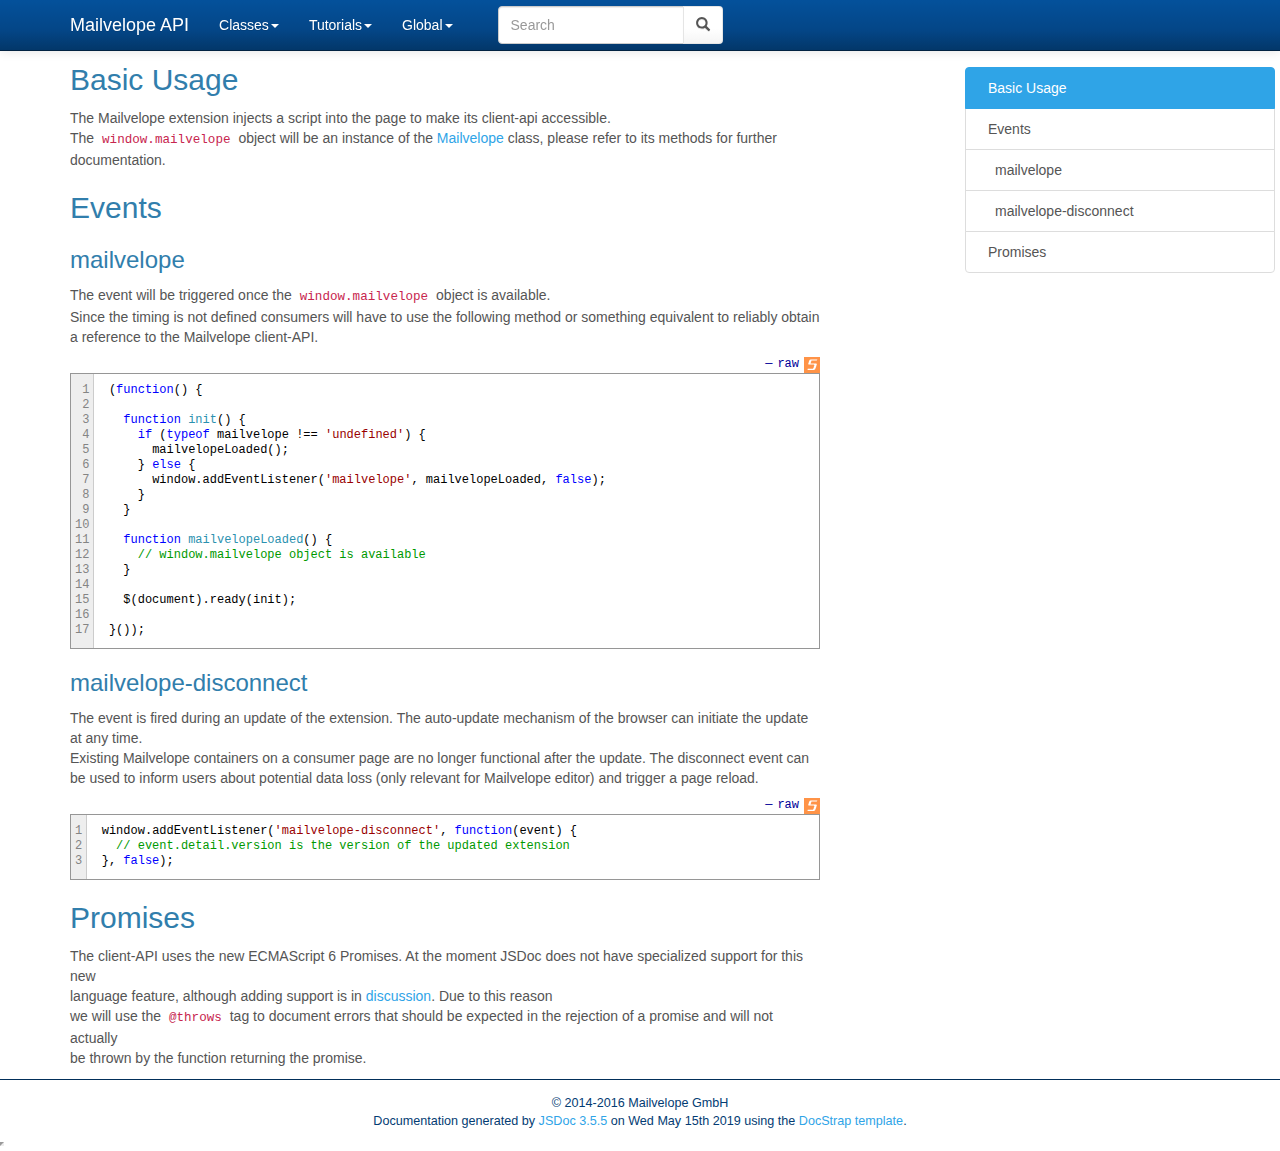
<file: index.html>
<!DOCTYPE html>

<html lang="en">
<head>
	<meta charset="utf-8">
	<meta name="viewport" content="width=device-width">
	<title>Mailvelope API Index</title>

	<!--[if lt IE 9]>
	<script src="//html5shiv.googlecode.com/svn/trunk/html5.js"></script>
	<![endif]-->
	<link type="text/css" rel="stylesheet" href="styles/sunlight.default.css">

	<link type="text/css" rel="stylesheet" href="styles/site.cerulean.css">

</head>

<body>

<div class="navbar navbar-default navbar-fixed-top navbar-inverse">
<div class="container">
	<div class="navbar-header">
		<a class="navbar-brand" href="index.html">Mailvelope API</a>
		<button class="navbar-toggle" type="button" data-toggle="collapse" data-target="#topNavigation">
			<span class="icon-bar"></span>
			<span class="icon-bar"></span>
			<span class="icon-bar"></span>
        </button>
	</div>
	<div class="navbar-collapse collapse" id="topNavigation">
		<ul class="nav navbar-nav">
			
			<li class="dropdown">
				<a href="classes.list.html" class="dropdown-toggle" data-toggle="dropdown">Classes<b class="caret"></b></a>
				<ul class="dropdown-menu ">
					<li><a href="Editor.html">Editor</a></li><li><a href="Generator.html">Generator</a></li><li><a href="KeyBackupPopup.html">KeyBackupPopup</a></li><li><a href="Keyring.html">Keyring</a></li><li><a href="Mailvelope.html">Mailvelope</a></li><li><a href="OpenPGPEncryptedForm.html">OpenPGPEncryptedForm</a></li><li><a href="RestoreBackup.html">RestoreBackup</a></li>
				</ul>
			</li>
			
			<li class="dropdown">
				<a href="tutorials.list.html" class="dropdown-toggle" data-toggle="dropdown">Tutorials<b class="caret"></b></a>
				<ul class="dropdown-menu ">
					<li><a href="tutorial-Readme.html">Readme</a></li>
				</ul>
			</li>
			
			<li class="dropdown">
				<a href="global.html" class="dropdown-toggle" data-toggle="dropdown">Global<b class="caret"></b></a>
				<ul class="dropdown-menu ">
					<li><a href="global.html">Global</a></li>
				</ul>
			</li>
			
		</ul>
        
            <div class="col-sm-3 col-md-3">
                <form class="navbar-form" role="search">
                    <div class="input-group">
                        <input type="text" class="form-control" placeholder="Search" name="q" id="search-input">
                        <div class="input-group-btn">
                            <button class="btn btn-default" id="search-submit"><i class="glyphicon glyphicon-search"></i></button>
                        </div>
                    </div>
                </form>
            </div>
        
	</div>

</div>
</div>


<div class="container" id="toc-content">
<div class="row">

	
	<div class="col-md-8">
	
		<div id="main">
			

	
	











	
	





    <section class="readme-section">
        <article><h2>Basic Usage</h2><p>The Mailvelope extension injects a script into the page to make its client-api accessible.<br>The <code>window.mailvelope</code> object will be an instance of the <a href="Mailvelope.html">Mailvelope</a> class, please refer to its methods for further documentation.</p>
<h2>Events</h2><h3>mailvelope</h3><p>The event will be triggered once the <code>window.mailvelope</code> object is available.<br>Since the timing is not defined consumers will have to use the following method or something equivalent to reliably obtain a reference to the Mailvelope client-API.</p>
<pre class="prettyprint source"><code>(function() {

  function init() {
    if (typeof mailvelope !== 'undefined') {
      mailvelopeLoaded();
    } else {
      window.addEventListener('mailvelope', mailvelopeLoaded, false);
    }
  }

  function mailvelopeLoaded() {
    // window.mailvelope object is available
  }

  $(document).ready(init);

}());</code></pre><h3>mailvelope-disconnect</h3><p>The event is fired during an update of the extension. The auto-update mechanism of the browser can initiate the update at any time.<br>Existing Mailvelope containers on a consumer page are no longer functional after the update. The disconnect event can be used to inform users about potential data loss (only relevant for Mailvelope editor) and trigger a page reload.</p>
<pre class="prettyprint source"><code>window.addEventListener('mailvelope-disconnect', function(event) {
  // event.detail.version is the version of the updated extension
}, false);</code></pre><h2>Promises</h2><p>The client-API uses the new ECMAScript 6 Promises. At the moment JSDoc does not have specialized support for this new<br>language feature, although adding support is in <a href="https://github.com/jsdoc3/jsdoc/issues/509">discussion</a>. Due to this reason<br>we will use the <code>@throws</code> tag to document errors that should be expected in the rejection of a promise and will not actually<br>be thrown by the function returning the promise.</p></article>
    </section>







		</div>
	</div>

	<div class="clearfix"></div>

	
		<div class="col-md-3">
			<div id="toc" class="col-md-3 hidden-xs hidden-sm hidden-md"></div>
		</div>
	

</div>
</div>


    <div class="modal fade" id="searchResults">
      <div class="modal-dialog">
        <div class="modal-content">
          <div class="modal-header">
            <button type="button" class="close" data-dismiss="modal" aria-label="Close"><span aria-hidden="true">&times;</span></button>
            <h4 class="modal-title">Search results</h4>
          </div>
          <div class="modal-body"></div>
          <div class="modal-footer">
            <button type="button" class="btn btn-default" data-dismiss="modal">Close</button>
          </div>
        </div><!-- /.modal-content -->
      </div><!-- /.modal-dialog -->
    </div>


<footer>


	<span class="copyright">
	© 2014-2016 Mailvelope GmbH
	</span>

<span class="jsdoc-message">
	Documentation generated by <a href="https://github.com/jsdoc3/jsdoc">JSDoc 3.5.5</a>
	
		on Wed May 15th 2019
	
	using the <a href="https://github.com/docstrap/docstrap">DocStrap template</a>.
</span>
</footer>

<script src="scripts/docstrap.lib.js"></script>
<script src="scripts/toc.js"></script>

    <script type="text/javascript" src="scripts/fulltext-search-ui.js"></script>


<script>
$( function () {
	$( "[id*='$']" ).each( function () {
		var $this = $( this );

		$this.attr( "id", $this.attr( "id" ).replace( "$", "__" ) );
	} );

	$( ".tutorial-section pre, .readme-section pre, pre.prettyprint.source" ).each( function () {
		var $this = $( this );

		var example = $this.find( "code" );
		exampleText = example.html();
		var lang = /{@lang (.*?)}/.exec( exampleText );
		if ( lang && lang[1] ) {
			exampleText = exampleText.replace( lang[0], "" );
			example.html( exampleText );
			lang = lang[1];
		} else {
			var langClassMatch = example.parent()[0].className.match(/lang\-(\S+)/);
			lang = langClassMatch ? langClassMatch[1] : "javascript";
		}

		if ( lang ) {

			$this
			.addClass( "sunlight-highlight-" + lang )
			.addClass( "linenums" )
			.html( example.html() );

		}
	} );

	Sunlight.highlightAll( {
		lineNumbers : true,
		showMenu : true,
		enableDoclinks : true
	} );

	$.catchAnchorLinks( {
        navbarOffset: 10
	} );
	$( "#toc" ).toc( {
		anchorName  : function ( i, heading, prefix ) {
			return $( heading ).attr( "id" ) || ( prefix + i );
		},
		selectors   : "#toc-content h1,#toc-content h2,#toc-content h3,#toc-content h4",
		showAndHide : false,
		smoothScrolling: true
	} );

	$( "#main span[id^='toc']" ).addClass( "toc-shim" );
	$( '.dropdown-toggle' ).dropdown();

    $( "table" ).each( function () {
      var $this = $( this );
      $this.addClass('table');
    } );

} );
</script>



<!--Navigation and Symbol Display-->


<!--Google Analytics-->



    <script type="text/javascript">
        $(document).ready(function() {
            SearcherDisplay.init();
        });
    </script>


</body>
</html>
</file>
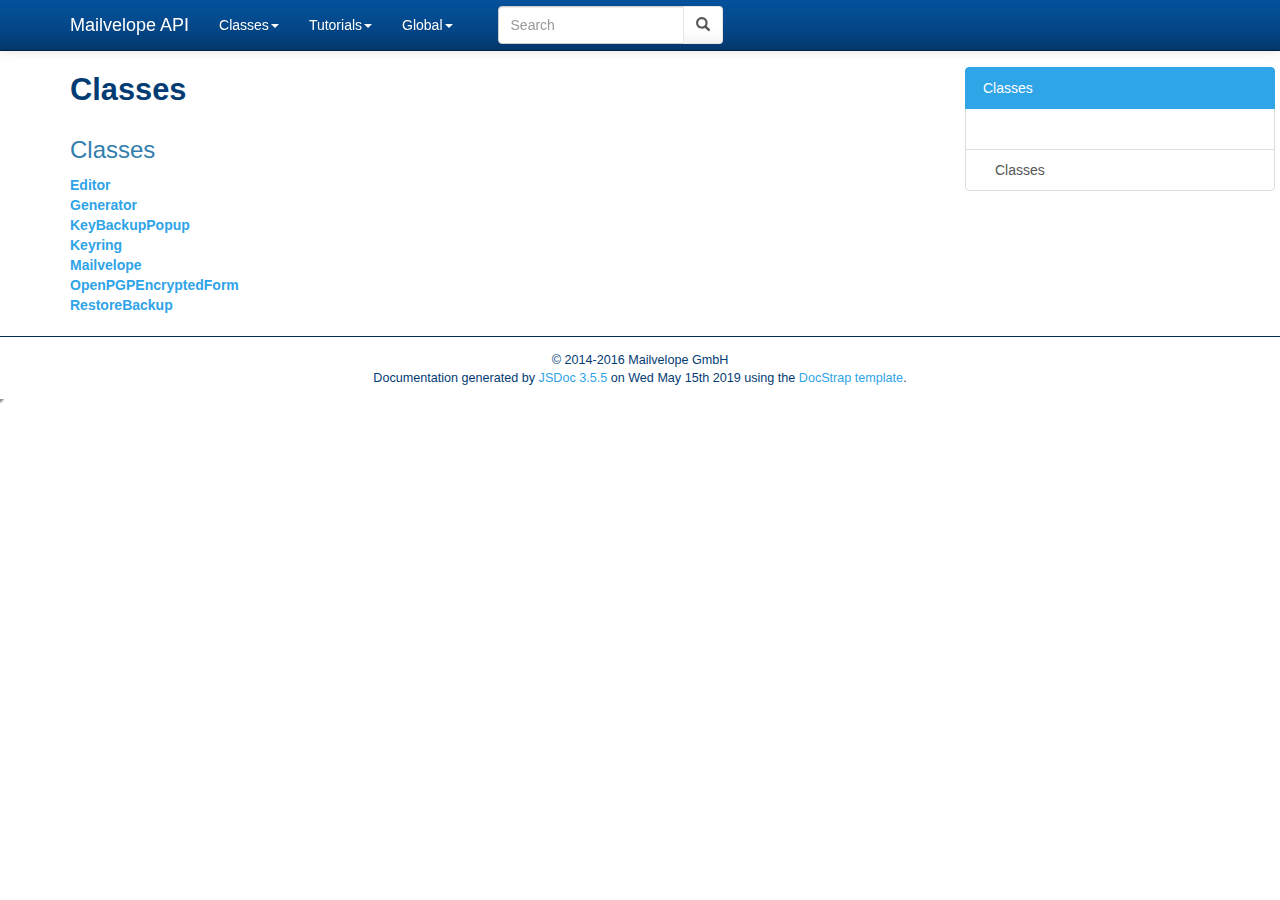
<file: classes.list.html>
<!DOCTYPE html>

<html lang="en">
<head>
	<meta charset="utf-8">
	<meta name="viewport" content="width=device-width">
	<title>Mailvelope API Classes</title>

	<!--[if lt IE 9]>
	<script src="//html5shiv.googlecode.com/svn/trunk/html5.js"></script>
	<![endif]-->
	<link type="text/css" rel="stylesheet" href="styles/sunlight.default.css">

	<link type="text/css" rel="stylesheet" href="styles/site.cerulean.css">

</head>

<body>

<div class="navbar navbar-default navbar-fixed-top navbar-inverse">
<div class="container">
	<div class="navbar-header">
		<a class="navbar-brand" href="index.html">Mailvelope API</a>
		<button class="navbar-toggle" type="button" data-toggle="collapse" data-target="#topNavigation">
			<span class="icon-bar"></span>
			<span class="icon-bar"></span>
			<span class="icon-bar"></span>
        </button>
	</div>
	<div class="navbar-collapse collapse" id="topNavigation">
		<ul class="nav navbar-nav">
			
			<li class="dropdown">
				<a href="classes.list.html" class="dropdown-toggle" data-toggle="dropdown">Classes<b class="caret"></b></a>
				<ul class="dropdown-menu ">
					<li><a href="Editor.html">Editor</a></li><li><a href="Generator.html">Generator</a></li><li><a href="KeyBackupPopup.html">KeyBackupPopup</a></li><li><a href="Keyring.html">Keyring</a></li><li><a href="Mailvelope.html">Mailvelope</a></li><li><a href="OpenPGPEncryptedForm.html">OpenPGPEncryptedForm</a></li><li><a href="RestoreBackup.html">RestoreBackup</a></li>
				</ul>
			</li>
			
			<li class="dropdown">
				<a href="tutorials.list.html" class="dropdown-toggle" data-toggle="dropdown">Tutorials<b class="caret"></b></a>
				<ul class="dropdown-menu ">
					<li><a href="tutorial-Readme.html">Readme</a></li>
				</ul>
			</li>
			
			<li class="dropdown">
				<a href="global.html" class="dropdown-toggle" data-toggle="dropdown">Global<b class="caret"></b></a>
				<ul class="dropdown-menu ">
					<li><a href="global.html">Global</a></li>
				</ul>
			</li>
			
		</ul>
        
            <div class="col-sm-3 col-md-3">
                <form class="navbar-form" role="search">
                    <div class="input-group">
                        <input type="text" class="form-control" placeholder="Search" name="q" id="search-input">
                        <div class="input-group-btn">
                            <button class="btn btn-default" id="search-submit"><i class="glyphicon glyphicon-search"></i></button>
                        </div>
                    </div>
                </form>
            </div>
        
	</div>

</div>
</div>


<div class="container" id="toc-content">
<div class="row">

	
	<div class="col-md-8">
	
		<div id="main">
			

	<h1 class="page-title">Classes</h1>
<section>

<header>
    
        <h2>
        
        </h2>
        
    
</header>


<article>
    <div class="container-overview">
    
        

        
<dl class="details">
    

	

	

	

    

    

    

    

	

	

	

	

	



	

	

	

	
</dl>


        
    
    </div>

    

    

    
        <h3 class="subsection-title">Classes</h3>

        <dl>
            <dt><a href="Editor.html">Editor</a></dt>
            <dd></dd>
        
            <dt><a href="Generator.html">Generator</a></dt>
            <dd></dd>
        
            <dt><a href="KeyBackupPopup.html">KeyBackupPopup</a></dt>
            <dd></dd>
        
            <dt><a href="Keyring.html">Keyring</a></dt>
            <dd></dd>
        
            <dt><a href="Mailvelope.html">Mailvelope</a></dt>
            <dd></dd>
        
            <dt><a href="OpenPGPEncryptedForm.html">OpenPGPEncryptedForm</a></dt>
            <dd></dd>
        
            <dt><a href="RestoreBackup.html">RestoreBackup</a></dt>
            <dd></dd>
        </dl>
    

    

    

    

    

    

    
</article>

</section>




		</div>
	</div>

	<div class="clearfix"></div>

	
		<div class="col-md-3">
			<div id="toc" class="col-md-3 hidden-xs hidden-sm hidden-md"></div>
		</div>
	

</div>
</div>


    <div class="modal fade" id="searchResults">
      <div class="modal-dialog">
        <div class="modal-content">
          <div class="modal-header">
            <button type="button" class="close" data-dismiss="modal" aria-label="Close"><span aria-hidden="true">&times;</span></button>
            <h4 class="modal-title">Search results</h4>
          </div>
          <div class="modal-body"></div>
          <div class="modal-footer">
            <button type="button" class="btn btn-default" data-dismiss="modal">Close</button>
          </div>
        </div><!-- /.modal-content -->
      </div><!-- /.modal-dialog -->
    </div>


<footer>


	<span class="copyright">
	© 2014-2016 Mailvelope GmbH
	</span>

<span class="jsdoc-message">
	Documentation generated by <a href="https://github.com/jsdoc3/jsdoc">JSDoc 3.5.5</a>
	
		on Wed May 15th 2019
	
	using the <a href="https://github.com/docstrap/docstrap">DocStrap template</a>.
</span>
</footer>

<script src="scripts/docstrap.lib.js"></script>
<script src="scripts/toc.js"></script>

    <script type="text/javascript" src="scripts/fulltext-search-ui.js"></script>


<script>
$( function () {
	$( "[id*='$']" ).each( function () {
		var $this = $( this );

		$this.attr( "id", $this.attr( "id" ).replace( "$", "__" ) );
	} );

	$( ".tutorial-section pre, .readme-section pre, pre.prettyprint.source" ).each( function () {
		var $this = $( this );

		var example = $this.find( "code" );
		exampleText = example.html();
		var lang = /{@lang (.*?)}/.exec( exampleText );
		if ( lang && lang[1] ) {
			exampleText = exampleText.replace( lang[0], "" );
			example.html( exampleText );
			lang = lang[1];
		} else {
			var langClassMatch = example.parent()[0].className.match(/lang\-(\S+)/);
			lang = langClassMatch ? langClassMatch[1] : "javascript";
		}

		if ( lang ) {

			$this
			.addClass( "sunlight-highlight-" + lang )
			.addClass( "linenums" )
			.html( example.html() );

		}
	} );

	Sunlight.highlightAll( {
		lineNumbers : true,
		showMenu : true,
		enableDoclinks : true
	} );

	$.catchAnchorLinks( {
        navbarOffset: 10
	} );
	$( "#toc" ).toc( {
		anchorName  : function ( i, heading, prefix ) {
			return $( heading ).attr( "id" ) || ( prefix + i );
		},
		selectors   : "#toc-content h1,#toc-content h2,#toc-content h3,#toc-content h4",
		showAndHide : false,
		smoothScrolling: true
	} );

	$( "#main span[id^='toc']" ).addClass( "toc-shim" );
	$( '.dropdown-toggle' ).dropdown();

    $( "table" ).each( function () {
      var $this = $( this );
      $this.addClass('table');
    } );

} );
</script>



<!--Navigation and Symbol Display-->


<!--Google Analytics-->



    <script type="text/javascript">
        $(document).ready(function() {
            SearcherDisplay.init();
        });
    </script>


</body>
</html>
</file>
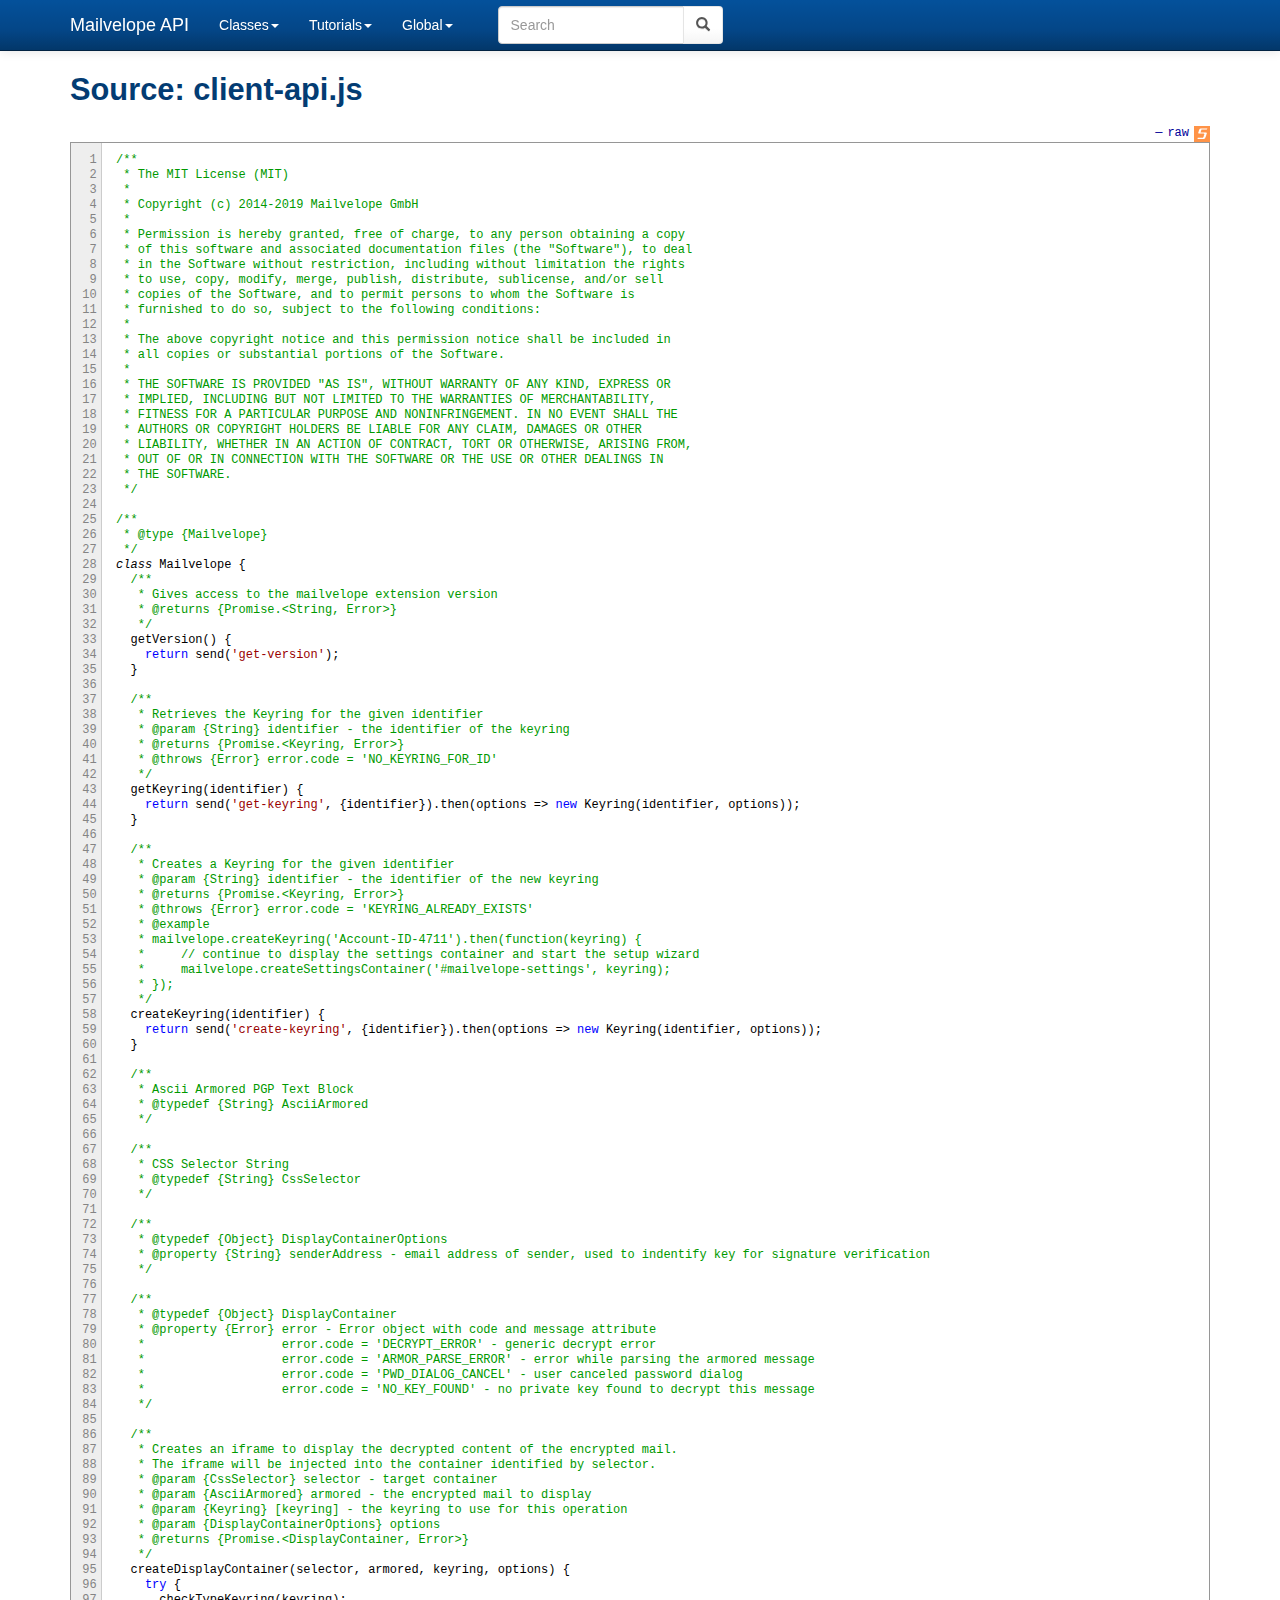
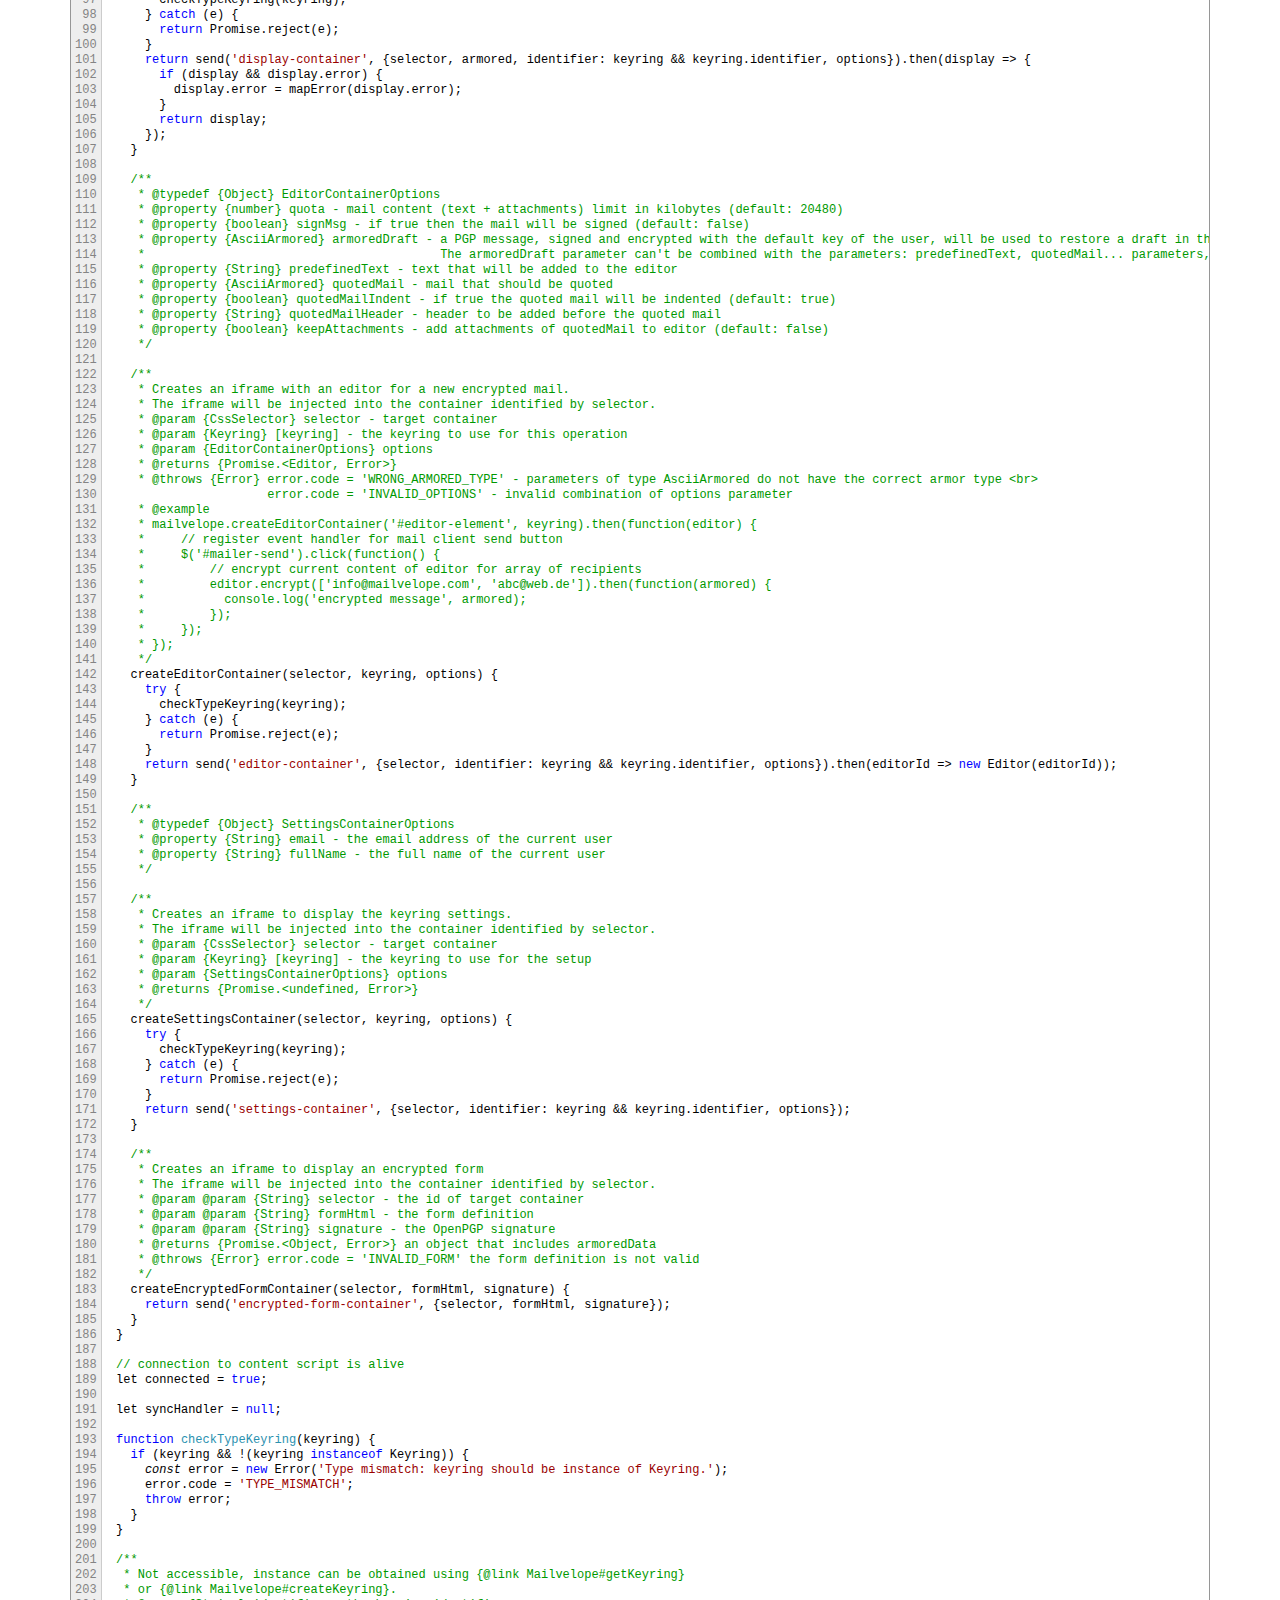
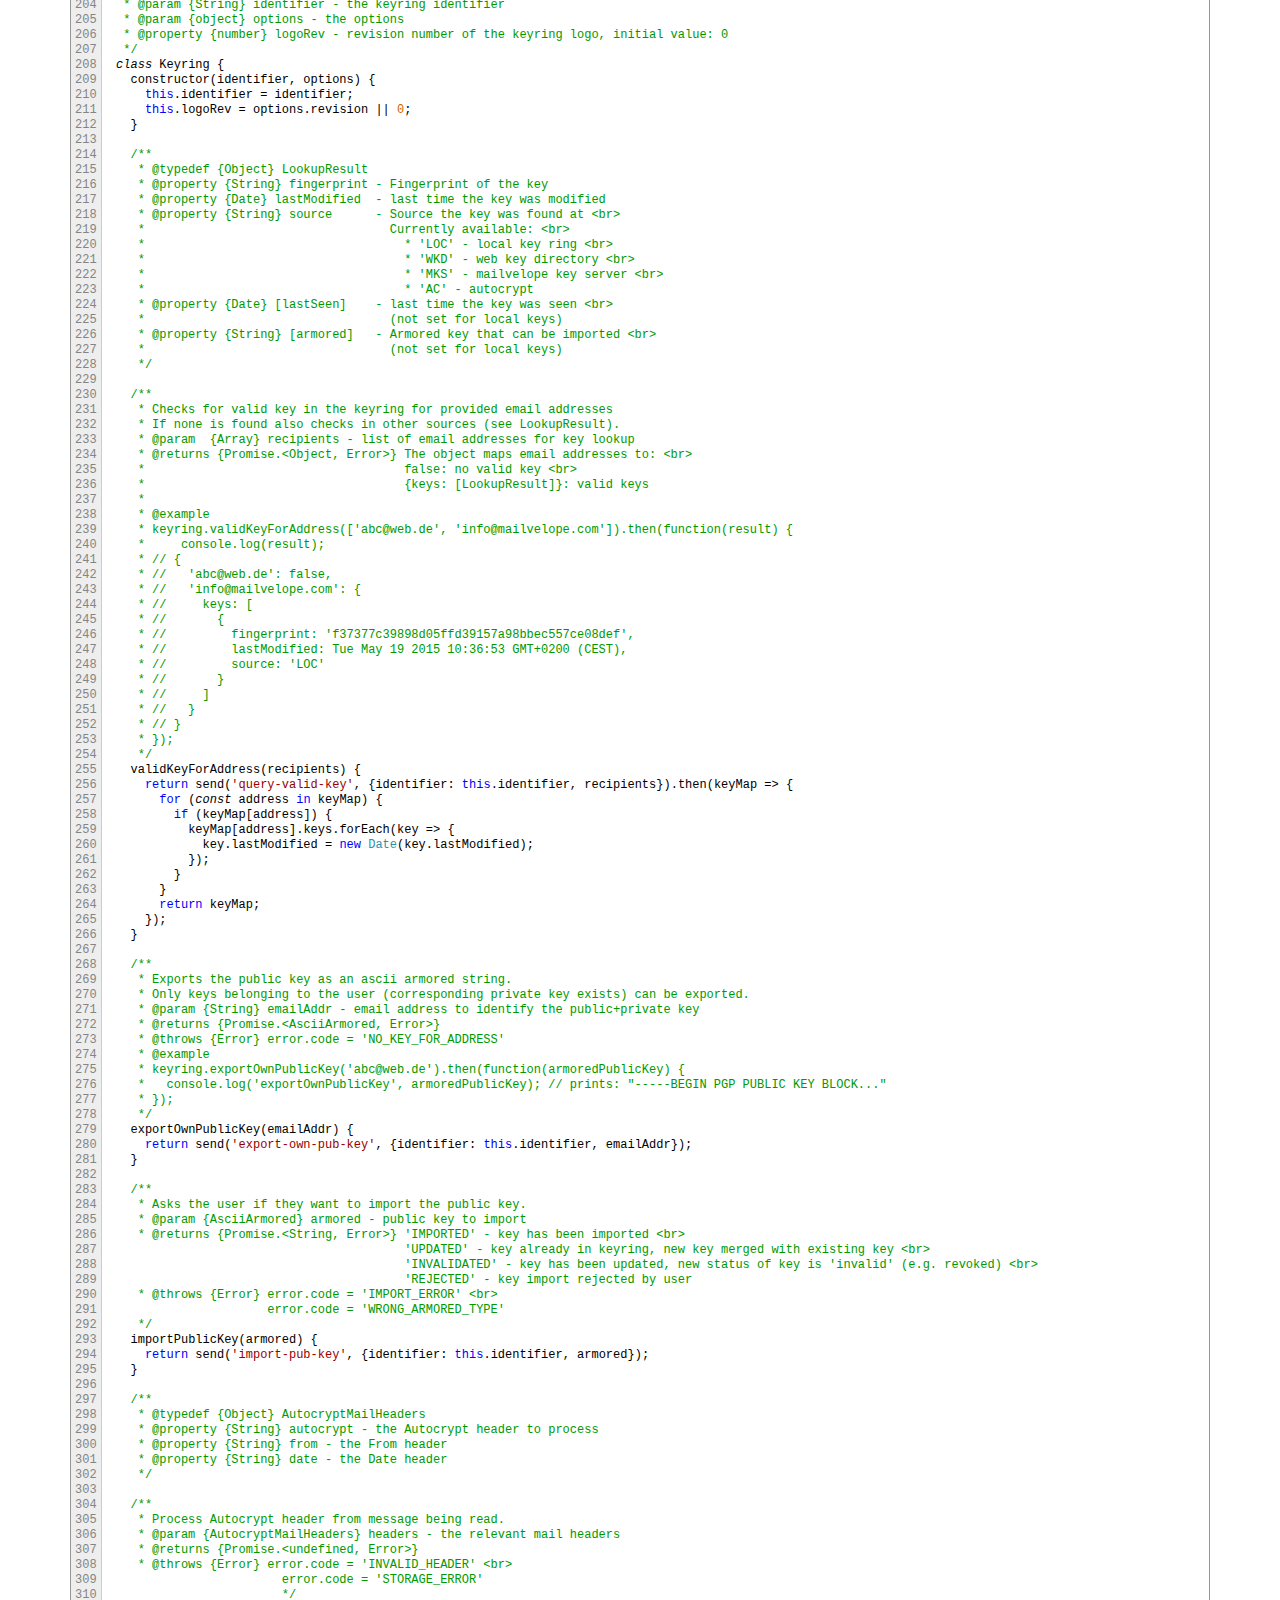
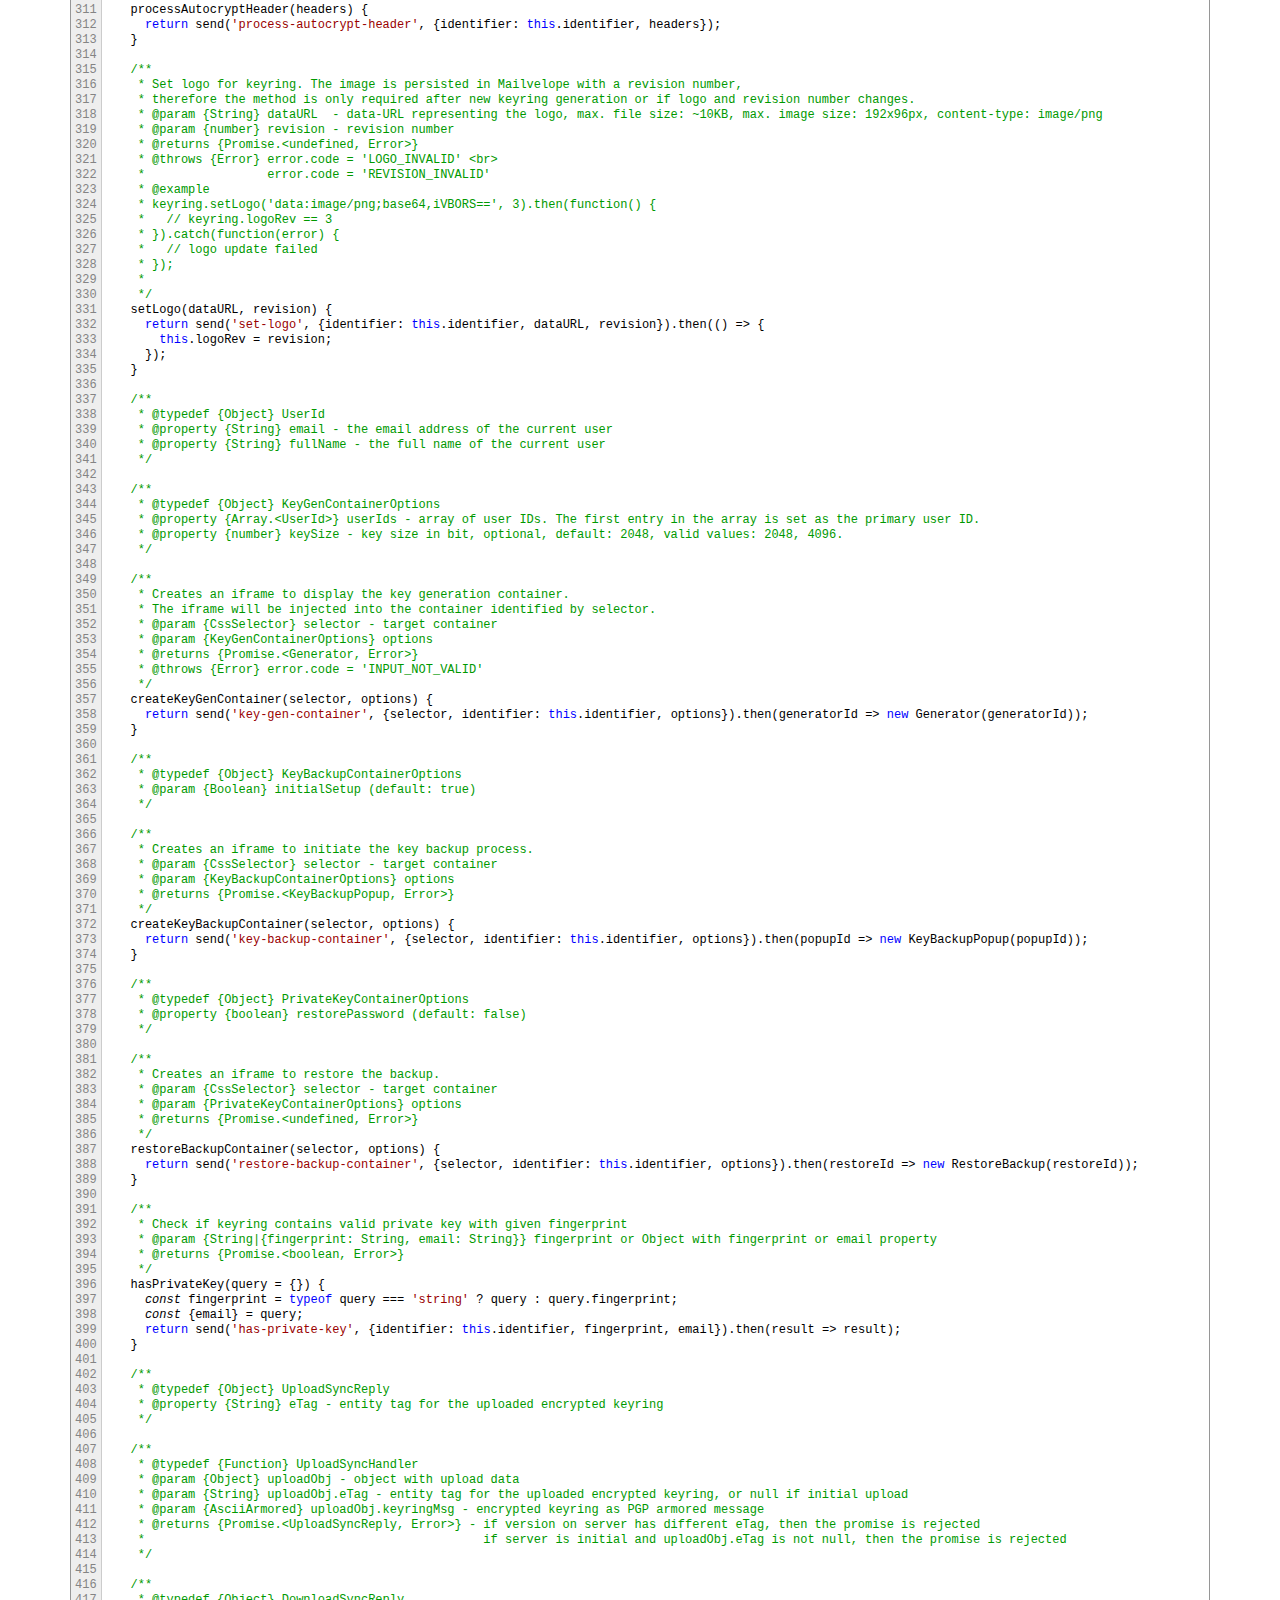
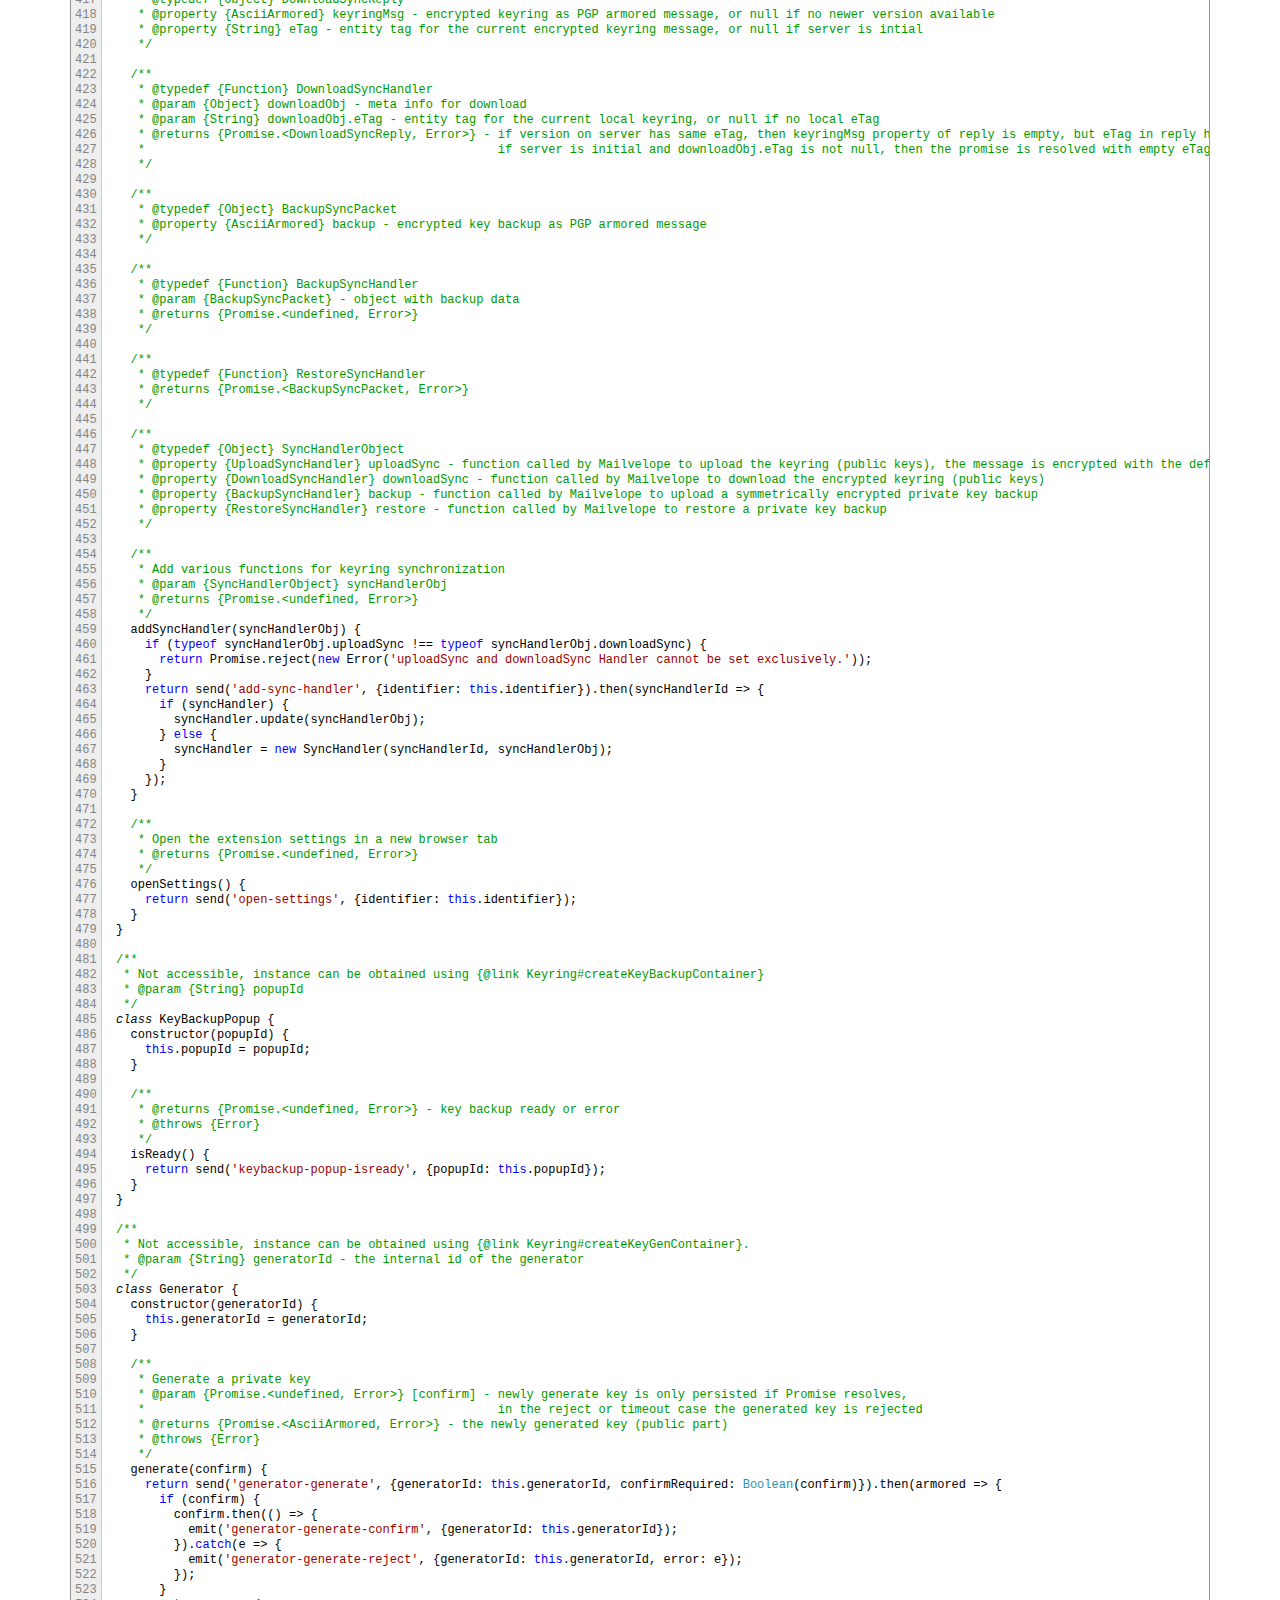
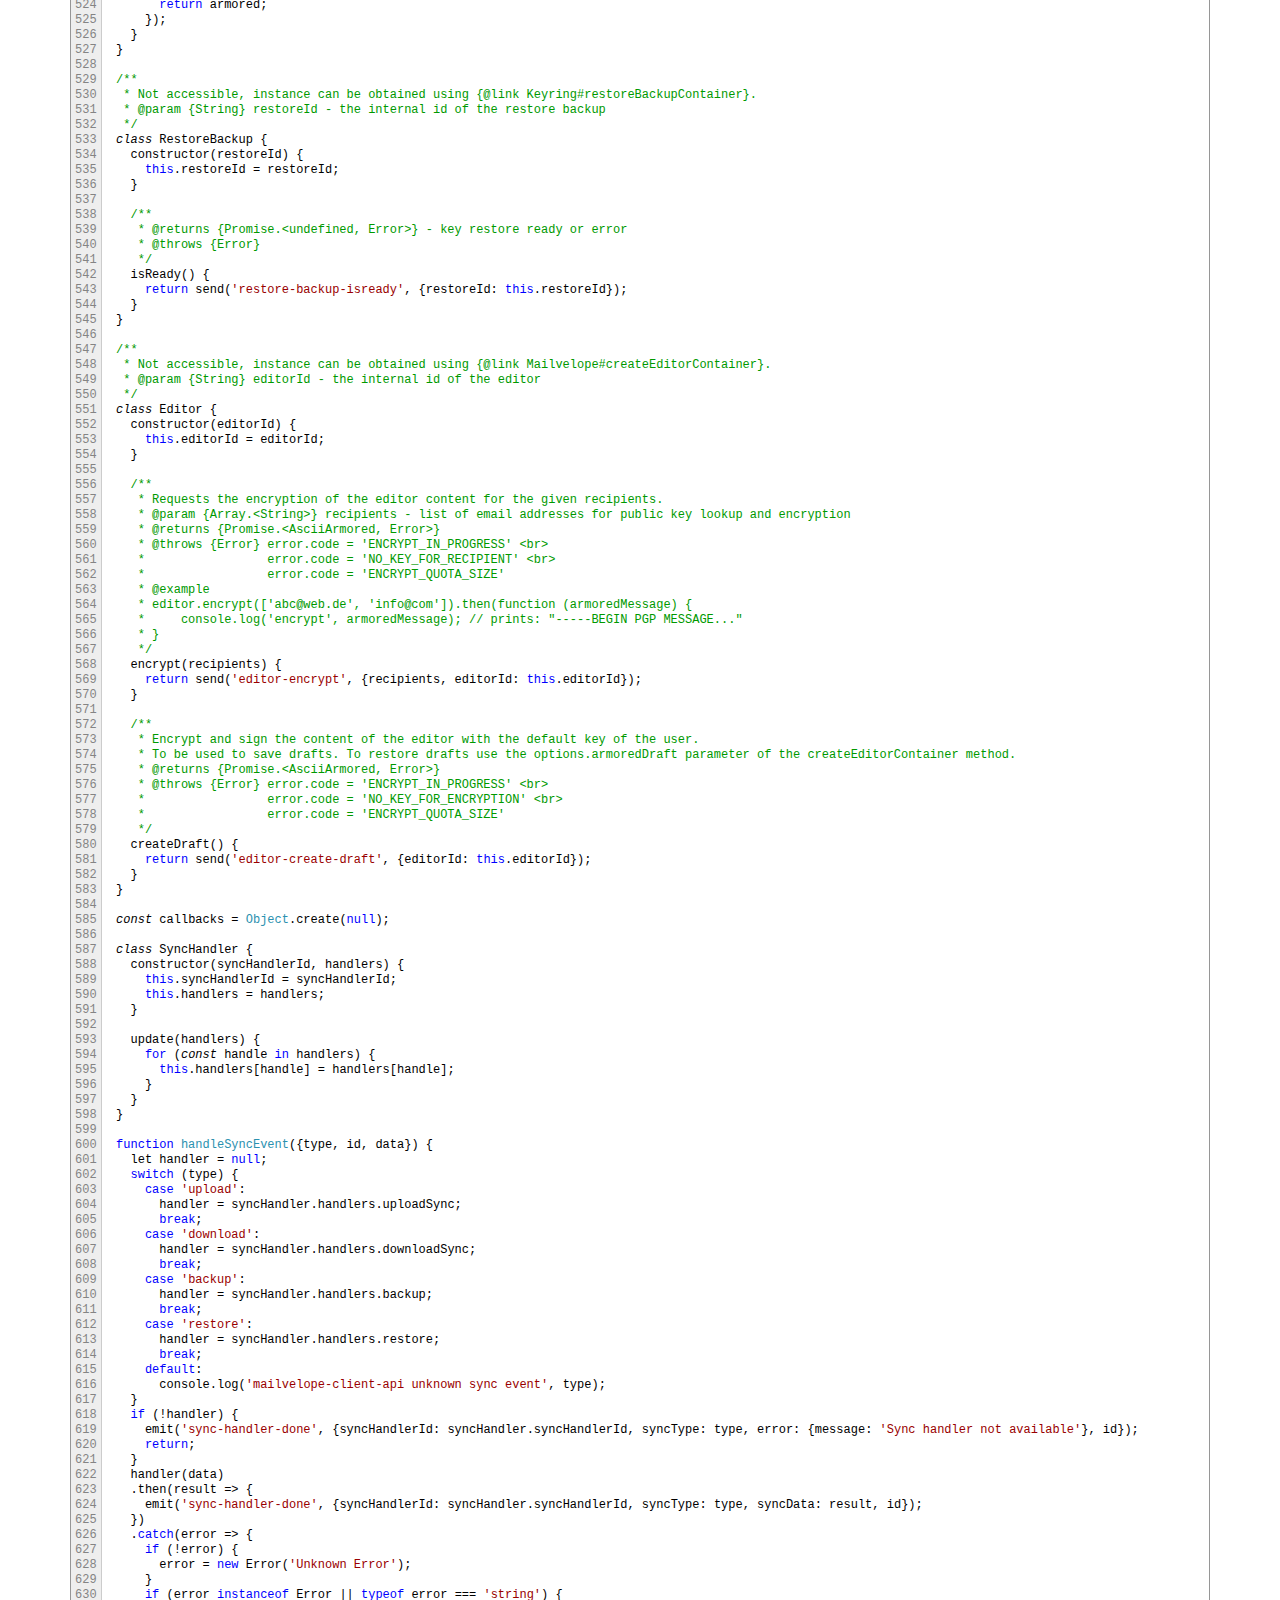
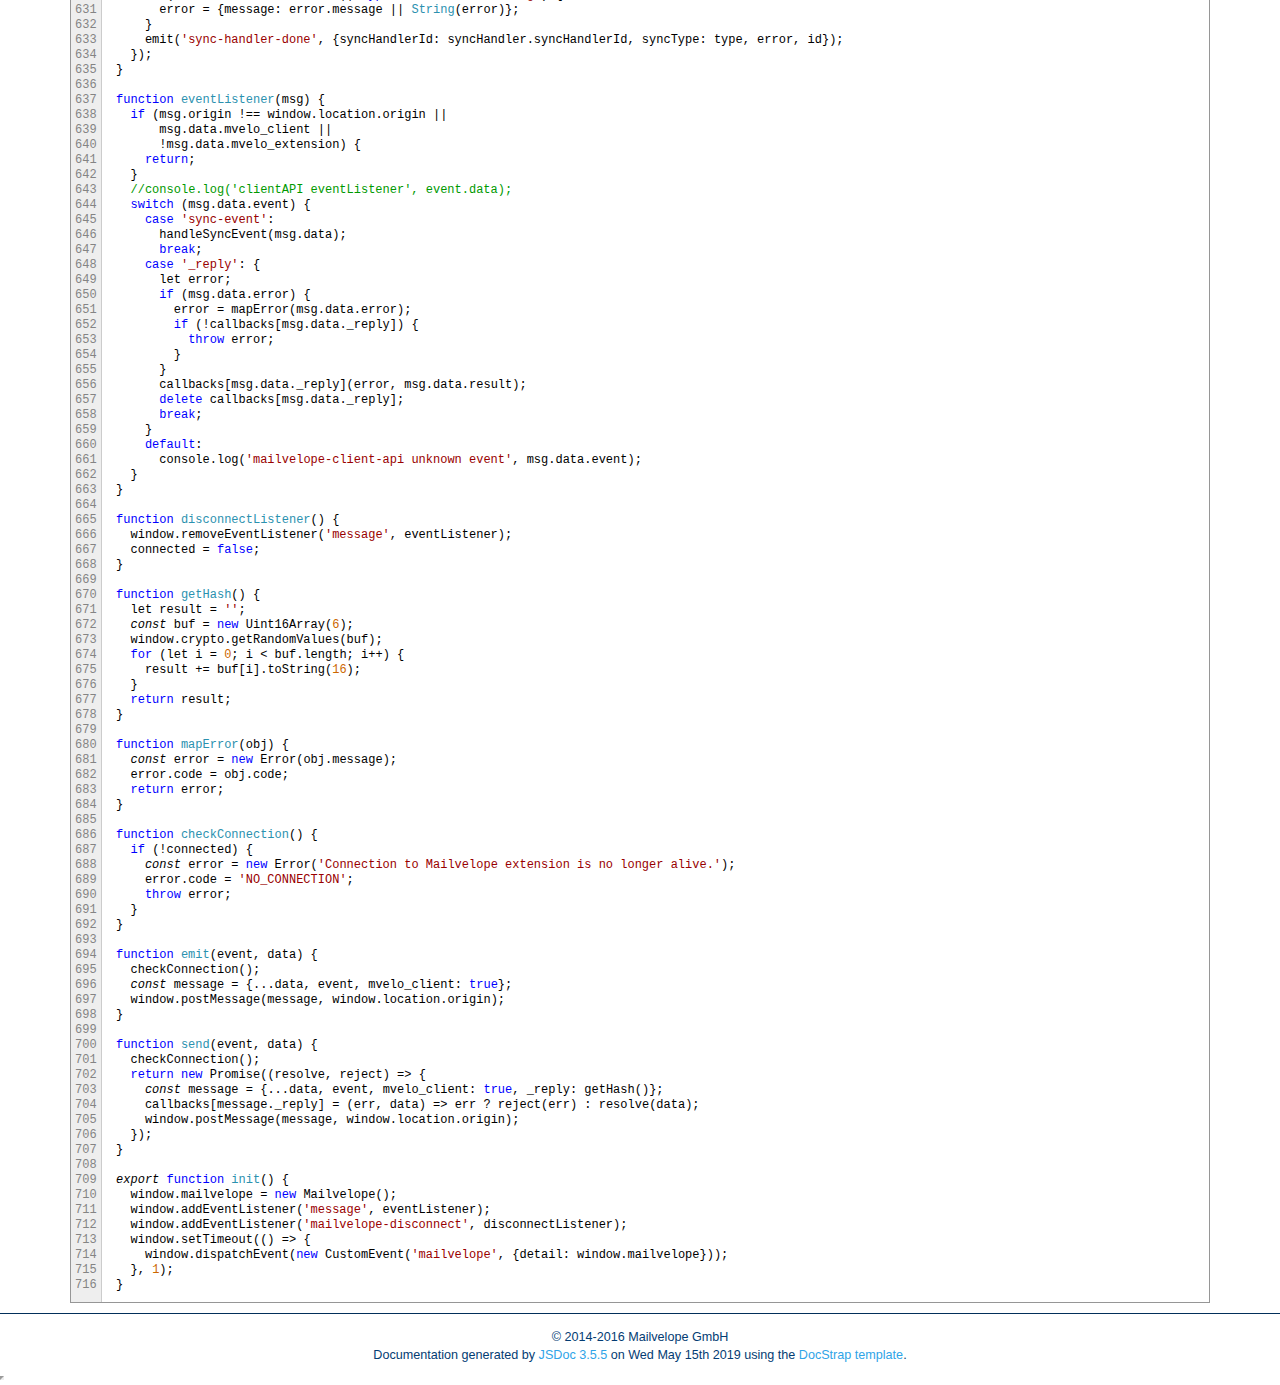
<file: client-api.js.html>
<!DOCTYPE html>

<html lang="en">
<head>
	<meta charset="utf-8">
	<meta name="viewport" content="width=device-width">
	<title>Mailvelope API Source: client-api.js</title>

	<!--[if lt IE 9]>
	<script src="//html5shiv.googlecode.com/svn/trunk/html5.js"></script>
	<![endif]-->
	<link type="text/css" rel="stylesheet" href="styles/sunlight.default.css">

	<link type="text/css" rel="stylesheet" href="styles/site.cerulean.css">

</head>

<body>

<div class="navbar navbar-default navbar-fixed-top navbar-inverse">
<div class="container">
	<div class="navbar-header">
		<a class="navbar-brand" href="index.html">Mailvelope API</a>
		<button class="navbar-toggle" type="button" data-toggle="collapse" data-target="#topNavigation">
			<span class="icon-bar"></span>
			<span class="icon-bar"></span>
			<span class="icon-bar"></span>
        </button>
	</div>
	<div class="navbar-collapse collapse" id="topNavigation">
		<ul class="nav navbar-nav">
			
			<li class="dropdown">
				<a href="classes.list.html" class="dropdown-toggle" data-toggle="dropdown">Classes<b class="caret"></b></a>
				<ul class="dropdown-menu ">
					<li><a href="Editor.html">Editor</a></li><li><a href="Generator.html">Generator</a></li><li><a href="KeyBackupPopup.html">KeyBackupPopup</a></li><li><a href="Keyring.html">Keyring</a></li><li><a href="Mailvelope.html">Mailvelope</a></li><li><a href="OpenPGPEncryptedForm.html">OpenPGPEncryptedForm</a></li><li><a href="RestoreBackup.html">RestoreBackup</a></li>
				</ul>
			</li>
			
			<li class="dropdown">
				<a href="tutorials.list.html" class="dropdown-toggle" data-toggle="dropdown">Tutorials<b class="caret"></b></a>
				<ul class="dropdown-menu ">
					<li><a href="tutorial-Readme.html">Readme</a></li>
				</ul>
			</li>
			
			<li class="dropdown">
				<a href="global.html" class="dropdown-toggle" data-toggle="dropdown">Global<b class="caret"></b></a>
				<ul class="dropdown-menu ">
					<li><a href="global.html">Global</a></li>
				</ul>
			</li>
			
		</ul>
        
            <div class="col-sm-3 col-md-3">
                <form class="navbar-form" role="search">
                    <div class="input-group">
                        <input type="text" class="form-control" placeholder="Search" name="q" id="search-input">
                        <div class="input-group-btn">
                            <button class="btn btn-default" id="search-submit"><i class="glyphicon glyphicon-search"></i></button>
                        </div>
                    </div>
                </form>
            </div>
        
	</div>

</div>
</div>


<div class="container" id="toc-content">
<div class="row">

	
	<div class="col-md-12">
	
		<div id="main">
			

		<h1 class="page-title">Source: client-api.js</h1>
    
<section>
    <article>
        <pre
            class="sunlight-highlight-javascript linenums">/**
 * The MIT License (MIT)
 *
 * Copyright (c) 2014-2019 Mailvelope GmbH
 *
 * Permission is hereby granted, free of charge, to any person obtaining a copy
 * of this software and associated documentation files (the "Software"), to deal
 * in the Software without restriction, including without limitation the rights
 * to use, copy, modify, merge, publish, distribute, sublicense, and/or sell
 * copies of the Software, and to permit persons to whom the Software is
 * furnished to do so, subject to the following conditions:
 *
 * The above copyright notice and this permission notice shall be included in
 * all copies or substantial portions of the Software.
 *
 * THE SOFTWARE IS PROVIDED "AS IS", WITHOUT WARRANTY OF ANY KIND, EXPRESS OR
 * IMPLIED, INCLUDING BUT NOT LIMITED TO THE WARRANTIES OF MERCHANTABILITY,
 * FITNESS FOR A PARTICULAR PURPOSE AND NONINFRINGEMENT. IN NO EVENT SHALL THE
 * AUTHORS OR COPYRIGHT HOLDERS BE LIABLE FOR ANY CLAIM, DAMAGES OR OTHER
 * LIABILITY, WHETHER IN AN ACTION OF CONTRACT, TORT OR OTHERWISE, ARISING FROM,
 * OUT OF OR IN CONNECTION WITH THE SOFTWARE OR THE USE OR OTHER DEALINGS IN
 * THE SOFTWARE.
 */

/**
 * @type {Mailvelope}
 */
class Mailvelope {
  /**
   * Gives access to the mailvelope extension version
   * @returns {Promise.&lt;String, Error>}
   */
  getVersion() {
    return send('get-version');
  }

  /**
   * Retrieves the Keyring for the given identifier
   * @param {String} identifier - the identifier of the keyring
   * @returns {Promise.&lt;Keyring, Error>}
   * @throws {Error} error.code = 'NO_KEYRING_FOR_ID'
   */
  getKeyring(identifier) {
    return send('get-keyring', {identifier}).then(options => new Keyring(identifier, options));
  }

  /**
   * Creates a Keyring for the given identifier
   * @param {String} identifier - the identifier of the new keyring
   * @returns {Promise.&lt;Keyring, Error>}
   * @throws {Error} error.code = 'KEYRING_ALREADY_EXISTS'
   * @example
   * mailvelope.createKeyring('Account-ID-4711').then(function(keyring) {
   *     // continue to display the settings container and start the setup wizard
   *     mailvelope.createSettingsContainer('#mailvelope-settings', keyring);
   * });
   */
  createKeyring(identifier) {
    return send('create-keyring', {identifier}).then(options => new Keyring(identifier, options));
  }

  /**
   * Ascii Armored PGP Text Block
   * @typedef {String} AsciiArmored
   */

  /**
   * CSS Selector String
   * @typedef {String} CssSelector
   */

  /**
   * @typedef {Object} DisplayContainerOptions
   * @property {String} senderAddress - email address of sender, used to indentify key for signature verification
   */

  /**
   * @typedef {Object} DisplayContainer
   * @property {Error} error - Error object with code and message attribute
   *                   error.code = 'DECRYPT_ERROR' - generic decrypt error
   *                   error.code = 'ARMOR_PARSE_ERROR' - error while parsing the armored message
   *                   error.code = 'PWD_DIALOG_CANCEL' - user canceled password dialog
   *                   error.code = 'NO_KEY_FOUND' - no private key found to decrypt this message
   */

  /**
   * Creates an iframe to display the decrypted content of the encrypted mail.
   * The iframe will be injected into the container identified by selector.
   * @param {CssSelector} selector - target container
   * @param {AsciiArmored} armored - the encrypted mail to display
   * @param {Keyring} [keyring] - the keyring to use for this operation
   * @param {DisplayContainerOptions} options
   * @returns {Promise.&lt;DisplayContainer, Error>}
   */
  createDisplayContainer(selector, armored, keyring, options) {
    try {
      checkTypeKeyring(keyring);
    } catch (e) {
      return Promise.reject(e);
    }
    return send('display-container', {selector, armored, identifier: keyring &amp;&amp; keyring.identifier, options}).then(display => {
      if (display &amp;&amp; display.error) {
        display.error = mapError(display.error);
      }
      return display;
    });
  }

  /**
   * @typedef {Object} EditorContainerOptions
   * @property {number} quota - mail content (text + attachments) limit in kilobytes (default: 20480)
   * @property {boolean} signMsg - if true then the mail will be signed (default: false)
   * @property {AsciiArmored} armoredDraft - a PGP message, signed and encrypted with the default key of the user, will be used to restore a draft in the editor
   *                                         The armoredDraft parameter can't be combined with the parameters: predefinedText, quotedMail... parameters, keepAttachments
   * @property {String} predefinedText - text that will be added to the editor
   * @property {AsciiArmored} quotedMail - mail that should be quoted
   * @property {boolean} quotedMailIndent - if true the quoted mail will be indented (default: true)
   * @property {String} quotedMailHeader - header to be added before the quoted mail
   * @property {boolean} keepAttachments - add attachments of quotedMail to editor (default: false)
   */

  /**
   * Creates an iframe with an editor for a new encrypted mail.
   * The iframe will be injected into the container identified by selector.
   * @param {CssSelector} selector - target container
   * @param {Keyring} [keyring] - the keyring to use for this operation
   * @param {EditorContainerOptions} options
   * @returns {Promise.&lt;Editor, Error>}
   * @throws {Error} error.code = 'WRONG_ARMORED_TYPE' - parameters of type AsciiArmored do not have the correct armor type &lt;br>
                     error.code = 'INVALID_OPTIONS' - invalid combination of options parameter
   * @example
   * mailvelope.createEditorContainer('#editor-element', keyring).then(function(editor) {
   *     // register event handler for mail client send button
   *     $('#mailer-send').click(function() {
   *         // encrypt current content of editor for array of recipients
   *         editor.encrypt(['info@mailvelope.com', 'abc@web.de']).then(function(armored) {
   *           console.log('encrypted message', armored);
   *         });
   *     });
   * });
   */
  createEditorContainer(selector, keyring, options) {
    try {
      checkTypeKeyring(keyring);
    } catch (e) {
      return Promise.reject(e);
    }
    return send('editor-container', {selector, identifier: keyring &amp;&amp; keyring.identifier, options}).then(editorId => new Editor(editorId));
  }

  /**
   * @typedef {Object} SettingsContainerOptions
   * @property {String} email - the email address of the current user
   * @property {String} fullName - the full name of the current user
   */

  /**
   * Creates an iframe to display the keyring settings.
   * The iframe will be injected into the container identified by selector.
   * @param {CssSelector} selector - target container
   * @param {Keyring} [keyring] - the keyring to use for the setup
   * @param {SettingsContainerOptions} options
   * @returns {Promise.&lt;undefined, Error>}
   */
  createSettingsContainer(selector, keyring, options) {
    try {
      checkTypeKeyring(keyring);
    } catch (e) {
      return Promise.reject(e);
    }
    return send('settings-container', {selector, identifier: keyring &amp;&amp; keyring.identifier, options});
  }

  /**
   * Creates an iframe to display an encrypted form
   * The iframe will be injected into the container identified by selector.
   * @param @param {String} selector - the id of target container
   * @param @param {String} formHtml - the form definition
   * @param @param {String} signature - the OpenPGP signature
   * @returns {Promise.&lt;Object, Error>} an object that includes armoredData
   * @throws {Error} error.code = 'INVALID_FORM' the form definition is not valid
   */
  createEncryptedFormContainer(selector, formHtml, signature) {
    return send('encrypted-form-container', {selector, formHtml, signature});
  }
}

// connection to content script is alive
let connected = true;

let syncHandler = null;

function checkTypeKeyring(keyring) {
  if (keyring &amp;&amp; !(keyring instanceof Keyring)) {
    const error = new Error('Type mismatch: keyring should be instance of Keyring.');
    error.code = 'TYPE_MISMATCH';
    throw error;
  }
}

/**
 * Not accessible, instance can be obtained using {@link Mailvelope#getKeyring}
 * or {@link Mailvelope#createKeyring}.
 * @param {String} identifier - the keyring identifier
 * @param {object} options - the options
 * @property {number} logoRev - revision number of the keyring logo, initial value: 0
 */
class Keyring {
  constructor(identifier, options) {
    this.identifier = identifier;
    this.logoRev = options.revision || 0;
  }

  /**
   * @typedef {Object} LookupResult
   * @property {String} fingerprint - Fingerprint of the key
   * @property {Date} lastModified  - last time the key was modified
   * @property {String} source      - Source the key was found at &lt;br>
   *                                  Currently available: &lt;br>
   *                                    * 'LOC' - local key ring &lt;br>
   *                                    * 'WKD' - web key directory &lt;br>
   *                                    * 'MKS' - mailvelope key server &lt;br>
   *                                    * 'AC' - autocrypt
   * @property {Date} [lastSeen]    - last time the key was seen &lt;br>
   *                                  (not set for local keys)
   * @property {String} [armored]   - Armored key that can be imported &lt;br>
   *                                  (not set for local keys)
   */

  /**
   * Checks for valid key in the keyring for provided email addresses
   * If none is found also checks in other sources (see LookupResult).
   * @param  {Array} recipients - list of email addresses for key lookup
   * @returns {Promise.&lt;Object, Error>} The object maps email addresses to: &lt;br>
   *                                    false: no valid key &lt;br>
   *                                    {keys: [LookupResult]}: valid keys
   *
   * @example
   * keyring.validKeyForAddress(['abc@web.de', 'info@mailvelope.com']).then(function(result) {
   *     console.log(result);
   * // {
   * //   'abc@web.de': false,
   * //   'info@mailvelope.com': {
   * //     keys: [
   * //       {
   * //         fingerprint: 'f37377c39898d05ffd39157a98bbec557ce08def',
   * //         lastModified: Tue May 19 2015 10:36:53 GMT+0200 (CEST),
   * //         source: 'LOC'
   * //       }
   * //     ]
   * //   }
   * // }
   * });
   */
  validKeyForAddress(recipients) {
    return send('query-valid-key', {identifier: this.identifier, recipients}).then(keyMap => {
      for (const address in keyMap) {
        if (keyMap[address]) {
          keyMap[address].keys.forEach(key => {
            key.lastModified = new Date(key.lastModified);
          });
        }
      }
      return keyMap;
    });
  }

  /**
   * Exports the public key as an ascii armored string.
   * Only keys belonging to the user (corresponding private key exists) can be exported.
   * @param {String} emailAddr - email address to identify the public+private key
   * @returns {Promise.&lt;AsciiArmored, Error>}
   * @throws {Error} error.code = 'NO_KEY_FOR_ADDRESS'
   * @example
   * keyring.exportOwnPublicKey('abc@web.de').then(function(armoredPublicKey) {
   *   console.log('exportOwnPublicKey', armoredPublicKey); // prints: "-----BEGIN PGP PUBLIC KEY BLOCK..."
   * });
   */
  exportOwnPublicKey(emailAddr) {
    return send('export-own-pub-key', {identifier: this.identifier, emailAddr});
  }

  /**
   * Asks the user if they want to import the public key.
   * @param {AsciiArmored} armored - public key to import
   * @returns {Promise.&lt;String, Error>} 'IMPORTED' - key has been imported &lt;br>
                                        'UPDATED' - key already in keyring, new key merged with existing key &lt;br>
                                        'INVALIDATED' - key has been updated, new status of key is 'invalid' (e.g. revoked) &lt;br>
                                        'REJECTED' - key import rejected by user
   * @throws {Error} error.code = 'IMPORT_ERROR' &lt;br>
                     error.code = 'WRONG_ARMORED_TYPE'
   */
  importPublicKey(armored) {
    return send('import-pub-key', {identifier: this.identifier, armored});
  }

  /**
   * @typedef {Object} AutocryptMailHeaders
   * @property {String} autocrypt - the Autocrypt header to process
   * @property {String} from - the From header
   * @property {String} date - the Date header
   */

  /**
   * Process Autocrypt header from message being read.
   * @param {AutocryptMailHeaders} headers - the relevant mail headers
   * @returns {Promise.&lt;undefined, Error>}
   * @throws {Error} error.code = 'INVALID_HEADER' &lt;br>
                       error.code = 'STORAGE_ERROR'
                       */
  processAutocryptHeader(headers) {
    return send('process-autocrypt-header', {identifier: this.identifier, headers});
  }

  /**
   * Set logo for keyring. The image is persisted in Mailvelope with a revision number,
   * therefore the method is only required after new keyring generation or if logo and revision number changes.
   * @param {String} dataURL  - data-URL representing the logo, max. file size: ~10KB, max. image size: 192x96px, content-type: image/png
   * @param {number} revision - revision number
   * @returns {Promise.&lt;undefined, Error>}
   * @throws {Error} error.code = 'LOGO_INVALID' &lt;br>
   *                 error.code = 'REVISION_INVALID'
   * @example
   * keyring.setLogo('[data-uri]', 3).then(function() {
   *   // keyring.logoRev == 3
   * }).catch(function(error) {
   *   // logo update failed
   * });
   *
   */
  setLogo(dataURL, revision) {
    return send('set-logo', {identifier: this.identifier, dataURL, revision}).then(() => {
      this.logoRev = revision;
    });
  }

  /**
   * @typedef {Object} UserId
   * @property {String} email - the email address of the current user
   * @property {String} fullName - the full name of the current user
   */

  /**
   * @typedef {Object} KeyGenContainerOptions
   * @property {Array.&lt;UserId>} userIds - array of user IDs. The first entry in the array is set as the primary user ID.
   * @property {number} keySize - key size in bit, optional, default: 2048, valid values: 2048, 4096.
   */

  /**
   * Creates an iframe to display the key generation container.
   * The iframe will be injected into the container identified by selector.
   * @param {CssSelector} selector - target container
   * @param {KeyGenContainerOptions} options
   * @returns {Promise.&lt;Generator, Error>}
   * @throws {Error} error.code = 'INPUT_NOT_VALID'
   */
  createKeyGenContainer(selector, options) {
    return send('key-gen-container', {selector, identifier: this.identifier, options}).then(generatorId => new Generator(generatorId));
  }

  /**
   * @typedef {Object} KeyBackupContainerOptions
   * @param {Boolean} initialSetup (default: true)
   */

  /**
   * Creates an iframe to initiate the key backup process.
   * @param {CssSelector} selector - target container
   * @param {KeyBackupContainerOptions} options
   * @returns {Promise.&lt;KeyBackupPopup, Error>}
   */
  createKeyBackupContainer(selector, options) {
    return send('key-backup-container', {selector, identifier: this.identifier, options}).then(popupId => new KeyBackupPopup(popupId));
  }

  /**
   * @typedef {Object} PrivateKeyContainerOptions
   * @property {boolean} restorePassword (default: false)
   */

  /**
   * Creates an iframe to restore the backup.
   * @param {CssSelector} selector - target container
   * @param {PrivateKeyContainerOptions} options
   * @returns {Promise.&lt;undefined, Error>}
   */
  restoreBackupContainer(selector, options) {
    return send('restore-backup-container', {selector, identifier: this.identifier, options}).then(restoreId => new RestoreBackup(restoreId));
  }

  /**
   * Check if keyring contains valid private key with given fingerprint
   * @param {String|{fingerprint: String, email: String}} fingerprint or Object with fingerprint or email property
   * @returns {Promise.&lt;boolean, Error>}
   */
  hasPrivateKey(query = {}) {
    const fingerprint = typeof query === 'string' ? query : query.fingerprint;
    const {email} = query;
    return send('has-private-key', {identifier: this.identifier, fingerprint, email}).then(result => result);
  }

  /**
   * @typedef {Object} UploadSyncReply
   * @property {String} eTag - entity tag for the uploaded encrypted keyring
   */

  /**
   * @typedef {Function} UploadSyncHandler
   * @param {Object} uploadObj - object with upload data
   * @param {String} uploadObj.eTag - entity tag for the uploaded encrypted keyring, or null if initial upload
   * @param {AsciiArmored} uploadObj.keyringMsg - encrypted keyring as PGP armored message
   * @returns {Promise.&lt;UploadSyncReply, Error>} - if version on server has different eTag, then the promise is rejected
   *                                               if server is initial and uploadObj.eTag is not null, then the promise is rejected
   */

  /**
   * @typedef {Object} DownloadSyncReply
   * @property {AsciiArmored} keyringMsg - encrypted keyring as PGP armored message, or null if no newer version available
   * @property {String} eTag - entity tag for the current encrypted keyring message, or null if server is intial
   */

  /**
   * @typedef {Function} DownloadSyncHandler
   * @param {Object} downloadObj - meta info for download
   * @param {String} downloadObj.eTag - entity tag for the current local keyring, or null if no local eTag
   * @returns {Promise.&lt;DownloadSyncReply, Error>} - if version on server has same eTag, then keyringMsg property of reply is empty, but eTag in reply has to be set
   *                                                 if server is initial and downloadObj.eTag is not null, then the promise is resolved with empty eTag
   */

  /**
   * @typedef {Object} BackupSyncPacket
   * @property {AsciiArmored} backup - encrypted key backup as PGP armored message
   */

  /**
   * @typedef {Function} BackupSyncHandler
   * @param {BackupSyncPacket} - object with backup data
   * @returns {Promise.&lt;undefined, Error>}
   */

  /**
   * @typedef {Function} RestoreSyncHandler
   * @returns {Promise.&lt;BackupSyncPacket, Error>}
   */

  /**
   * @typedef {Object} SyncHandlerObject
   * @property {UploadSyncHandler} uploadSync - function called by Mailvelope to upload the keyring (public keys), the message is encrypted with the default private key
   * @property {DownloadSyncHandler} downloadSync - function called by Mailvelope to download the encrypted keyring (public keys)
   * @property {BackupSyncHandler} backup - function called by Mailvelope to upload a symmetrically encrypted private key backup
   * @property {RestoreSyncHandler} restore - function called by Mailvelope to restore a private key backup
   */

  /**
   * Add various functions for keyring synchronization
   * @param {SyncHandlerObject} syncHandlerObj
   * @returns {Promise.&lt;undefined, Error>}
   */
  addSyncHandler(syncHandlerObj) {
    if (typeof syncHandlerObj.uploadSync !== typeof syncHandlerObj.downloadSync) {
      return Promise.reject(new Error('uploadSync and downloadSync Handler cannot be set exclusively.'));
    }
    return send('add-sync-handler', {identifier: this.identifier}).then(syncHandlerId => {
      if (syncHandler) {
        syncHandler.update(syncHandlerObj);
      } else {
        syncHandler = new SyncHandler(syncHandlerId, syncHandlerObj);
      }
    });
  }

  /**
   * Open the extension settings in a new browser tab
   * @returns {Promise.&lt;undefined, Error>}
   */
  openSettings() {
    return send('open-settings', {identifier: this.identifier});
  }
}

/**
 * Not accessible, instance can be obtained using {@link Keyring#createKeyBackupContainer}
 * @param {String} popupId
 */
class KeyBackupPopup {
  constructor(popupId) {
    this.popupId = popupId;
  }

  /**
   * @returns {Promise.&lt;undefined, Error>} - key backup ready or error
   * @throws {Error}
   */
  isReady() {
    return send('keybackup-popup-isready', {popupId: this.popupId});
  }
}

/**
 * Not accessible, instance can be obtained using {@link Keyring#createKeyGenContainer}.
 * @param {String} generatorId - the internal id of the generator
 */
class Generator {
  constructor(generatorId) {
    this.generatorId = generatorId;
  }

  /**
   * Generate a private key
   * @param {Promise.&lt;undefined, Error>} [confirm] - newly generate key is only persisted if Promise resolves,
   *                                                 in the reject or timeout case the generated key is rejected
   * @returns {Promise.&lt;AsciiArmored, Error>} - the newly generated key (public part)
   * @throws {Error}
   */
  generate(confirm) {
    return send('generator-generate', {generatorId: this.generatorId, confirmRequired: Boolean(confirm)}).then(armored => {
      if (confirm) {
        confirm.then(() => {
          emit('generator-generate-confirm', {generatorId: this.generatorId});
        }).catch(e => {
          emit('generator-generate-reject', {generatorId: this.generatorId, error: e});
        });
      }
      return armored;
    });
  }
}

/**
 * Not accessible, instance can be obtained using {@link Keyring#restoreBackupContainer}.
 * @param {String} restoreId - the internal id of the restore backup
 */
class RestoreBackup {
  constructor(restoreId) {
    this.restoreId = restoreId;
  }

  /**
   * @returns {Promise.&lt;undefined, Error>} - key restore ready or error
   * @throws {Error}
   */
  isReady() {
    return send('restore-backup-isready', {restoreId: this.restoreId});
  }
}

/**
 * Not accessible, instance can be obtained using {@link Mailvelope#createEditorContainer}.
 * @param {String} editorId - the internal id of the editor
 */
class Editor {
  constructor(editorId) {
    this.editorId = editorId;
  }

  /**
   * Requests the encryption of the editor content for the given recipients.
   * @param {Array.&lt;String>} recipients - list of email addresses for public key lookup and encryption
   * @returns {Promise.&lt;AsciiArmored, Error>}
   * @throws {Error} error.code = 'ENCRYPT_IN_PROGRESS' &lt;br>
   *                 error.code = 'NO_KEY_FOR_RECIPIENT' &lt;br>
   *                 error.code = 'ENCRYPT_QUOTA_SIZE'
   * @example
   * editor.encrypt(['abc@web.de', 'info@com']).then(function (armoredMessage) {
   *     console.log('encrypt', armoredMessage); // prints: "-----BEGIN PGP MESSAGE..."
   * }
   */
  encrypt(recipients) {
    return send('editor-encrypt', {recipients, editorId: this.editorId});
  }

  /**
   * Encrypt and sign the content of the editor with the default key of the user.
   * To be used to save drafts. To restore drafts use the options.armoredDraft parameter of the createEditorContainer method.
   * @returns {Promise.&lt;AsciiArmored, Error>}
   * @throws {Error} error.code = 'ENCRYPT_IN_PROGRESS' &lt;br>
   *                 error.code = 'NO_KEY_FOR_ENCRYPTION' &lt;br>
   *                 error.code = 'ENCRYPT_QUOTA_SIZE'
   */
  createDraft() {
    return send('editor-create-draft', {editorId: this.editorId});
  }
}

const callbacks = Object.create(null);

class SyncHandler {
  constructor(syncHandlerId, handlers) {
    this.syncHandlerId = syncHandlerId;
    this.handlers = handlers;
  }

  update(handlers) {
    for (const handle in handlers) {
      this.handlers[handle] = handlers[handle];
    }
  }
}

function handleSyncEvent({type, id, data}) {
  let handler = null;
  switch (type) {
    case 'upload':
      handler = syncHandler.handlers.uploadSync;
      break;
    case 'download':
      handler = syncHandler.handlers.downloadSync;
      break;
    case 'backup':
      handler = syncHandler.handlers.backup;
      break;
    case 'restore':
      handler = syncHandler.handlers.restore;
      break;
    default:
      console.log('mailvelope-client-api unknown sync event', type);
  }
  if (!handler) {
    emit('sync-handler-done', {syncHandlerId: syncHandler.syncHandlerId, syncType: type, error: {message: 'Sync handler not available'}, id});
    return;
  }
  handler(data)
  .then(result => {
    emit('sync-handler-done', {syncHandlerId: syncHandler.syncHandlerId, syncType: type, syncData: result, id});
  })
  .catch(error => {
    if (!error) {
      error = new Error('Unknown Error');
    }
    if (error instanceof Error || typeof error === 'string') {
      error = {message: error.message || String(error)};
    }
    emit('sync-handler-done', {syncHandlerId: syncHandler.syncHandlerId, syncType: type, error, id});
  });
}

function eventListener(msg) {
  if (msg.origin !== window.location.origin ||
      msg.data.mvelo_client ||
      !msg.data.mvelo_extension) {
    return;
  }
  //console.log('clientAPI eventListener', event.data);
  switch (msg.data.event) {
    case 'sync-event':
      handleSyncEvent(msg.data);
      break;
    case '_reply': {
      let error;
      if (msg.data.error) {
        error = mapError(msg.data.error);
        if (!callbacks[msg.data._reply]) {
          throw error;
        }
      }
      callbacks[msg.data._reply](error, msg.data.result);
      delete callbacks[msg.data._reply];
      break;
    }
    default:
      console.log('mailvelope-client-api unknown event', msg.data.event);
  }
}

function disconnectListener() {
  window.removeEventListener('message', eventListener);
  connected = false;
}

function getHash() {
  let result = '';
  const buf = new Uint16Array(6);
  window.crypto.getRandomValues(buf);
  for (let i = 0; i &lt; buf.length; i++) {
    result += buf[i].toString(16);
  }
  return result;
}

function mapError(obj) {
  const error = new Error(obj.message);
  error.code = obj.code;
  return error;
}

function checkConnection() {
  if (!connected) {
    const error = new Error('Connection to Mailvelope extension is no longer alive.');
    error.code = 'NO_CONNECTION';
    throw error;
  }
}

function emit(event, data) {
  checkConnection();
  const message = {...data, event, mvelo_client: true};
  window.postMessage(message, window.location.origin);
}

function send(event, data) {
  checkConnection();
  return new Promise((resolve, reject) => {
    const message = {...data, event, mvelo_client: true, _reply: getHash()};
    callbacks[message._reply] = (err, data) => err ? reject(err) : resolve(data);
    window.postMessage(message, window.location.origin);
  });
}

export function init() {
  window.mailvelope = new Mailvelope();
  window.addEventListener('message', eventListener);
  window.addEventListener('mailvelope-disconnect', disconnectListener);
  window.setTimeout(() => {
    window.dispatchEvent(new CustomEvent('mailvelope', {detail: window.mailvelope}));
  }, 1);
}
</pre>
    </article>
</section>





		</div>
	</div>

	<div class="clearfix"></div>

	

</div>
</div>


    <div class="modal fade" id="searchResults">
      <div class="modal-dialog">
        <div class="modal-content">
          <div class="modal-header">
            <button type="button" class="close" data-dismiss="modal" aria-label="Close"><span aria-hidden="true">&times;</span></button>
            <h4 class="modal-title">Search results</h4>
          </div>
          <div class="modal-body"></div>
          <div class="modal-footer">
            <button type="button" class="btn btn-default" data-dismiss="modal">Close</button>
          </div>
        </div><!-- /.modal-content -->
      </div><!-- /.modal-dialog -->
    </div>


<footer>


	<span class="copyright">
	© 2014-2016 Mailvelope GmbH
	</span>

<span class="jsdoc-message">
	Documentation generated by <a href="https://github.com/jsdoc3/jsdoc">JSDoc 3.5.5</a>
	
		on Wed May 15th 2019
	
	using the <a href="https://github.com/docstrap/docstrap">DocStrap template</a>.
</span>
</footer>

<script src="scripts/docstrap.lib.js"></script>
<script src="scripts/toc.js"></script>

    <script type="text/javascript" src="scripts/fulltext-search-ui.js"></script>


<script>
$( function () {
	$( "[id*='$']" ).each( function () {
		var $this = $( this );

		$this.attr( "id", $this.attr( "id" ).replace( "$", "__" ) );
	} );

	$( ".tutorial-section pre, .readme-section pre, pre.prettyprint.source" ).each( function () {
		var $this = $( this );

		var example = $this.find( "code" );
		exampleText = example.html();
		var lang = /{@lang (.*?)}/.exec( exampleText );
		if ( lang && lang[1] ) {
			exampleText = exampleText.replace( lang[0], "" );
			example.html( exampleText );
			lang = lang[1];
		} else {
			var langClassMatch = example.parent()[0].className.match(/lang\-(\S+)/);
			lang = langClassMatch ? langClassMatch[1] : "javascript";
		}

		if ( lang ) {

			$this
			.addClass( "sunlight-highlight-" + lang )
			.addClass( "linenums" )
			.html( example.html() );

		}
	} );

	Sunlight.highlightAll( {
		lineNumbers : true,
		showMenu : true,
		enableDoclinks : true
	} );

	$.catchAnchorLinks( {
        navbarOffset: 10
	} );
	$( "#toc" ).toc( {
		anchorName  : function ( i, heading, prefix ) {
			return $( heading ).attr( "id" ) || ( prefix + i );
		},
		selectors   : "#toc-content h1,#toc-content h2,#toc-content h3,#toc-content h4",
		showAndHide : false,
		smoothScrolling: true
	} );

	$( "#main span[id^='toc']" ).addClass( "toc-shim" );
	$( '.dropdown-toggle' ).dropdown();

    $( "table" ).each( function () {
      var $this = $( this );
      $this.addClass('table');
    } );

} );
</script>



<!--Navigation and Symbol Display-->


<!--Google Analytics-->



    <script type="text/javascript">
        $(document).ready(function() {
            SearcherDisplay.init();
        });
    </script>


</body>
</html>
</file>
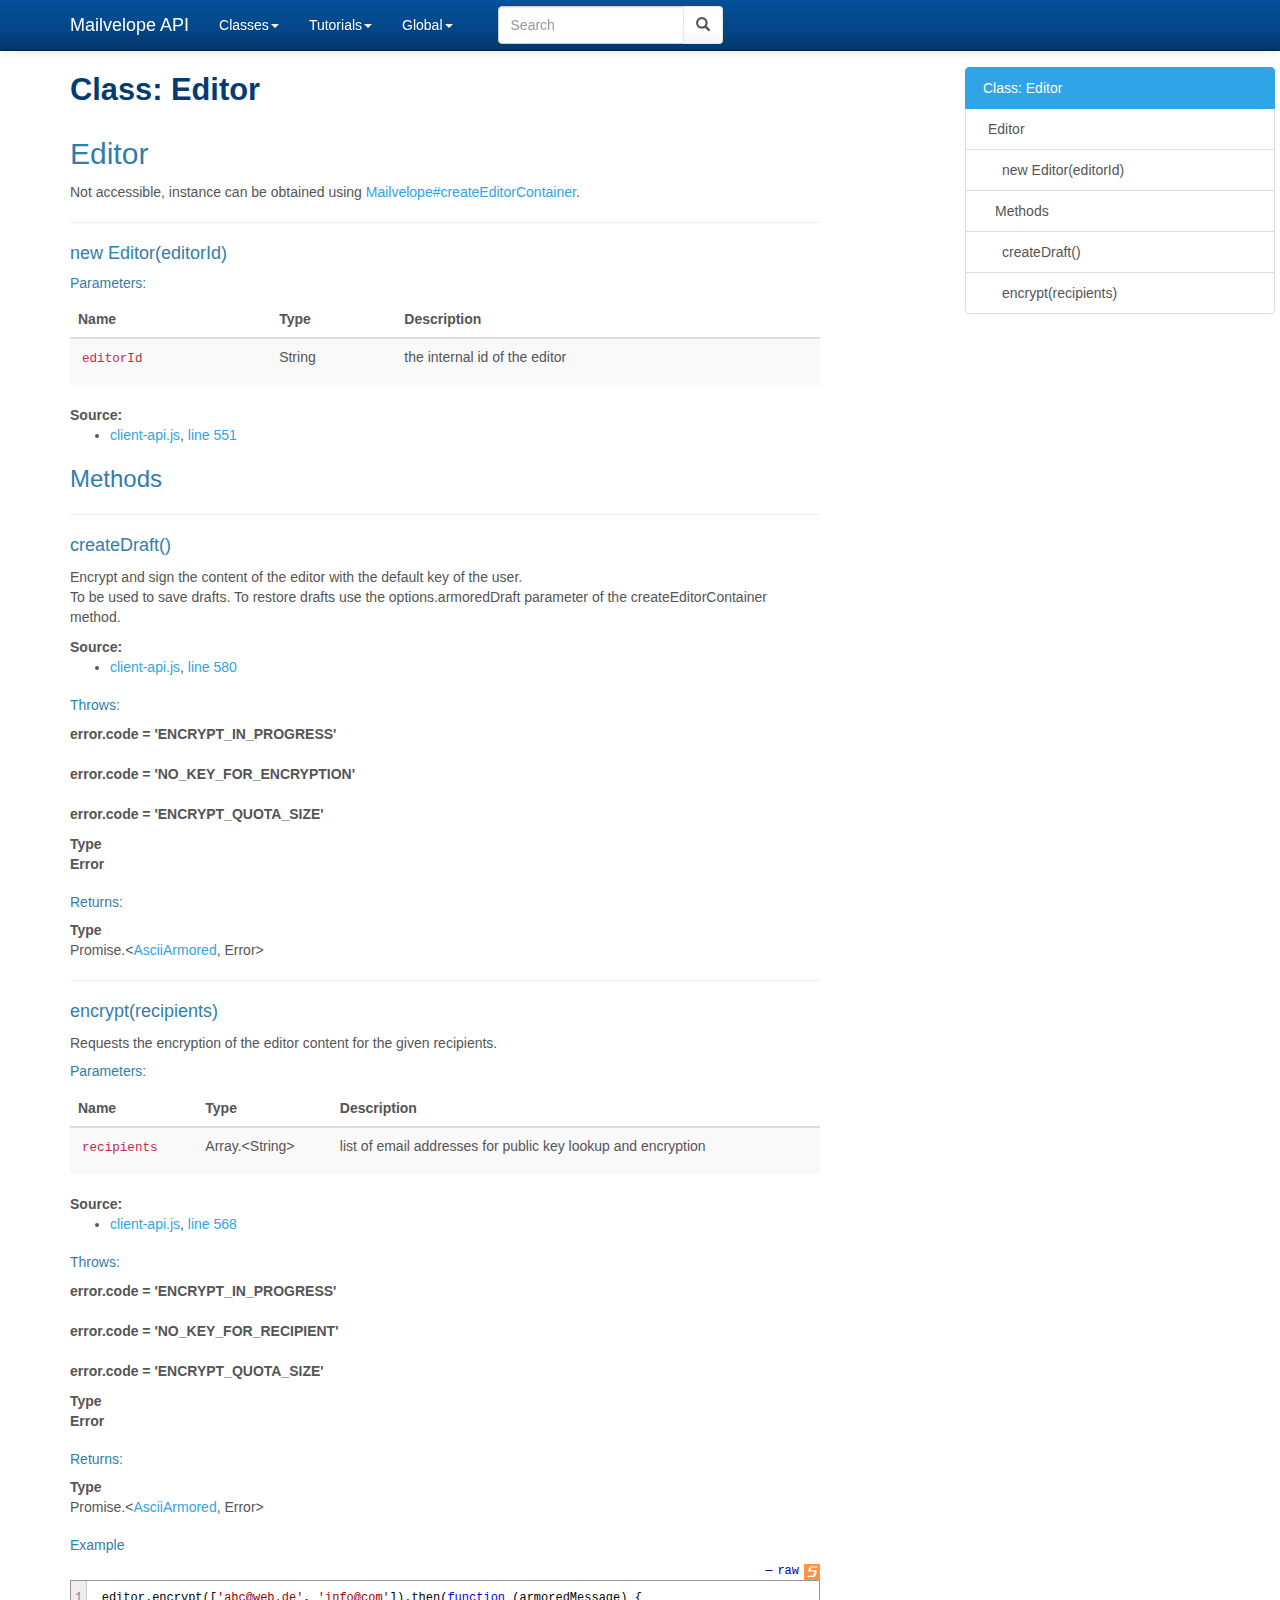
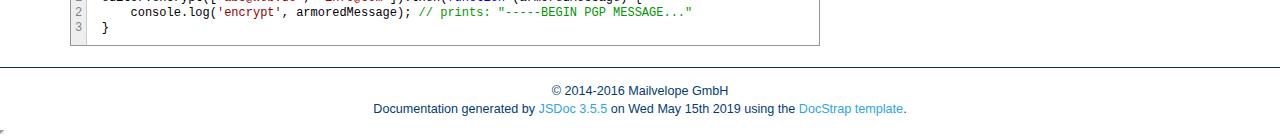
<file: Editor.html>
<!DOCTYPE html>

<html lang="en">
<head>
	<meta charset="utf-8">
	<meta name="viewport" content="width=device-width">
	<title>Mailvelope API Class: Editor</title>

	<!--[if lt IE 9]>
	<script src="//html5shiv.googlecode.com/svn/trunk/html5.js"></script>
	<![endif]-->
	<link type="text/css" rel="stylesheet" href="styles/sunlight.default.css">

	<link type="text/css" rel="stylesheet" href="styles/site.cerulean.css">

</head>

<body>

<div class="navbar navbar-default navbar-fixed-top navbar-inverse">
<div class="container">
	<div class="navbar-header">
		<a class="navbar-brand" href="index.html">Mailvelope API</a>
		<button class="navbar-toggle" type="button" data-toggle="collapse" data-target="#topNavigation">
			<span class="icon-bar"></span>
			<span class="icon-bar"></span>
			<span class="icon-bar"></span>
        </button>
	</div>
	<div class="navbar-collapse collapse" id="topNavigation">
		<ul class="nav navbar-nav">
			
			<li class="dropdown">
				<a href="classes.list.html" class="dropdown-toggle" data-toggle="dropdown">Classes<b class="caret"></b></a>
				<ul class="dropdown-menu ">
					<li><a href="Editor.html">Editor</a></li><li><a href="Generator.html">Generator</a></li><li><a href="KeyBackupPopup.html">KeyBackupPopup</a></li><li><a href="Keyring.html">Keyring</a></li><li><a href="Mailvelope.html">Mailvelope</a></li><li><a href="OpenPGPEncryptedForm.html">OpenPGPEncryptedForm</a></li><li><a href="RestoreBackup.html">RestoreBackup</a></li>
				</ul>
			</li>
			
			<li class="dropdown">
				<a href="tutorials.list.html" class="dropdown-toggle" data-toggle="dropdown">Tutorials<b class="caret"></b></a>
				<ul class="dropdown-menu ">
					<li><a href="tutorial-Readme.html">Readme</a></li>
				</ul>
			</li>
			
			<li class="dropdown">
				<a href="global.html" class="dropdown-toggle" data-toggle="dropdown">Global<b class="caret"></b></a>
				<ul class="dropdown-menu ">
					<li><a href="global.html">Global</a></li>
				</ul>
			</li>
			
		</ul>
        
            <div class="col-sm-3 col-md-3">
                <form class="navbar-form" role="search">
                    <div class="input-group">
                        <input type="text" class="form-control" placeholder="Search" name="q" id="search-input">
                        <div class="input-group-btn">
                            <button class="btn btn-default" id="search-submit"><i class="glyphicon glyphicon-search"></i></button>
                        </div>
                    </div>
                </form>
            </div>
        
	</div>

</div>
</div>


<div class="container" id="toc-content">
<div class="row">

	
	<div class="col-md-8">
	
		<div id="main">
			

	<h1 class="page-title">Class: Editor</h1>
<section>

<header>
    
        <h2>
        Editor
        </h2>
        
            <div class="class-description"><p>Not accessible, instance can be obtained using <a href="Mailvelope.html#createEditorContainer">Mailvelope#createEditorContainer</a>.</p></div>
        
    
</header>


<article>
    <div class="container-overview">
    
        
<hr>
<dt>
    <h4 class="name" id="Editor"><span class="type-signature"></span>new Editor(editorId)</h4>
    
    
</dt>
<dd>

    

    

    

    
    
        <h5>Parameters:</h5>
        

<table class="params table table-striped">
    <thead>
    <tr>
        
        <th>Name</th>
        

        <th>Type</th>

        

        

        <th class="last">Description</th>
    </tr>
    </thead>

    <tbody>
    

        <tr>
            
                <td class="name"><code>editorId</code></td>
            

            <td class="type">
            
                
<span class="param-type">String</span>



            
            </td>

            

            

            <td class="description last"><p>the internal id of the editor</p></td>
        </tr>

    
    </tbody>
</table>

    

    
<dl class="details">
    

	

	

	

    

    

    

    

	

	

	

	

	



	
	<dt class="tag-source method-doc-label method-doc-details-label">Source:</dt>
	<dd class="tag-source">
		<ul class="dummy">
			<li>
				<a href="client-api.js.html">client-api.js</a>,
				 <a href="client-api.js.html#sunlight-1-line-551">line 551</a>
			</li>
		</ul>
	</dd>
	

	

	

	
</dl>


    

    

    

    

    

    

    
</dd>

    
    </div>

    

    

    

    

    

    

    
        <h3 class="subsection-title">Methods</h3>

        <dl>
            
<hr>
<dt>
    <h4 class="name" id="createDraft"><span class="type-signature"></span>createDraft()</h4>
    
    
</dt>
<dd>

    
    <div class="description">
        <p>Encrypt and sign the content of the editor with the default key of the user.<br>To be used to save drafts. To restore drafts use the options.armoredDraft parameter of the createEditorContainer method.</p>
    </div>
    

    

    

    
    

    
<dl class="details">
    

	

	

	

    

    

    

    

	

	

	

	

	



	
	<dt class="tag-source method-doc-label method-doc-details-label">Source:</dt>
	<dd class="tag-source">
		<ul class="dummy">
			<li>
				<a href="client-api.js.html">client-api.js</a>,
				 <a href="client-api.js.html#sunlight-1-line-580">line 580</a>
			</li>
		</ul>
	</dd>
	

	

	

	
</dl>


    

    

    

    

    
    <h5>Throws:</h5>
    
            

<dl>
    <dt>
        <div class="param-desc">
        <p>error.code = 'ENCRYPT_IN_PROGRESS' <br><br>                error.code = 'NO_KEY_FOR_ENCRYPTION' <br><br>                error.code = 'ENCRYPT_QUOTA_SIZE'</p>
        </div>
    </dt>
    <dt>
        <dl>
            <dt>
                Type
            </dt>
            <dd>
                
<span class="param-type">Error</span>



            </dd>
        </dl>
    </dt>
</dl>


        

    
    <h5>Returns:</h5>
    
            


<dl>
    <dt>
        Type
    </dt>
    <dd>
        
<span class="param-type">Promise.&lt;<a href="global.html#AsciiArmored">AsciiArmored</a>, Error></span>



    </dd>
</dl>


        

    
</dd>

        
            
<hr>
<dt>
    <h4 class="name" id="encrypt"><span class="type-signature"></span>encrypt(recipients)</h4>
    
    
</dt>
<dd>

    
    <div class="description">
        <p>Requests the encryption of the editor content for the given recipients.</p>
    </div>
    

    

    

    
    
        <h5>Parameters:</h5>
        

<table class="params table table-striped">
    <thead>
    <tr>
        
        <th>Name</th>
        

        <th>Type</th>

        

        

        <th class="last">Description</th>
    </tr>
    </thead>

    <tbody>
    

        <tr>
            
                <td class="name"><code>recipients</code></td>
            

            <td class="type">
            
                
<span class="param-type">Array.&lt;String></span>



            
            </td>

            

            

            <td class="description last"><p>list of email addresses for public key lookup and encryption</p></td>
        </tr>

    
    </tbody>
</table>

    

    
<dl class="details">
    

	

	

	

    

    

    

    

	

	

	

	

	



	
	<dt class="tag-source method-doc-label method-doc-details-label">Source:</dt>
	<dd class="tag-source">
		<ul class="dummy">
			<li>
				<a href="client-api.js.html">client-api.js</a>,
				 <a href="client-api.js.html#sunlight-1-line-568">line 568</a>
			</li>
		</ul>
	</dd>
	

	

	

	
</dl>


    

    

    

    

    
    <h5>Throws:</h5>
    
            

<dl>
    <dt>
        <div class="param-desc">
        <p>error.code = 'ENCRYPT_IN_PROGRESS' <br><br>                error.code = 'NO_KEY_FOR_RECIPIENT' <br><br>                error.code = 'ENCRYPT_QUOTA_SIZE'</p>
        </div>
    </dt>
    <dt>
        <dl>
            <dt>
                Type
            </dt>
            <dd>
                
<span class="param-type">Error</span>



            </dd>
        </dl>
    </dt>
</dl>


        

    
    <h5>Returns:</h5>
    
            


<dl>
    <dt>
        Type
    </dt>
    <dd>
        
<span class="param-type">Promise.&lt;<a href="global.html#AsciiArmored">AsciiArmored</a>, Error></span>



    </dd>
</dl>


        

    
        <h5>Example</h5>
        
    <pre class="sunlight-highlight-javascript">editor.encrypt([&#x27;abc@web.de&#x27;, &#x27;info@com&#x27;]).then(function (armoredMessage) {
    console.log(&#x27;encrypt&#x27;, armoredMessage); // prints: &quot;-----BEGIN PGP MESSAGE...&quot;
}</pre>


    
</dd>

        </dl>
    

    

    
</article>

</section>




		</div>
	</div>

	<div class="clearfix"></div>

	
		<div class="col-md-3">
			<div id="toc" class="col-md-3 hidden-xs hidden-sm hidden-md"></div>
		</div>
	

</div>
</div>


    <div class="modal fade" id="searchResults">
      <div class="modal-dialog">
        <div class="modal-content">
          <div class="modal-header">
            <button type="button" class="close" data-dismiss="modal" aria-label="Close"><span aria-hidden="true">&times;</span></button>
            <h4 class="modal-title">Search results</h4>
          </div>
          <div class="modal-body"></div>
          <div class="modal-footer">
            <button type="button" class="btn btn-default" data-dismiss="modal">Close</button>
          </div>
        </div><!-- /.modal-content -->
      </div><!-- /.modal-dialog -->
    </div>


<footer>


	<span class="copyright">
	© 2014-2016 Mailvelope GmbH
	</span>

<span class="jsdoc-message">
	Documentation generated by <a href="https://github.com/jsdoc3/jsdoc">JSDoc 3.5.5</a>
	
		on Wed May 15th 2019
	
	using the <a href="https://github.com/docstrap/docstrap">DocStrap template</a>.
</span>
</footer>

<script src="scripts/docstrap.lib.js"></script>
<script src="scripts/toc.js"></script>

    <script type="text/javascript" src="scripts/fulltext-search-ui.js"></script>


<script>
$( function () {
	$( "[id*='$']" ).each( function () {
		var $this = $( this );

		$this.attr( "id", $this.attr( "id" ).replace( "$", "__" ) );
	} );

	$( ".tutorial-section pre, .readme-section pre, pre.prettyprint.source" ).each( function () {
		var $this = $( this );

		var example = $this.find( "code" );
		exampleText = example.html();
		var lang = /{@lang (.*?)}/.exec( exampleText );
		if ( lang && lang[1] ) {
			exampleText = exampleText.replace( lang[0], "" );
			example.html( exampleText );
			lang = lang[1];
		} else {
			var langClassMatch = example.parent()[0].className.match(/lang\-(\S+)/);
			lang = langClassMatch ? langClassMatch[1] : "javascript";
		}

		if ( lang ) {

			$this
			.addClass( "sunlight-highlight-" + lang )
			.addClass( "linenums" )
			.html( example.html() );

		}
	} );

	Sunlight.highlightAll( {
		lineNumbers : true,
		showMenu : true,
		enableDoclinks : true
	} );

	$.catchAnchorLinks( {
        navbarOffset: 10
	} );
	$( "#toc" ).toc( {
		anchorName  : function ( i, heading, prefix ) {
			return $( heading ).attr( "id" ) || ( prefix + i );
		},
		selectors   : "#toc-content h1,#toc-content h2,#toc-content h3,#toc-content h4",
		showAndHide : false,
		smoothScrolling: true
	} );

	$( "#main span[id^='toc']" ).addClass( "toc-shim" );
	$( '.dropdown-toggle' ).dropdown();

    $( "table" ).each( function () {
      var $this = $( this );
      $this.addClass('table');
    } );

} );
</script>



<!--Navigation and Symbol Display-->


<!--Google Analytics-->



    <script type="text/javascript">
        $(document).ready(function() {
            SearcherDisplay.init();
        });
    </script>


</body>
</html>
</file>
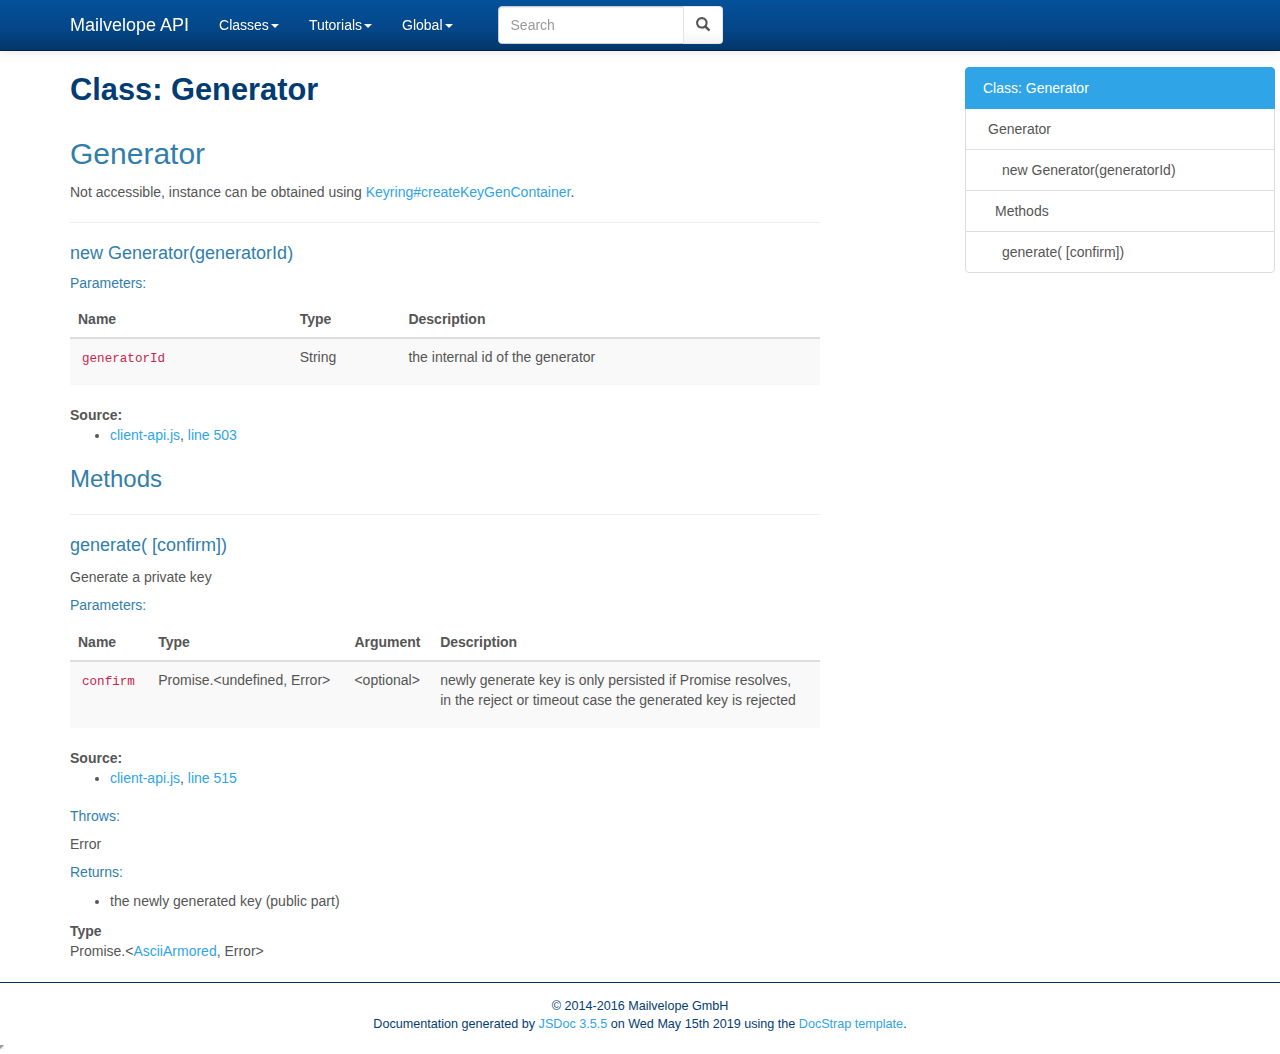
<file: Generator.html>
<!DOCTYPE html>

<html lang="en">
<head>
	<meta charset="utf-8">
	<meta name="viewport" content="width=device-width">
	<title>Mailvelope API Class: Generator</title>

	<!--[if lt IE 9]>
	<script src="//html5shiv.googlecode.com/svn/trunk/html5.js"></script>
	<![endif]-->
	<link type="text/css" rel="stylesheet" href="styles/sunlight.default.css">

	<link type="text/css" rel="stylesheet" href="styles/site.cerulean.css">

</head>

<body>

<div class="navbar navbar-default navbar-fixed-top navbar-inverse">
<div class="container">
	<div class="navbar-header">
		<a class="navbar-brand" href="index.html">Mailvelope API</a>
		<button class="navbar-toggle" type="button" data-toggle="collapse" data-target="#topNavigation">
			<span class="icon-bar"></span>
			<span class="icon-bar"></span>
			<span class="icon-bar"></span>
        </button>
	</div>
	<div class="navbar-collapse collapse" id="topNavigation">
		<ul class="nav navbar-nav">
			
			<li class="dropdown">
				<a href="classes.list.html" class="dropdown-toggle" data-toggle="dropdown">Classes<b class="caret"></b></a>
				<ul class="dropdown-menu ">
					<li><a href="Editor.html">Editor</a></li><li><a href="Generator.html">Generator</a></li><li><a href="KeyBackupPopup.html">KeyBackupPopup</a></li><li><a href="Keyring.html">Keyring</a></li><li><a href="Mailvelope.html">Mailvelope</a></li><li><a href="OpenPGPEncryptedForm.html">OpenPGPEncryptedForm</a></li><li><a href="RestoreBackup.html">RestoreBackup</a></li>
				</ul>
			</li>
			
			<li class="dropdown">
				<a href="tutorials.list.html" class="dropdown-toggle" data-toggle="dropdown">Tutorials<b class="caret"></b></a>
				<ul class="dropdown-menu ">
					<li><a href="tutorial-Readme.html">Readme</a></li>
				</ul>
			</li>
			
			<li class="dropdown">
				<a href="global.html" class="dropdown-toggle" data-toggle="dropdown">Global<b class="caret"></b></a>
				<ul class="dropdown-menu ">
					<li><a href="global.html">Global</a></li>
				</ul>
			</li>
			
		</ul>
        
            <div class="col-sm-3 col-md-3">
                <form class="navbar-form" role="search">
                    <div class="input-group">
                        <input type="text" class="form-control" placeholder="Search" name="q" id="search-input">
                        <div class="input-group-btn">
                            <button class="btn btn-default" id="search-submit"><i class="glyphicon glyphicon-search"></i></button>
                        </div>
                    </div>
                </form>
            </div>
        
	</div>

</div>
</div>


<div class="container" id="toc-content">
<div class="row">

	
	<div class="col-md-8">
	
		<div id="main">
			

	<h1 class="page-title">Class: Generator</h1>
<section>

<header>
    
        <h2>
        Generator
        </h2>
        
            <div class="class-description"><p>Not accessible, instance can be obtained using <a href="Keyring.html#createKeyGenContainer">Keyring#createKeyGenContainer</a>.</p></div>
        
    
</header>


<article>
    <div class="container-overview">
    
        
<hr>
<dt>
    <h4 class="name" id="Generator"><span class="type-signature"></span>new Generator(generatorId)</h4>
    
    
</dt>
<dd>

    

    

    

    
    
        <h5>Parameters:</h5>
        

<table class="params table table-striped">
    <thead>
    <tr>
        
        <th>Name</th>
        

        <th>Type</th>

        

        

        <th class="last">Description</th>
    </tr>
    </thead>

    <tbody>
    

        <tr>
            
                <td class="name"><code>generatorId</code></td>
            

            <td class="type">
            
                
<span class="param-type">String</span>



            
            </td>

            

            

            <td class="description last"><p>the internal id of the generator</p></td>
        </tr>

    
    </tbody>
</table>

    

    
<dl class="details">
    

	

	

	

    

    

    

    

	

	

	

	

	



	
	<dt class="tag-source method-doc-label method-doc-details-label">Source:</dt>
	<dd class="tag-source">
		<ul class="dummy">
			<li>
				<a href="client-api.js.html">client-api.js</a>,
				 <a href="client-api.js.html#sunlight-1-line-503">line 503</a>
			</li>
		</ul>
	</dd>
	

	

	

	
</dl>


    

    

    

    

    

    

    
</dd>

    
    </div>

    

    

    

    

    

    

    
        <h3 class="subsection-title">Methods</h3>

        <dl>
            
<hr>
<dt>
    <h4 class="name" id="generate"><span class="type-signature"></span>generate( [confirm])</h4>
    
    
</dt>
<dd>

    
    <div class="description">
        <p>Generate a private key</p>
    </div>
    

    

    

    
    
        <h5>Parameters:</h5>
        

<table class="params table table-striped">
    <thead>
    <tr>
        
        <th>Name</th>
        

        <th>Type</th>

        
        <th>Argument</th>
        

        

        <th class="last">Description</th>
    </tr>
    </thead>

    <tbody>
    

        <tr>
            
                <td class="name"><code>confirm</code></td>
            

            <td class="type">
            
                
<span class="param-type">Promise.&lt;undefined, Error></span>



            
            </td>

            
                <td class="attributes">
                
                    &lt;optional><br>
                

                

                
                </td>
            

            

            <td class="description last"><p>newly generate key is only persisted if Promise resolves,<br>                                                in the reject or timeout case the generated key is rejected</p></td>
        </tr>

    
    </tbody>
</table>

    

    
<dl class="details">
    

	

	

	

    

    

    

    

	

	

	

	

	



	
	<dt class="tag-source method-doc-label method-doc-details-label">Source:</dt>
	<dd class="tag-source">
		<ul class="dummy">
			<li>
				<a href="client-api.js.html">client-api.js</a>,
				 <a href="client-api.js.html#sunlight-1-line-515">line 515</a>
			</li>
		</ul>
	</dd>
	

	

	

	
</dl>


    

    

    

    

    
    <h5>Throws:</h5>
    
            

    <div class="param-desc">
    
        
<span class="param-type">Error</span>



    
    </div>


        

    
    <h5>Returns:</h5>
    
            
<div class="param-desc">
    <ul>
<li>the newly generated key (public part)</li>
</ul>
</div>



<dl>
    <dt>
        Type
    </dt>
    <dd>
        
<span class="param-type">Promise.&lt;<a href="global.html#AsciiArmored">AsciiArmored</a>, Error></span>



    </dd>
</dl>


        

    
</dd>

        </dl>
    

    

    
</article>

</section>




		</div>
	</div>

	<div class="clearfix"></div>

	
		<div class="col-md-3">
			<div id="toc" class="col-md-3 hidden-xs hidden-sm hidden-md"></div>
		</div>
	

</div>
</div>


    <div class="modal fade" id="searchResults">
      <div class="modal-dialog">
        <div class="modal-content">
          <div class="modal-header">
            <button type="button" class="close" data-dismiss="modal" aria-label="Close"><span aria-hidden="true">&times;</span></button>
            <h4 class="modal-title">Search results</h4>
          </div>
          <div class="modal-body"></div>
          <div class="modal-footer">
            <button type="button" class="btn btn-default" data-dismiss="modal">Close</button>
          </div>
        </div><!-- /.modal-content -->
      </div><!-- /.modal-dialog -->
    </div>


<footer>


	<span class="copyright">
	© 2014-2016 Mailvelope GmbH
	</span>

<span class="jsdoc-message">
	Documentation generated by <a href="https://github.com/jsdoc3/jsdoc">JSDoc 3.5.5</a>
	
		on Wed May 15th 2019
	
	using the <a href="https://github.com/docstrap/docstrap">DocStrap template</a>.
</span>
</footer>

<script src="scripts/docstrap.lib.js"></script>
<script src="scripts/toc.js"></script>

    <script type="text/javascript" src="scripts/fulltext-search-ui.js"></script>


<script>
$( function () {
	$( "[id*='$']" ).each( function () {
		var $this = $( this );

		$this.attr( "id", $this.attr( "id" ).replace( "$", "__" ) );
	} );

	$( ".tutorial-section pre, .readme-section pre, pre.prettyprint.source" ).each( function () {
		var $this = $( this );

		var example = $this.find( "code" );
		exampleText = example.html();
		var lang = /{@lang (.*?)}/.exec( exampleText );
		if ( lang && lang[1] ) {
			exampleText = exampleText.replace( lang[0], "" );
			example.html( exampleText );
			lang = lang[1];
		} else {
			var langClassMatch = example.parent()[0].className.match(/lang\-(\S+)/);
			lang = langClassMatch ? langClassMatch[1] : "javascript";
		}

		if ( lang ) {

			$this
			.addClass( "sunlight-highlight-" + lang )
			.addClass( "linenums" )
			.html( example.html() );

		}
	} );

	Sunlight.highlightAll( {
		lineNumbers : true,
		showMenu : true,
		enableDoclinks : true
	} );

	$.catchAnchorLinks( {
        navbarOffset: 10
	} );
	$( "#toc" ).toc( {
		anchorName  : function ( i, heading, prefix ) {
			return $( heading ).attr( "id" ) || ( prefix + i );
		},
		selectors   : "#toc-content h1,#toc-content h2,#toc-content h3,#toc-content h4",
		showAndHide : false,
		smoothScrolling: true
	} );

	$( "#main span[id^='toc']" ).addClass( "toc-shim" );
	$( '.dropdown-toggle' ).dropdown();

    $( "table" ).each( function () {
      var $this = $( this );
      $this.addClass('table');
    } );

} );
</script>



<!--Navigation and Symbol Display-->


<!--Google Analytics-->



    <script type="text/javascript">
        $(document).ready(function() {
            SearcherDisplay.init();
        });
    </script>


</body>
</html>
</file>
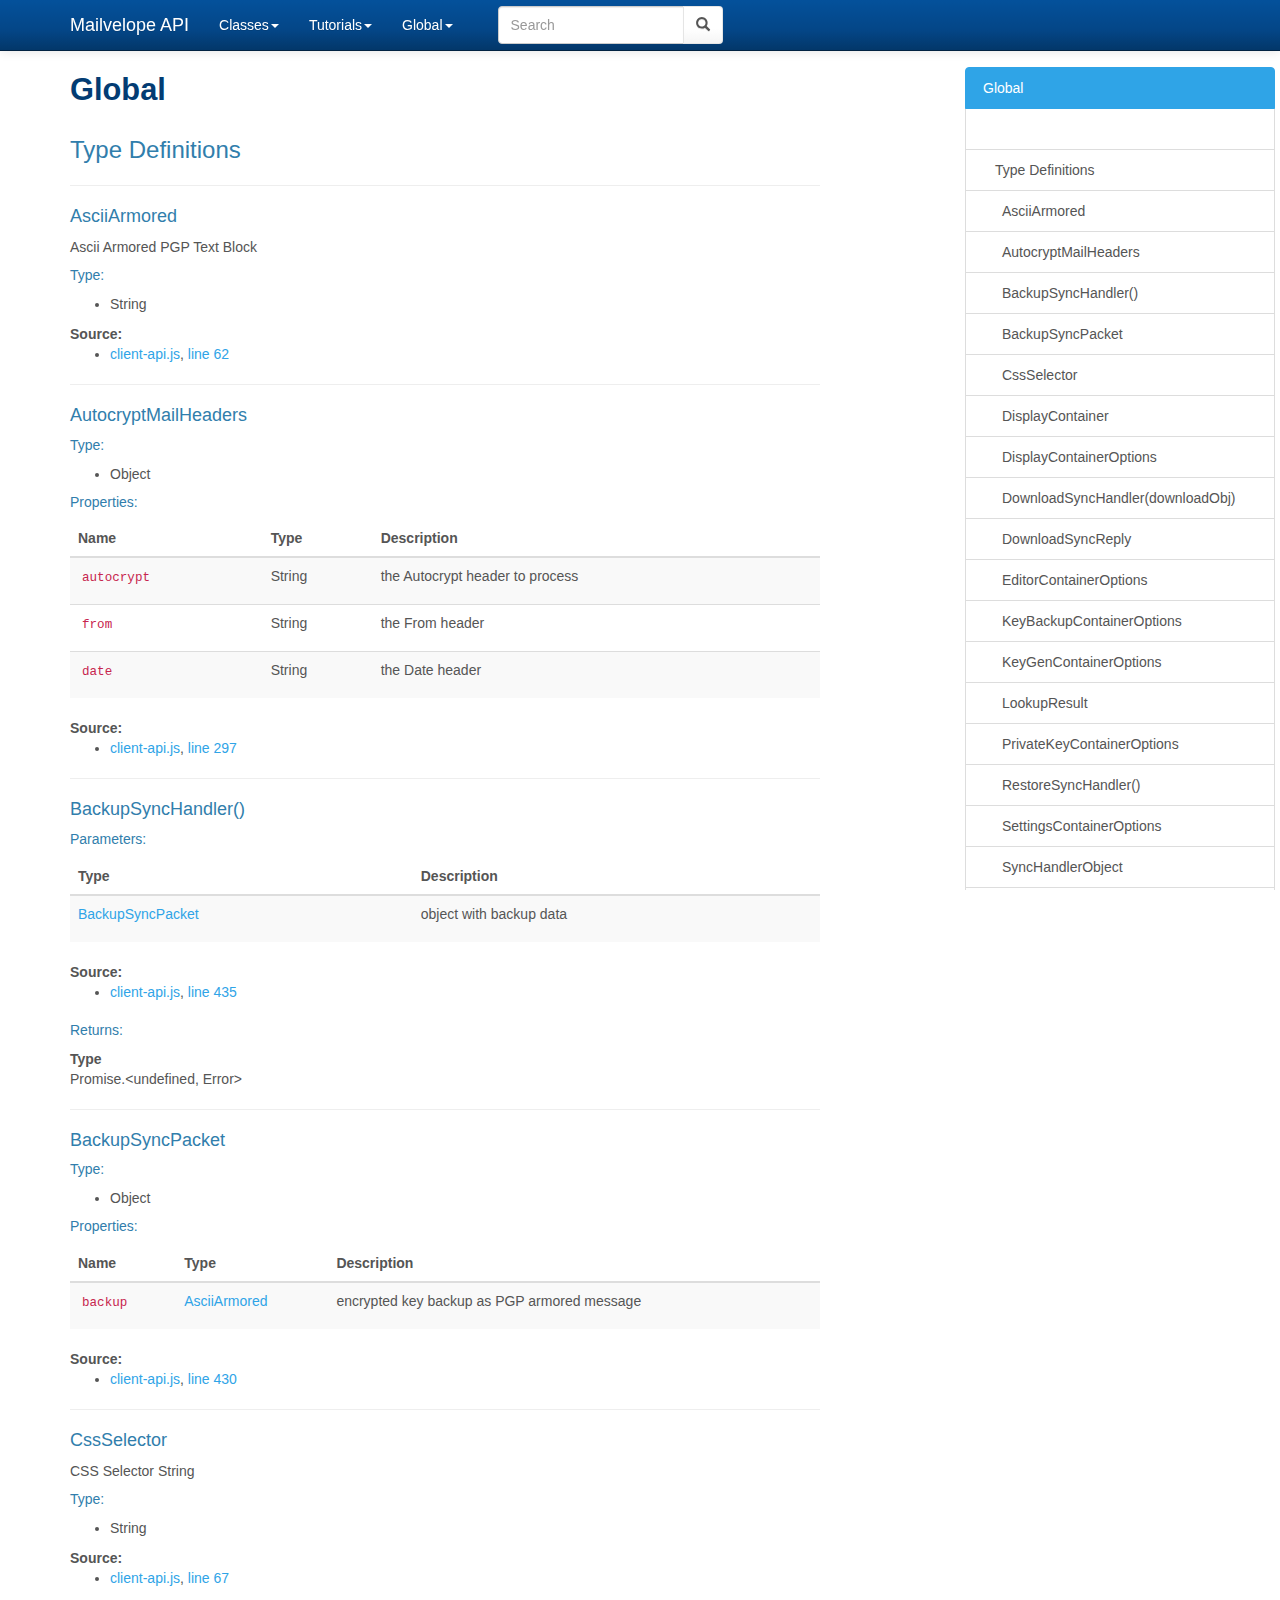
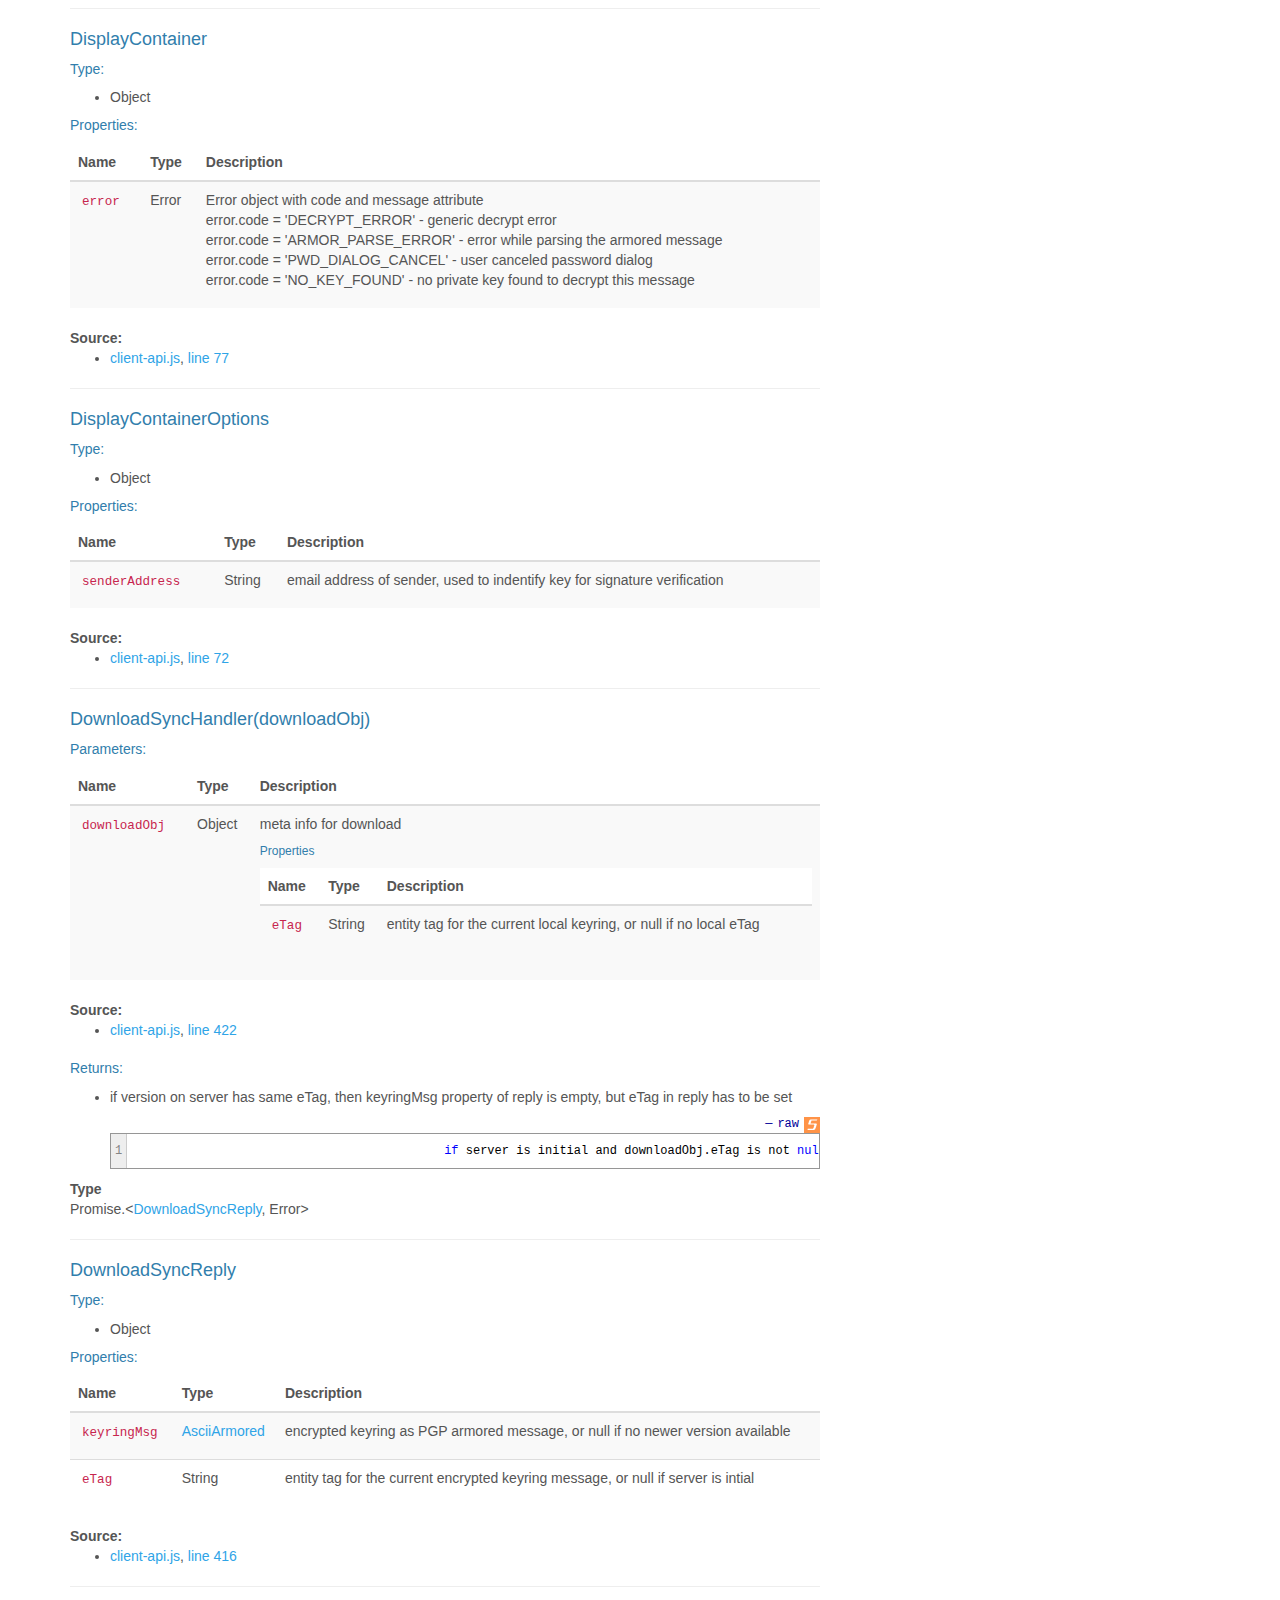
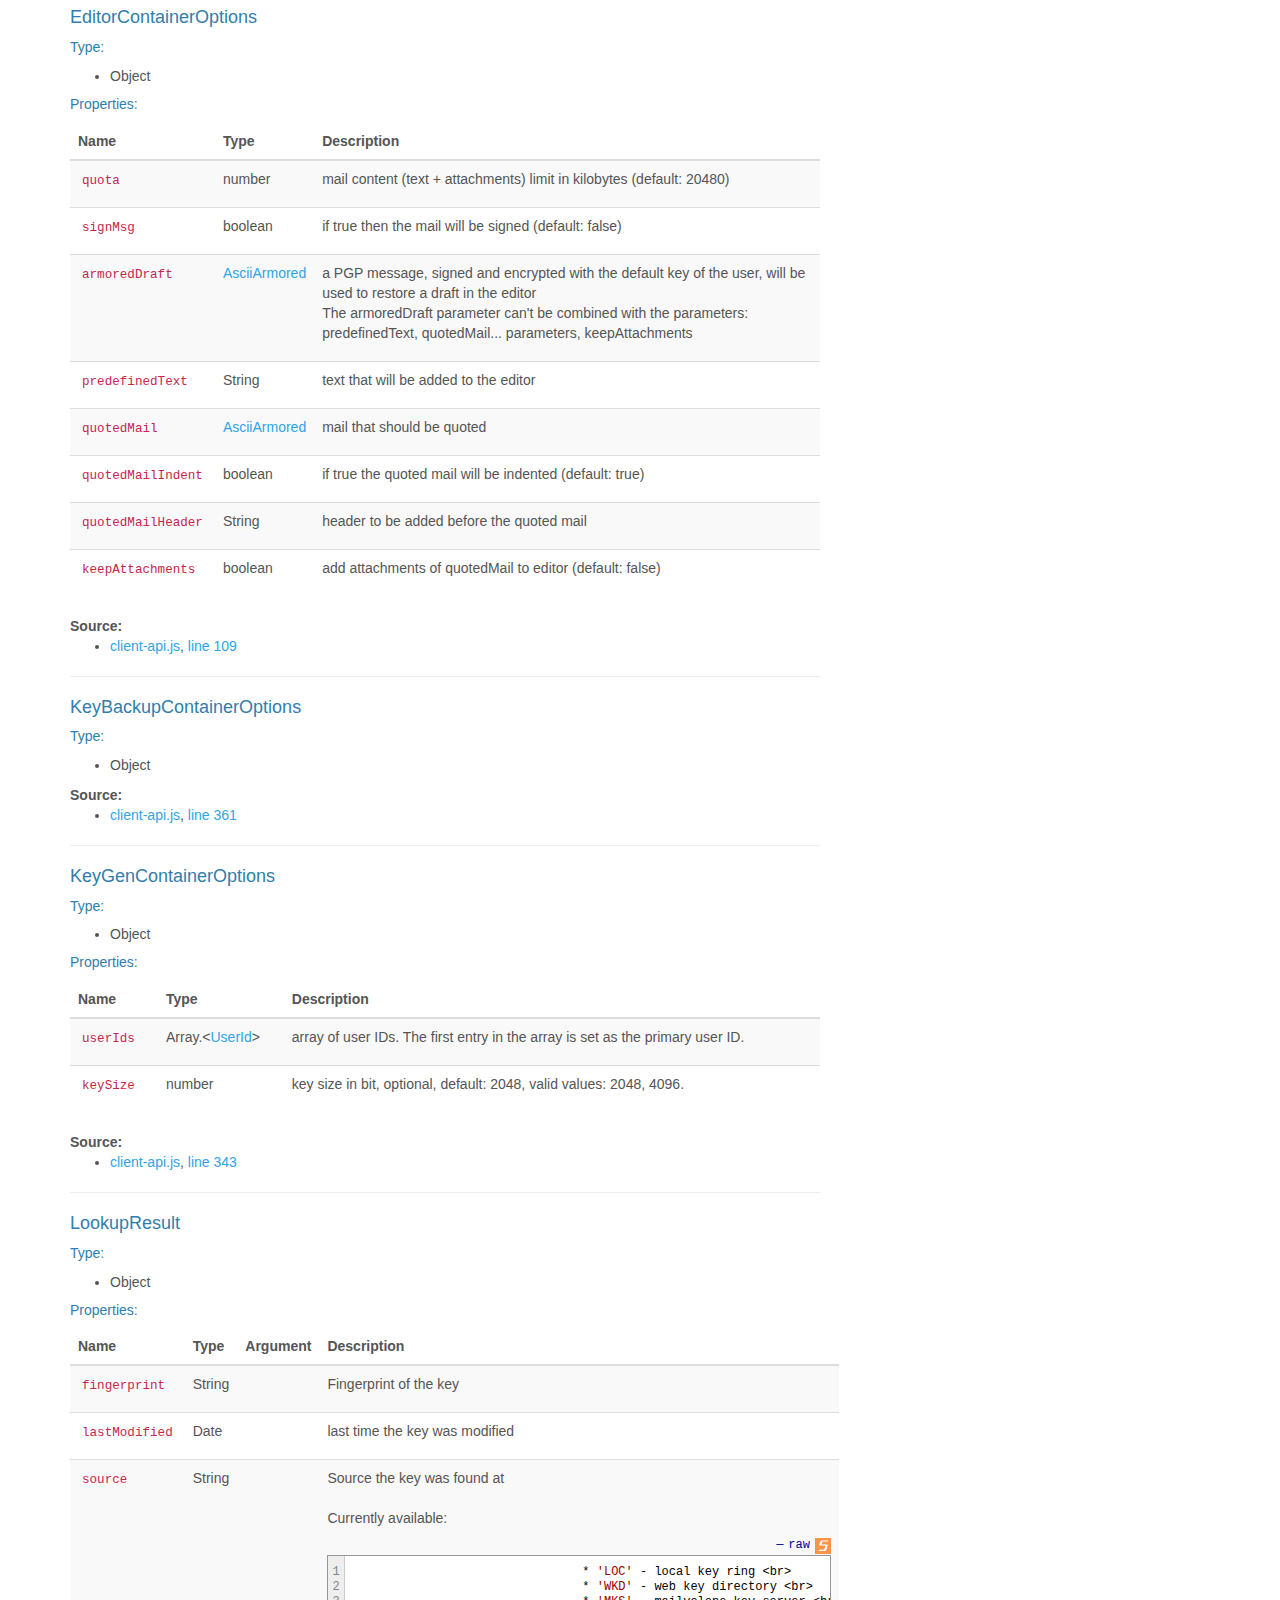
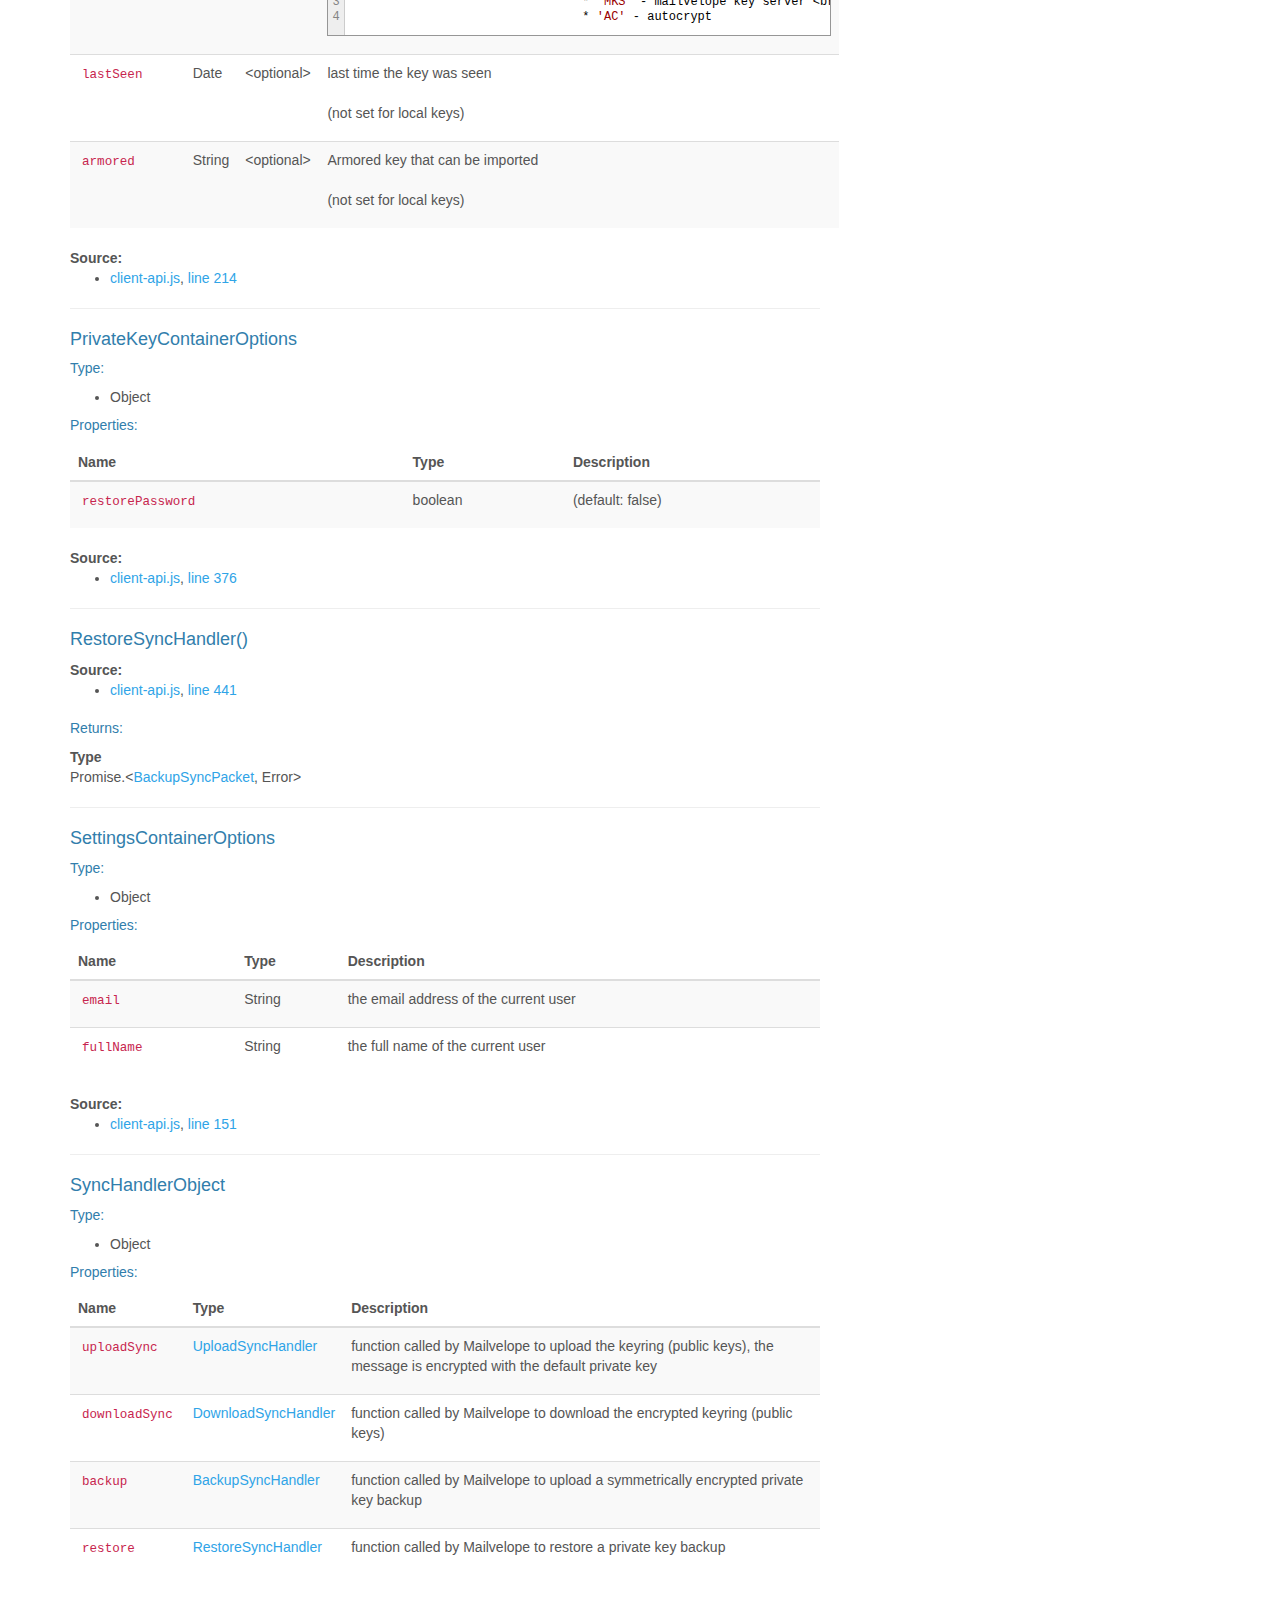
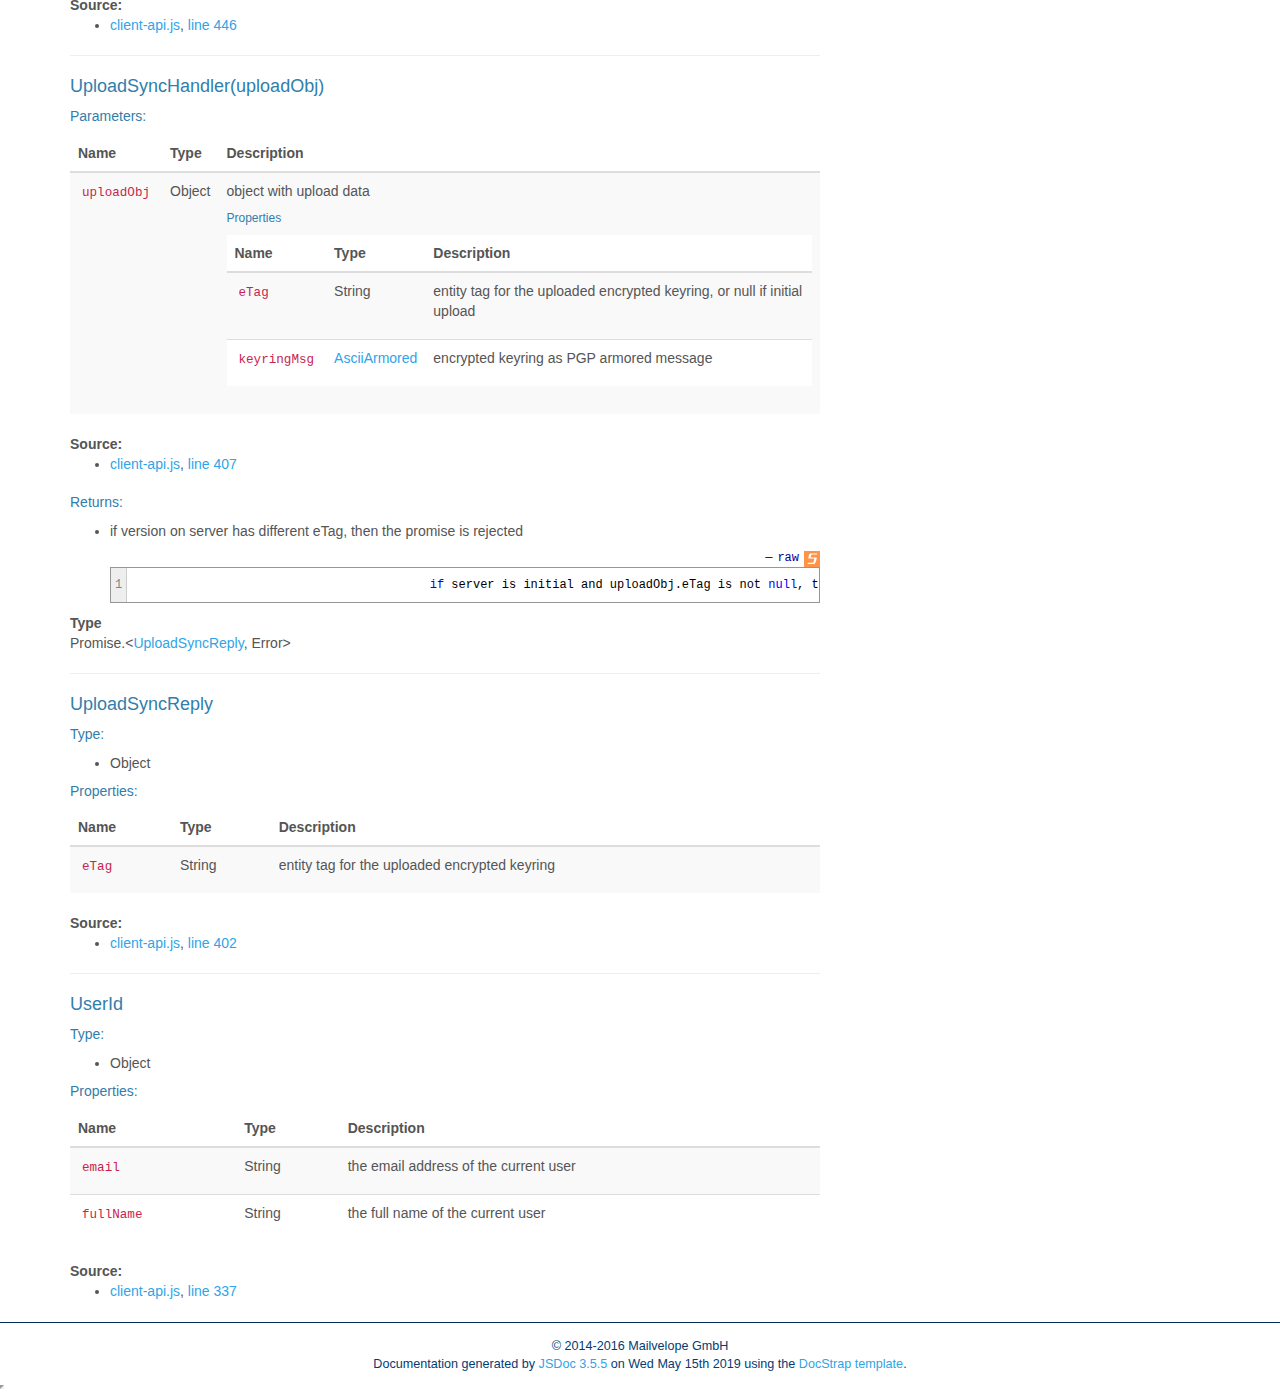
<file: global.html>
<!DOCTYPE html>

<html lang="en">
<head>
	<meta charset="utf-8">
	<meta name="viewport" content="width=device-width">
	<title>Mailvelope API Global</title>

	<!--[if lt IE 9]>
	<script src="//html5shiv.googlecode.com/svn/trunk/html5.js"></script>
	<![endif]-->
	<link type="text/css" rel="stylesheet" href="styles/sunlight.default.css">

	<link type="text/css" rel="stylesheet" href="styles/site.cerulean.css">

</head>

<body>

<div class="navbar navbar-default navbar-fixed-top navbar-inverse">
<div class="container">
	<div class="navbar-header">
		<a class="navbar-brand" href="index.html">Mailvelope API</a>
		<button class="navbar-toggle" type="button" data-toggle="collapse" data-target="#topNavigation">
			<span class="icon-bar"></span>
			<span class="icon-bar"></span>
			<span class="icon-bar"></span>
        </button>
	</div>
	<div class="navbar-collapse collapse" id="topNavigation">
		<ul class="nav navbar-nav">
			
			<li class="dropdown">
				<a href="classes.list.html" class="dropdown-toggle" data-toggle="dropdown">Classes<b class="caret"></b></a>
				<ul class="dropdown-menu ">
					<li><a href="Editor.html">Editor</a></li><li><a href="Generator.html">Generator</a></li><li><a href="KeyBackupPopup.html">KeyBackupPopup</a></li><li><a href="Keyring.html">Keyring</a></li><li><a href="Mailvelope.html">Mailvelope</a></li><li><a href="OpenPGPEncryptedForm.html">OpenPGPEncryptedForm</a></li><li><a href="RestoreBackup.html">RestoreBackup</a></li>
				</ul>
			</li>
			
			<li class="dropdown">
				<a href="tutorials.list.html" class="dropdown-toggle" data-toggle="dropdown">Tutorials<b class="caret"></b></a>
				<ul class="dropdown-menu ">
					<li><a href="tutorial-Readme.html">Readme</a></li>
				</ul>
			</li>
			
			<li class="dropdown">
				<a href="global.html" class="dropdown-toggle" data-toggle="dropdown">Global<b class="caret"></b></a>
				<ul class="dropdown-menu ">
					<li><a href="global.html">Global</a></li>
				</ul>
			</li>
			
		</ul>
        
            <div class="col-sm-3 col-md-3">
                <form class="navbar-form" role="search">
                    <div class="input-group">
                        <input type="text" class="form-control" placeholder="Search" name="q" id="search-input">
                        <div class="input-group-btn">
                            <button class="btn btn-default" id="search-submit"><i class="glyphicon glyphicon-search"></i></button>
                        </div>
                    </div>
                </form>
            </div>
        
	</div>

</div>
</div>


<div class="container" id="toc-content">
<div class="row">

	
	<div class="col-md-8">
	
		<div id="main">
			

	<h1 class="page-title">Global</h1>
<section>

<header>
    
        <h2>
        
        </h2>
        
    
</header>


<article>
    <div class="container-overview">
    
        

        
<dl class="details">
    

	

	

	

    

    

    

    

	

	

	

	

	



	

	

	

	
</dl>


        
    
    </div>

    

    

    

    

    

    

    

    
        <h3 class="subsection-title">Type Definitions</h3>

        <dl>
                
<hr>
<dt class="name" id="AsciiArmored">
    <h4 id="AsciiArmored">AsciiArmored</h4>

    
</dt>
<dd>
    
    <div class="description">
        <p>Ascii Armored PGP Text Block</p>
    </div>
    

    
        <h5>Type:</h5>
        <ul>
            <li>
                
<span class="param-type">String</span>



            </li>
        </ul>
    

    
<dl class="details">
    

	

	

	

    

    

    

    

	

	

	

	

	



	
	<dt class="tag-source method-doc-label method-doc-details-label">Source:</dt>
	<dd class="tag-source">
		<ul class="dummy">
			<li>
				<a href="client-api.js.html">client-api.js</a>,
				 <a href="client-api.js.html#sunlight-1-line-62">line 62</a>
			</li>
		</ul>
	</dd>
	

	

	

	
</dl>


    
</dd>

            
                
<hr>
<dt class="name" id="AutocryptMailHeaders">
    <h4 id="AutocryptMailHeaders">AutocryptMailHeaders</h4>

    
</dt>
<dd>
    

    
        <h5>Type:</h5>
        <ul>
            <li>
                
<span class="param-type">Object</span>



            </li>
        </ul>
    

    
<dl class="details">
    

    <h5 class="subsection-title">Properties:</h5>

    <dl>

<table class="props table table-striped">
    <thead>
    <tr>
        
        <th>Name</th>
        

        <th>Type</th>

        

        

        <th class="last">Description</th>
    </tr>
    </thead>

    <tbody>
    

        <tr>
            
                <td class="name"><code>autocrypt</code></td>
            

            <td class="type">
            
                
<span class="param-type">String</span>



            
            </td>

            

            

            <td class="description last"><p>the Autocrypt header to process</p></td>
        </tr>

    

        <tr>
            
                <td class="name"><code>from</code></td>
            

            <td class="type">
            
                
<span class="param-type">String</span>



            
            </td>

            

            

            <td class="description last"><p>the From header</p></td>
        </tr>

    

        <tr>
            
                <td class="name"><code>date</code></td>
            

            <td class="type">
            
                
<span class="param-type">String</span>



            
            </td>

            

            

            <td class="description last"><p>the Date header</p></td>
        </tr>

    
    </tbody>
</table>
</dl>

    

	

	

	

    

    

    

    

	

	

	

	

	



	
	<dt class="tag-source method-doc-label method-doc-details-label">Source:</dt>
	<dd class="tag-source">
		<ul class="dummy">
			<li>
				<a href="client-api.js.html">client-api.js</a>,
				 <a href="client-api.js.html#sunlight-1-line-297">line 297</a>
			</li>
		</ul>
	</dd>
	

	

	

	
</dl>


    
</dd>

            
                
<hr>
<dt>
    <h4 class="name" id="BackupSyncHandler"><span class="type-signature"></span>BackupSyncHandler()</h4>
    
    
</dt>
<dd>

    

    

    

    
    
        <h5>Parameters:</h5>
        

<table class="params table table-striped">
    <thead>
    <tr>
        

        <th>Type</th>

        

        

        <th class="last">Description</th>
    </tr>
    </thead>

    <tbody>
    

        <tr>
            

            <td class="type">
            
                
<span class="param-type"><a href="global.html#BackupSyncPacket">BackupSyncPacket</a></span>



            
            </td>

            

            

            <td class="description last"><p>object with backup data</p></td>
        </tr>

    
    </tbody>
</table>

    

    
<dl class="details">
    

	

	

	

    

    

    

    

	

	

	

	

	



	
	<dt class="tag-source method-doc-label method-doc-details-label">Source:</dt>
	<dd class="tag-source">
		<ul class="dummy">
			<li>
				<a href="client-api.js.html">client-api.js</a>,
				 <a href="client-api.js.html#sunlight-1-line-435">line 435</a>
			</li>
		</ul>
	</dd>
	

	

	

	
</dl>


    

    

    

    

    

    
    <h5>Returns:</h5>
    
            


<dl>
    <dt>
        Type
    </dt>
    <dd>
        
<span class="param-type">Promise.&lt;undefined, Error></span>



    </dd>
</dl>


        

    
</dd>

            
                
<hr>
<dt class="name" id="BackupSyncPacket">
    <h4 id="BackupSyncPacket">BackupSyncPacket</h4>

    
</dt>
<dd>
    

    
        <h5>Type:</h5>
        <ul>
            <li>
                
<span class="param-type">Object</span>



            </li>
        </ul>
    

    
<dl class="details">
    

    <h5 class="subsection-title">Properties:</h5>

    <dl>

<table class="props table table-striped">
    <thead>
    <tr>
        
        <th>Name</th>
        

        <th>Type</th>

        

        

        <th class="last">Description</th>
    </tr>
    </thead>

    <tbody>
    

        <tr>
            
                <td class="name"><code>backup</code></td>
            

            <td class="type">
            
                
<span class="param-type"><a href="global.html#AsciiArmored">AsciiArmored</a></span>



            
            </td>

            

            

            <td class="description last"><p>encrypted key backup as PGP armored message</p></td>
        </tr>

    
    </tbody>
</table>
</dl>

    

	

	

	

    

    

    

    

	

	

	

	

	



	
	<dt class="tag-source method-doc-label method-doc-details-label">Source:</dt>
	<dd class="tag-source">
		<ul class="dummy">
			<li>
				<a href="client-api.js.html">client-api.js</a>,
				 <a href="client-api.js.html#sunlight-1-line-430">line 430</a>
			</li>
		</ul>
	</dd>
	

	

	

	
</dl>


    
</dd>

            
                
<hr>
<dt class="name" id="CssSelector">
    <h4 id="CssSelector">CssSelector</h4>

    
</dt>
<dd>
    
    <div class="description">
        <p>CSS Selector String</p>
    </div>
    

    
        <h5>Type:</h5>
        <ul>
            <li>
                
<span class="param-type">String</span>



            </li>
        </ul>
    

    
<dl class="details">
    

	

	

	

    

    

    

    

	

	

	

	

	



	
	<dt class="tag-source method-doc-label method-doc-details-label">Source:</dt>
	<dd class="tag-source">
		<ul class="dummy">
			<li>
				<a href="client-api.js.html">client-api.js</a>,
				 <a href="client-api.js.html#sunlight-1-line-67">line 67</a>
			</li>
		</ul>
	</dd>
	

	

	

	
</dl>


    
</dd>

            
                
<hr>
<dt class="name" id="DisplayContainer">
    <h4 id="DisplayContainer">DisplayContainer</h4>

    
</dt>
<dd>
    

    
        <h5>Type:</h5>
        <ul>
            <li>
                
<span class="param-type">Object</span>



            </li>
        </ul>
    

    
<dl class="details">
    

    <h5 class="subsection-title">Properties:</h5>

    <dl>

<table class="props table table-striped">
    <thead>
    <tr>
        
        <th>Name</th>
        

        <th>Type</th>

        

        

        <th class="last">Description</th>
    </tr>
    </thead>

    <tbody>
    

        <tr>
            
                <td class="name"><code>error</code></td>
            

            <td class="type">
            
                
<span class="param-type">Error</span>



            
            </td>

            

            

            <td class="description last"><p>Error object with code and message attribute<br>                  error.code = 'DECRYPT_ERROR' - generic decrypt error<br>                  error.code = 'ARMOR_PARSE_ERROR' - error while parsing the armored message<br>                  error.code = 'PWD_DIALOG_CANCEL' - user canceled password dialog<br>                  error.code = 'NO_KEY_FOUND' - no private key found to decrypt this message</p></td>
        </tr>

    
    </tbody>
</table>
</dl>

    

	

	

	

    

    

    

    

	

	

	

	

	



	
	<dt class="tag-source method-doc-label method-doc-details-label">Source:</dt>
	<dd class="tag-source">
		<ul class="dummy">
			<li>
				<a href="client-api.js.html">client-api.js</a>,
				 <a href="client-api.js.html#sunlight-1-line-77">line 77</a>
			</li>
		</ul>
	</dd>
	

	

	

	
</dl>


    
</dd>

            
                
<hr>
<dt class="name" id="DisplayContainerOptions">
    <h4 id="DisplayContainerOptions">DisplayContainerOptions</h4>

    
</dt>
<dd>
    

    
        <h5>Type:</h5>
        <ul>
            <li>
                
<span class="param-type">Object</span>



            </li>
        </ul>
    

    
<dl class="details">
    

    <h5 class="subsection-title">Properties:</h5>

    <dl>

<table class="props table table-striped">
    <thead>
    <tr>
        
        <th>Name</th>
        

        <th>Type</th>

        

        

        <th class="last">Description</th>
    </tr>
    </thead>

    <tbody>
    

        <tr>
            
                <td class="name"><code>senderAddress</code></td>
            

            <td class="type">
            
                
<span class="param-type">String</span>



            
            </td>

            

            

            <td class="description last"><p>email address of sender, used to indentify key for signature verification</p></td>
        </tr>

    
    </tbody>
</table>
</dl>

    

	

	

	

    

    

    

    

	

	

	

	

	



	
	<dt class="tag-source method-doc-label method-doc-details-label">Source:</dt>
	<dd class="tag-source">
		<ul class="dummy">
			<li>
				<a href="client-api.js.html">client-api.js</a>,
				 <a href="client-api.js.html#sunlight-1-line-72">line 72</a>
			</li>
		</ul>
	</dd>
	

	

	

	
</dl>


    
</dd>

            
                
<hr>
<dt>
    <h4 class="name" id="DownloadSyncHandler"><span class="type-signature"></span>DownloadSyncHandler(downloadObj)</h4>
    
    
</dt>
<dd>

    

    

    

    
    
        <h5>Parameters:</h5>
        

<table class="params table table-striped">
    <thead>
    <tr>
        
        <th>Name</th>
        

        <th>Type</th>

        

        

        <th class="last">Description</th>
    </tr>
    </thead>

    <tbody>
    

        <tr>
            
                <td class="name"><code>downloadObj</code></td>
            

            <td class="type">
            
                
<span class="param-type">Object</span>



            
            </td>

            

            

            <td class="description last"><p>meta info for download</p>
                <h6 class="method-params-label method-subparams-label">Properties</h6>
                

<table class="params table table-striped">
    <thead>
    <tr>
        
        <th>Name</th>
        

        <th>Type</th>

        

        

        <th class="last">Description</th>
    </tr>
    </thead>

    <tbody>
    

        <tr>
            
                <td class="name"><code>eTag</code></td>
            

            <td class="type">
            
                
<span class="param-type">String</span>



            
            </td>

            

            

            <td class="description last"><p>entity tag for the current local keyring, or null if no local eTag</p></td>
        </tr>

    
    </tbody>
</table>

            </td>
        </tr>

    
    </tbody>
</table>

    

    
<dl class="details">
    

	

	

	

    

    

    

    

	

	

	

	

	



	
	<dt class="tag-source method-doc-label method-doc-details-label">Source:</dt>
	<dd class="tag-source">
		<ul class="dummy">
			<li>
				<a href="client-api.js.html">client-api.js</a>,
				 <a href="client-api.js.html#sunlight-1-line-422">line 422</a>
			</li>
		</ul>
	</dd>
	

	

	

	
</dl>


    

    

    

    

    

    
    <h5>Returns:</h5>
    
            
<div class="param-desc">
    <ul>
<li>if version on server has same eTag, then keyringMsg property of reply is empty, but eTag in reply has to be set<pre class="prettyprint source"><code>                                          if server is initial and downloadObj.eTag is not null, then the promise is resolved with empty eTag</code></pre></li>
</ul>
</div>



<dl>
    <dt>
        Type
    </dt>
    <dd>
        
<span class="param-type">Promise.&lt;<a href="global.html#DownloadSyncReply">DownloadSyncReply</a>, Error></span>



    </dd>
</dl>


        

    
</dd>

            
                
<hr>
<dt class="name" id="DownloadSyncReply">
    <h4 id="DownloadSyncReply">DownloadSyncReply</h4>

    
</dt>
<dd>
    

    
        <h5>Type:</h5>
        <ul>
            <li>
                
<span class="param-type">Object</span>



            </li>
        </ul>
    

    
<dl class="details">
    

    <h5 class="subsection-title">Properties:</h5>

    <dl>

<table class="props table table-striped">
    <thead>
    <tr>
        
        <th>Name</th>
        

        <th>Type</th>

        

        

        <th class="last">Description</th>
    </tr>
    </thead>

    <tbody>
    

        <tr>
            
                <td class="name"><code>keyringMsg</code></td>
            

            <td class="type">
            
                
<span class="param-type"><a href="global.html#AsciiArmored">AsciiArmored</a></span>



            
            </td>

            

            

            <td class="description last"><p>encrypted keyring as PGP armored message, or null if no newer version available</p></td>
        </tr>

    

        <tr>
            
                <td class="name"><code>eTag</code></td>
            

            <td class="type">
            
                
<span class="param-type">String</span>



            
            </td>

            

            

            <td class="description last"><p>entity tag for the current encrypted keyring message, or null if server is intial</p></td>
        </tr>

    
    </tbody>
</table>
</dl>

    

	

	

	

    

    

    

    

	

	

	

	

	



	
	<dt class="tag-source method-doc-label method-doc-details-label">Source:</dt>
	<dd class="tag-source">
		<ul class="dummy">
			<li>
				<a href="client-api.js.html">client-api.js</a>,
				 <a href="client-api.js.html#sunlight-1-line-416">line 416</a>
			</li>
		</ul>
	</dd>
	

	

	

	
</dl>


    
</dd>

            
                
<hr>
<dt class="name" id="EditorContainerOptions">
    <h4 id="EditorContainerOptions">EditorContainerOptions</h4>

    
</dt>
<dd>
    

    
        <h5>Type:</h5>
        <ul>
            <li>
                
<span class="param-type">Object</span>



            </li>
        </ul>
    

    
<dl class="details">
    

    <h5 class="subsection-title">Properties:</h5>

    <dl>

<table class="props table table-striped">
    <thead>
    <tr>
        
        <th>Name</th>
        

        <th>Type</th>

        

        

        <th class="last">Description</th>
    </tr>
    </thead>

    <tbody>
    

        <tr>
            
                <td class="name"><code>quota</code></td>
            

            <td class="type">
            
                
<span class="param-type">number</span>



            
            </td>

            

            

            <td class="description last"><p>mail content (text + attachments) limit in kilobytes (default: 20480)</p></td>
        </tr>

    

        <tr>
            
                <td class="name"><code>signMsg</code></td>
            

            <td class="type">
            
                
<span class="param-type">boolean</span>



            
            </td>

            

            

            <td class="description last"><p>if true then the mail will be signed (default: false)</p></td>
        </tr>

    

        <tr>
            
                <td class="name"><code>armoredDraft</code></td>
            

            <td class="type">
            
                
<span class="param-type"><a href="global.html#AsciiArmored">AsciiArmored</a></span>



            
            </td>

            

            

            <td class="description last"><p>a PGP message, signed and encrypted with the default key of the user, will be used to restore a draft in the editor<br>                                        The armoredDraft parameter can't be combined with the parameters: predefinedText, quotedMail... parameters, keepAttachments</p></td>
        </tr>

    

        <tr>
            
                <td class="name"><code>predefinedText</code></td>
            

            <td class="type">
            
                
<span class="param-type">String</span>



            
            </td>

            

            

            <td class="description last"><p>text that will be added to the editor</p></td>
        </tr>

    

        <tr>
            
                <td class="name"><code>quotedMail</code></td>
            

            <td class="type">
            
                
<span class="param-type"><a href="global.html#AsciiArmored">AsciiArmored</a></span>



            
            </td>

            

            

            <td class="description last"><p>mail that should be quoted</p></td>
        </tr>

    

        <tr>
            
                <td class="name"><code>quotedMailIndent</code></td>
            

            <td class="type">
            
                
<span class="param-type">boolean</span>



            
            </td>

            

            

            <td class="description last"><p>if true the quoted mail will be indented (default: true)</p></td>
        </tr>

    

        <tr>
            
                <td class="name"><code>quotedMailHeader</code></td>
            

            <td class="type">
            
                
<span class="param-type">String</span>



            
            </td>

            

            

            <td class="description last"><p>header to be added before the quoted mail</p></td>
        </tr>

    

        <tr>
            
                <td class="name"><code>keepAttachments</code></td>
            

            <td class="type">
            
                
<span class="param-type">boolean</span>



            
            </td>

            

            

            <td class="description last"><p>add attachments of quotedMail to editor (default: false)</p></td>
        </tr>

    
    </tbody>
</table>
</dl>

    

	

	

	

    

    

    

    

	

	

	

	

	



	
	<dt class="tag-source method-doc-label method-doc-details-label">Source:</dt>
	<dd class="tag-source">
		<ul class="dummy">
			<li>
				<a href="client-api.js.html">client-api.js</a>,
				 <a href="client-api.js.html#sunlight-1-line-109">line 109</a>
			</li>
		</ul>
	</dd>
	

	

	

	
</dl>


    
</dd>

            
                
<hr>
<dt class="name" id="KeyBackupContainerOptions">
    <h4 id="KeyBackupContainerOptions">KeyBackupContainerOptions</h4>

    
</dt>
<dd>
    

    
        <h5>Type:</h5>
        <ul>
            <li>
                
<span class="param-type">Object</span>



            </li>
        </ul>
    

    
<dl class="details">
    

	

	

	

    

    

    

    

	

	

	

	

	



	
	<dt class="tag-source method-doc-label method-doc-details-label">Source:</dt>
	<dd class="tag-source">
		<ul class="dummy">
			<li>
				<a href="client-api.js.html">client-api.js</a>,
				 <a href="client-api.js.html#sunlight-1-line-361">line 361</a>
			</li>
		</ul>
	</dd>
	

	

	

	
</dl>


    
</dd>

            
                
<hr>
<dt class="name" id="KeyGenContainerOptions">
    <h4 id="KeyGenContainerOptions">KeyGenContainerOptions</h4>

    
</dt>
<dd>
    

    
        <h5>Type:</h5>
        <ul>
            <li>
                
<span class="param-type">Object</span>



            </li>
        </ul>
    

    
<dl class="details">
    

    <h5 class="subsection-title">Properties:</h5>

    <dl>

<table class="props table table-striped">
    <thead>
    <tr>
        
        <th>Name</th>
        

        <th>Type</th>

        

        

        <th class="last">Description</th>
    </tr>
    </thead>

    <tbody>
    

        <tr>
            
                <td class="name"><code>userIds</code></td>
            

            <td class="type">
            
                
<span class="param-type">Array.&lt;<a href="global.html#UserId">UserId</a>></span>



            
            </td>

            

            

            <td class="description last"><p>array of user IDs. The first entry in the array is set as the primary user ID.</p></td>
        </tr>

    

        <tr>
            
                <td class="name"><code>keySize</code></td>
            

            <td class="type">
            
                
<span class="param-type">number</span>



            
            </td>

            

            

            <td class="description last"><p>key size in bit, optional, default: 2048, valid values: 2048, 4096.</p></td>
        </tr>

    
    </tbody>
</table>
</dl>

    

	

	

	

    

    

    

    

	

	

	

	

	



	
	<dt class="tag-source method-doc-label method-doc-details-label">Source:</dt>
	<dd class="tag-source">
		<ul class="dummy">
			<li>
				<a href="client-api.js.html">client-api.js</a>,
				 <a href="client-api.js.html#sunlight-1-line-343">line 343</a>
			</li>
		</ul>
	</dd>
	

	

	

	
</dl>


    
</dd>

            
                
<hr>
<dt class="name" id="LookupResult">
    <h4 id="LookupResult">LookupResult</h4>

    
</dt>
<dd>
    

    
        <h5>Type:</h5>
        <ul>
            <li>
                
<span class="param-type">Object</span>



            </li>
        </ul>
    

    
<dl class="details">
    

    <h5 class="subsection-title">Properties:</h5>

    <dl>

<table class="props table table-striped">
    <thead>
    <tr>
        
        <th>Name</th>
        

        <th>Type</th>

        
        <th>Argument</th>
        

        

        <th class="last">Description</th>
    </tr>
    </thead>

    <tbody>
    

        <tr>
            
                <td class="name"><code>fingerprint</code></td>
            

            <td class="type">
            
                
<span class="param-type">String</span>



            
            </td>

            
                <td class="attributes">
                

                
                </td>
            

            

            <td class="description last"><p>Fingerprint of the key</p></td>
        </tr>

    

        <tr>
            
                <td class="name"><code>lastModified</code></td>
            

            <td class="type">
            
                
<span class="param-type">Date</span>



            
            </td>

            
                <td class="attributes">
                

                
                </td>
            

            

            <td class="description last"><p>last time the key was modified</p></td>
        </tr>

    

        <tr>
            
                <td class="name"><code>source</code></td>
            

            <td class="type">
            
                
<span class="param-type">String</span>



            
            </td>

            
                <td class="attributes">
                

                
                </td>
            

            

            <td class="description last"><p>Source the key was found at <br><br>                                 Currently available: <br></p>
<pre class="prettyprint source"><code>                               * 'LOC' - local key ring &lt;br>
                               * 'WKD' - web key directory &lt;br>
                               * 'MKS' - mailvelope key server &lt;br>
                               * 'AC' - autocrypt</code></pre></td>
        </tr>

    

        <tr>
            
                <td class="name"><code>lastSeen</code></td>
            

            <td class="type">
            
                
<span class="param-type">Date</span>



            
            </td>

            
                <td class="attributes">
                
                    &lt;optional><br>
                

                
                </td>
            

            

            <td class="description last"><p>last time the key was seen <br><br>                                 (not set for local keys)</p></td>
        </tr>

    

        <tr>
            
                <td class="name"><code>armored</code></td>
            

            <td class="type">
            
                
<span class="param-type">String</span>



            
            </td>

            
                <td class="attributes">
                
                    &lt;optional><br>
                

                
                </td>
            

            

            <td class="description last"><p>Armored key that can be imported <br><br>                                 (not set for local keys)</p></td>
        </tr>

    
    </tbody>
</table>
</dl>

    

	

	

	

    

    

    

    

	

	

	

	

	



	
	<dt class="tag-source method-doc-label method-doc-details-label">Source:</dt>
	<dd class="tag-source">
		<ul class="dummy">
			<li>
				<a href="client-api.js.html">client-api.js</a>,
				 <a href="client-api.js.html#sunlight-1-line-214">line 214</a>
			</li>
		</ul>
	</dd>
	

	

	

	
</dl>


    
</dd>

            
                
<hr>
<dt class="name" id="PrivateKeyContainerOptions">
    <h4 id="PrivateKeyContainerOptions">PrivateKeyContainerOptions</h4>

    
</dt>
<dd>
    

    
        <h5>Type:</h5>
        <ul>
            <li>
                
<span class="param-type">Object</span>



            </li>
        </ul>
    

    
<dl class="details">
    

    <h5 class="subsection-title">Properties:</h5>

    <dl>

<table class="props table table-striped">
    <thead>
    <tr>
        
        <th>Name</th>
        

        <th>Type</th>

        

        

        <th class="last">Description</th>
    </tr>
    </thead>

    <tbody>
    

        <tr>
            
                <td class="name"><code>restorePassword</code></td>
            

            <td class="type">
            
                
<span class="param-type">boolean</span>



            
            </td>

            

            

            <td class="description last"><p>(default: false)</p></td>
        </tr>

    
    </tbody>
</table>
</dl>

    

	

	

	

    

    

    

    

	

	

	

	

	



	
	<dt class="tag-source method-doc-label method-doc-details-label">Source:</dt>
	<dd class="tag-source">
		<ul class="dummy">
			<li>
				<a href="client-api.js.html">client-api.js</a>,
				 <a href="client-api.js.html#sunlight-1-line-376">line 376</a>
			</li>
		</ul>
	</dd>
	

	

	

	
</dl>


    
</dd>

            
                
<hr>
<dt>
    <h4 class="name" id="RestoreSyncHandler"><span class="type-signature"></span>RestoreSyncHandler()</h4>
    
    
</dt>
<dd>

    

    

    

    
    

    
<dl class="details">
    

	

	

	

    

    

    

    

	

	

	

	

	



	
	<dt class="tag-source method-doc-label method-doc-details-label">Source:</dt>
	<dd class="tag-source">
		<ul class="dummy">
			<li>
				<a href="client-api.js.html">client-api.js</a>,
				 <a href="client-api.js.html#sunlight-1-line-441">line 441</a>
			</li>
		</ul>
	</dd>
	

	

	

	
</dl>


    

    

    

    

    

    
    <h5>Returns:</h5>
    
            


<dl>
    <dt>
        Type
    </dt>
    <dd>
        
<span class="param-type">Promise.&lt;<a href="global.html#BackupSyncPacket">BackupSyncPacket</a>, Error></span>



    </dd>
</dl>


        

    
</dd>

            
                
<hr>
<dt class="name" id="SettingsContainerOptions">
    <h4 id="SettingsContainerOptions">SettingsContainerOptions</h4>

    
</dt>
<dd>
    

    
        <h5>Type:</h5>
        <ul>
            <li>
                
<span class="param-type">Object</span>



            </li>
        </ul>
    

    
<dl class="details">
    

    <h5 class="subsection-title">Properties:</h5>

    <dl>

<table class="props table table-striped">
    <thead>
    <tr>
        
        <th>Name</th>
        

        <th>Type</th>

        

        

        <th class="last">Description</th>
    </tr>
    </thead>

    <tbody>
    

        <tr>
            
                <td class="name"><code>email</code></td>
            

            <td class="type">
            
                
<span class="param-type">String</span>



            
            </td>

            

            

            <td class="description last"><p>the email address of the current user</p></td>
        </tr>

    

        <tr>
            
                <td class="name"><code>fullName</code></td>
            

            <td class="type">
            
                
<span class="param-type">String</span>



            
            </td>

            

            

            <td class="description last"><p>the full name of the current user</p></td>
        </tr>

    
    </tbody>
</table>
</dl>

    

	

	

	

    

    

    

    

	

	

	

	

	



	
	<dt class="tag-source method-doc-label method-doc-details-label">Source:</dt>
	<dd class="tag-source">
		<ul class="dummy">
			<li>
				<a href="client-api.js.html">client-api.js</a>,
				 <a href="client-api.js.html#sunlight-1-line-151">line 151</a>
			</li>
		</ul>
	</dd>
	

	

	

	
</dl>


    
</dd>

            
                
<hr>
<dt class="name" id="SyncHandlerObject">
    <h4 id="SyncHandlerObject">SyncHandlerObject</h4>

    
</dt>
<dd>
    

    
        <h5>Type:</h5>
        <ul>
            <li>
                
<span class="param-type">Object</span>



            </li>
        </ul>
    

    
<dl class="details">
    

    <h5 class="subsection-title">Properties:</h5>

    <dl>

<table class="props table table-striped">
    <thead>
    <tr>
        
        <th>Name</th>
        

        <th>Type</th>

        

        

        <th class="last">Description</th>
    </tr>
    </thead>

    <tbody>
    

        <tr>
            
                <td class="name"><code>uploadSync</code></td>
            

            <td class="type">
            
                
<span class="param-type"><a href="global.html#UploadSyncHandler">UploadSyncHandler</a></span>



            
            </td>

            

            

            <td class="description last"><p>function called by Mailvelope to upload the keyring (public keys), the message is encrypted with the default private key</p></td>
        </tr>

    

        <tr>
            
                <td class="name"><code>downloadSync</code></td>
            

            <td class="type">
            
                
<span class="param-type"><a href="global.html#DownloadSyncHandler">DownloadSyncHandler</a></span>



            
            </td>

            

            

            <td class="description last"><p>function called by Mailvelope to download the encrypted keyring (public keys)</p></td>
        </tr>

    

        <tr>
            
                <td class="name"><code>backup</code></td>
            

            <td class="type">
            
                
<span class="param-type"><a href="global.html#BackupSyncHandler">BackupSyncHandler</a></span>



            
            </td>

            

            

            <td class="description last"><p>function called by Mailvelope to upload a symmetrically encrypted private key backup</p></td>
        </tr>

    

        <tr>
            
                <td class="name"><code>restore</code></td>
            

            <td class="type">
            
                
<span class="param-type"><a href="global.html#RestoreSyncHandler">RestoreSyncHandler</a></span>



            
            </td>

            

            

            <td class="description last"><p>function called by Mailvelope to restore a private key backup</p></td>
        </tr>

    
    </tbody>
</table>
</dl>

    

	

	

	

    

    

    

    

	

	

	

	

	



	
	<dt class="tag-source method-doc-label method-doc-details-label">Source:</dt>
	<dd class="tag-source">
		<ul class="dummy">
			<li>
				<a href="client-api.js.html">client-api.js</a>,
				 <a href="client-api.js.html#sunlight-1-line-446">line 446</a>
			</li>
		</ul>
	</dd>
	

	

	

	
</dl>


    
</dd>

            
                
<hr>
<dt>
    <h4 class="name" id="UploadSyncHandler"><span class="type-signature"></span>UploadSyncHandler(uploadObj)</h4>
    
    
</dt>
<dd>

    

    

    

    
    
        <h5>Parameters:</h5>
        

<table class="params table table-striped">
    <thead>
    <tr>
        
        <th>Name</th>
        

        <th>Type</th>

        

        

        <th class="last">Description</th>
    </tr>
    </thead>

    <tbody>
    

        <tr>
            
                <td class="name"><code>uploadObj</code></td>
            

            <td class="type">
            
                
<span class="param-type">Object</span>



            
            </td>

            

            

            <td class="description last"><p>object with upload data</p>
                <h6 class="method-params-label method-subparams-label">Properties</h6>
                

<table class="params table table-striped">
    <thead>
    <tr>
        
        <th>Name</th>
        

        <th>Type</th>

        

        

        <th class="last">Description</th>
    </tr>
    </thead>

    <tbody>
    

        <tr>
            
                <td class="name"><code>eTag</code></td>
            

            <td class="type">
            
                
<span class="param-type">String</span>



            
            </td>

            

            

            <td class="description last"><p>entity tag for the uploaded encrypted keyring, or null if initial upload</p></td>
        </tr>

    

        <tr>
            
                <td class="name"><code>keyringMsg</code></td>
            

            <td class="type">
            
                
<span class="param-type"><a href="global.html#AsciiArmored">AsciiArmored</a></span>



            
            </td>

            

            

            <td class="description last"><p>encrypted keyring as PGP armored message</p></td>
        </tr>

    
    </tbody>
</table>

            </td>
        </tr>

    
    </tbody>
</table>

    

    
<dl class="details">
    

	

	

	

    

    

    

    

	

	

	

	

	



	
	<dt class="tag-source method-doc-label method-doc-details-label">Source:</dt>
	<dd class="tag-source">
		<ul class="dummy">
			<li>
				<a href="client-api.js.html">client-api.js</a>,
				 <a href="client-api.js.html#sunlight-1-line-407">line 407</a>
			</li>
		</ul>
	</dd>
	

	

	

	
</dl>


    

    

    

    

    

    
    <h5>Returns:</h5>
    
            
<div class="param-desc">
    <ul>
<li>if version on server has different eTag, then the promise is rejected<pre class="prettyprint source"><code>                                        if server is initial and uploadObj.eTag is not null, then the promise is rejected</code></pre></li>
</ul>
</div>



<dl>
    <dt>
        Type
    </dt>
    <dd>
        
<span class="param-type">Promise.&lt;<a href="global.html#UploadSyncReply">UploadSyncReply</a>, Error></span>



    </dd>
</dl>


        

    
</dd>

            
                
<hr>
<dt class="name" id="UploadSyncReply">
    <h4 id="UploadSyncReply">UploadSyncReply</h4>

    
</dt>
<dd>
    

    
        <h5>Type:</h5>
        <ul>
            <li>
                
<span class="param-type">Object</span>



            </li>
        </ul>
    

    
<dl class="details">
    

    <h5 class="subsection-title">Properties:</h5>

    <dl>

<table class="props table table-striped">
    <thead>
    <tr>
        
        <th>Name</th>
        

        <th>Type</th>

        

        

        <th class="last">Description</th>
    </tr>
    </thead>

    <tbody>
    

        <tr>
            
                <td class="name"><code>eTag</code></td>
            

            <td class="type">
            
                
<span class="param-type">String</span>



            
            </td>

            

            

            <td class="description last"><p>entity tag for the uploaded encrypted keyring</p></td>
        </tr>

    
    </tbody>
</table>
</dl>

    

	

	

	

    

    

    

    

	

	

	

	

	



	
	<dt class="tag-source method-doc-label method-doc-details-label">Source:</dt>
	<dd class="tag-source">
		<ul class="dummy">
			<li>
				<a href="client-api.js.html">client-api.js</a>,
				 <a href="client-api.js.html#sunlight-1-line-402">line 402</a>
			</li>
		</ul>
	</dd>
	

	

	

	
</dl>


    
</dd>

            
                
<hr>
<dt class="name" id="UserId">
    <h4 id="UserId">UserId</h4>

    
</dt>
<dd>
    

    
        <h5>Type:</h5>
        <ul>
            <li>
                
<span class="param-type">Object</span>



            </li>
        </ul>
    

    
<dl class="details">
    

    <h5 class="subsection-title">Properties:</h5>

    <dl>

<table class="props table table-striped">
    <thead>
    <tr>
        
        <th>Name</th>
        

        <th>Type</th>

        

        

        <th class="last">Description</th>
    </tr>
    </thead>

    <tbody>
    

        <tr>
            
                <td class="name"><code>email</code></td>
            

            <td class="type">
            
                
<span class="param-type">String</span>



            
            </td>

            

            

            <td class="description last"><p>the email address of the current user</p></td>
        </tr>

    

        <tr>
            
                <td class="name"><code>fullName</code></td>
            

            <td class="type">
            
                
<span class="param-type">String</span>



            
            </td>

            

            

            <td class="description last"><p>the full name of the current user</p></td>
        </tr>

    
    </tbody>
</table>
</dl>

    

	

	

	

    

    

    

    

	

	

	

	

	



	
	<dt class="tag-source method-doc-label method-doc-details-label">Source:</dt>
	<dd class="tag-source">
		<ul class="dummy">
			<li>
				<a href="client-api.js.html">client-api.js</a>,
				 <a href="client-api.js.html#sunlight-1-line-337">line 337</a>
			</li>
		</ul>
	</dd>
	

	

	

	
</dl>


    
</dd>

            </dl>
    

    
</article>

</section>




		</div>
	</div>

	<div class="clearfix"></div>

	
		<div class="col-md-3">
			<div id="toc" class="col-md-3 hidden-xs hidden-sm hidden-md"></div>
		</div>
	

</div>
</div>


    <div class="modal fade" id="searchResults">
      <div class="modal-dialog">
        <div class="modal-content">
          <div class="modal-header">
            <button type="button" class="close" data-dismiss="modal" aria-label="Close"><span aria-hidden="true">&times;</span></button>
            <h4 class="modal-title">Search results</h4>
          </div>
          <div class="modal-body"></div>
          <div class="modal-footer">
            <button type="button" class="btn btn-default" data-dismiss="modal">Close</button>
          </div>
        </div><!-- /.modal-content -->
      </div><!-- /.modal-dialog -->
    </div>


<footer>


	<span class="copyright">
	© 2014-2016 Mailvelope GmbH
	</span>

<span class="jsdoc-message">
	Documentation generated by <a href="https://github.com/jsdoc3/jsdoc">JSDoc 3.5.5</a>
	
		on Wed May 15th 2019
	
	using the <a href="https://github.com/docstrap/docstrap">DocStrap template</a>.
</span>
</footer>

<script src="scripts/docstrap.lib.js"></script>
<script src="scripts/toc.js"></script>

    <script type="text/javascript" src="scripts/fulltext-search-ui.js"></script>


<script>
$( function () {
	$( "[id*='$']" ).each( function () {
		var $this = $( this );

		$this.attr( "id", $this.attr( "id" ).replace( "$", "__" ) );
	} );

	$( ".tutorial-section pre, .readme-section pre, pre.prettyprint.source" ).each( function () {
		var $this = $( this );

		var example = $this.find( "code" );
		exampleText = example.html();
		var lang = /{@lang (.*?)}/.exec( exampleText );
		if ( lang && lang[1] ) {
			exampleText = exampleText.replace( lang[0], "" );
			example.html( exampleText );
			lang = lang[1];
		} else {
			var langClassMatch = example.parent()[0].className.match(/lang\-(\S+)/);
			lang = langClassMatch ? langClassMatch[1] : "javascript";
		}

		if ( lang ) {

			$this
			.addClass( "sunlight-highlight-" + lang )
			.addClass( "linenums" )
			.html( example.html() );

		}
	} );

	Sunlight.highlightAll( {
		lineNumbers : true,
		showMenu : true,
		enableDoclinks : true
	} );

	$.catchAnchorLinks( {
        navbarOffset: 10
	} );
	$( "#toc" ).toc( {
		anchorName  : function ( i, heading, prefix ) {
			return $( heading ).attr( "id" ) || ( prefix + i );
		},
		selectors   : "#toc-content h1,#toc-content h2,#toc-content h3,#toc-content h4",
		showAndHide : false,
		smoothScrolling: true
	} );

	$( "#main span[id^='toc']" ).addClass( "toc-shim" );
	$( '.dropdown-toggle' ).dropdown();

    $( "table" ).each( function () {
      var $this = $( this );
      $this.addClass('table');
    } );

} );
</script>



<!--Navigation and Symbol Display-->


<!--Google Analytics-->



    <script type="text/javascript">
        $(document).ready(function() {
            SearcherDisplay.init();
        });
    </script>


</body>
</html>
</file>
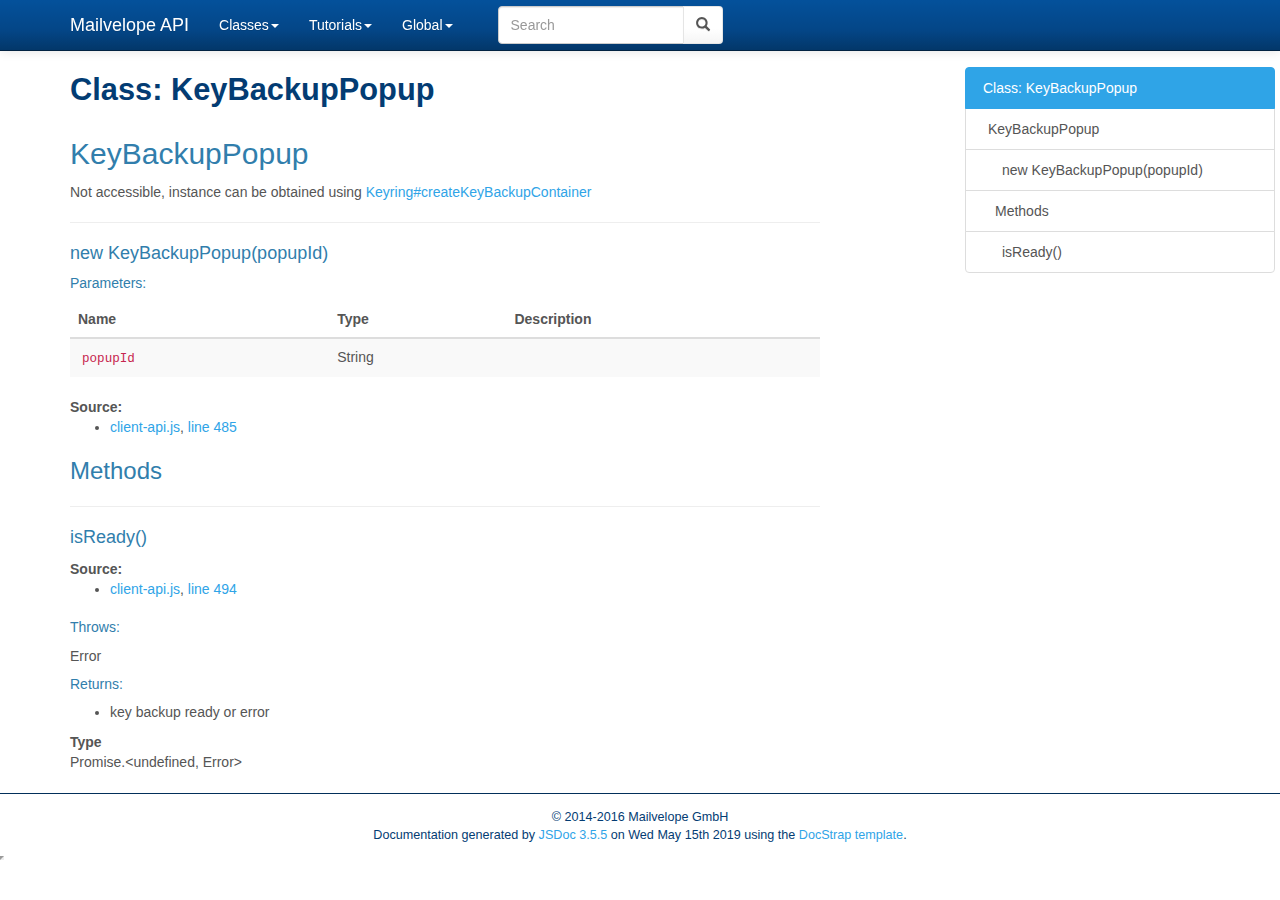
<file: KeyBackupPopup.html>
<!DOCTYPE html>

<html lang="en">
<head>
	<meta charset="utf-8">
	<meta name="viewport" content="width=device-width">
	<title>Mailvelope API Class: KeyBackupPopup</title>

	<!--[if lt IE 9]>
	<script src="//html5shiv.googlecode.com/svn/trunk/html5.js"></script>
	<![endif]-->
	<link type="text/css" rel="stylesheet" href="styles/sunlight.default.css">

	<link type="text/css" rel="stylesheet" href="styles/site.cerulean.css">

</head>

<body>

<div class="navbar navbar-default navbar-fixed-top navbar-inverse">
<div class="container">
	<div class="navbar-header">
		<a class="navbar-brand" href="index.html">Mailvelope API</a>
		<button class="navbar-toggle" type="button" data-toggle="collapse" data-target="#topNavigation">
			<span class="icon-bar"></span>
			<span class="icon-bar"></span>
			<span class="icon-bar"></span>
        </button>
	</div>
	<div class="navbar-collapse collapse" id="topNavigation">
		<ul class="nav navbar-nav">
			
			<li class="dropdown">
				<a href="classes.list.html" class="dropdown-toggle" data-toggle="dropdown">Classes<b class="caret"></b></a>
				<ul class="dropdown-menu ">
					<li><a href="Editor.html">Editor</a></li><li><a href="Generator.html">Generator</a></li><li><a href="KeyBackupPopup.html">KeyBackupPopup</a></li><li><a href="Keyring.html">Keyring</a></li><li><a href="Mailvelope.html">Mailvelope</a></li><li><a href="OpenPGPEncryptedForm.html">OpenPGPEncryptedForm</a></li><li><a href="RestoreBackup.html">RestoreBackup</a></li>
				</ul>
			</li>
			
			<li class="dropdown">
				<a href="tutorials.list.html" class="dropdown-toggle" data-toggle="dropdown">Tutorials<b class="caret"></b></a>
				<ul class="dropdown-menu ">
					<li><a href="tutorial-Readme.html">Readme</a></li>
				</ul>
			</li>
			
			<li class="dropdown">
				<a href="global.html" class="dropdown-toggle" data-toggle="dropdown">Global<b class="caret"></b></a>
				<ul class="dropdown-menu ">
					<li><a href="global.html">Global</a></li>
				</ul>
			</li>
			
		</ul>
        
            <div class="col-sm-3 col-md-3">
                <form class="navbar-form" role="search">
                    <div class="input-group">
                        <input type="text" class="form-control" placeholder="Search" name="q" id="search-input">
                        <div class="input-group-btn">
                            <button class="btn btn-default" id="search-submit"><i class="glyphicon glyphicon-search"></i></button>
                        </div>
                    </div>
                </form>
            </div>
        
	</div>

</div>
</div>


<div class="container" id="toc-content">
<div class="row">

	
	<div class="col-md-8">
	
		<div id="main">
			

	<h1 class="page-title">Class: KeyBackupPopup</h1>
<section>

<header>
    
        <h2>
        KeyBackupPopup
        </h2>
        
            <div class="class-description"><p>Not accessible, instance can be obtained using <a href="Keyring.html#createKeyBackupContainer">Keyring#createKeyBackupContainer</a></p></div>
        
    
</header>


<article>
    <div class="container-overview">
    
        
<hr>
<dt>
    <h4 class="name" id="KeyBackupPopup"><span class="type-signature"></span>new KeyBackupPopup(popupId)</h4>
    
    
</dt>
<dd>

    

    

    

    
    
        <h5>Parameters:</h5>
        

<table class="params table table-striped">
    <thead>
    <tr>
        
        <th>Name</th>
        

        <th>Type</th>

        

        

        <th class="last">Description</th>
    </tr>
    </thead>

    <tbody>
    

        <tr>
            
                <td class="name"><code>popupId</code></td>
            

            <td class="type">
            
                
<span class="param-type">String</span>



            
            </td>

            

            

            <td class="description last"></td>
        </tr>

    
    </tbody>
</table>

    

    
<dl class="details">
    

	

	

	

    

    

    

    

	

	

	

	

	



	
	<dt class="tag-source method-doc-label method-doc-details-label">Source:</dt>
	<dd class="tag-source">
		<ul class="dummy">
			<li>
				<a href="client-api.js.html">client-api.js</a>,
				 <a href="client-api.js.html#sunlight-1-line-485">line 485</a>
			</li>
		</ul>
	</dd>
	

	

	

	
</dl>


    

    

    

    

    

    

    
</dd>

    
    </div>

    

    

    

    

    

    

    
        <h3 class="subsection-title">Methods</h3>

        <dl>
            
<hr>
<dt>
    <h4 class="name" id="isReady"><span class="type-signature"></span>isReady()</h4>
    
    
</dt>
<dd>

    

    

    

    
    

    
<dl class="details">
    

	

	

	

    

    

    

    

	

	

	

	

	



	
	<dt class="tag-source method-doc-label method-doc-details-label">Source:</dt>
	<dd class="tag-source">
		<ul class="dummy">
			<li>
				<a href="client-api.js.html">client-api.js</a>,
				 <a href="client-api.js.html#sunlight-1-line-494">line 494</a>
			</li>
		</ul>
	</dd>
	

	

	

	
</dl>


    

    

    

    

    
    <h5>Throws:</h5>
    
            

    <div class="param-desc">
    
        
<span class="param-type">Error</span>



    
    </div>


        

    
    <h5>Returns:</h5>
    
            
<div class="param-desc">
    <ul>
<li>key backup ready or error</li>
</ul>
</div>



<dl>
    <dt>
        Type
    </dt>
    <dd>
        
<span class="param-type">Promise.&lt;undefined, Error></span>



    </dd>
</dl>


        

    
</dd>

        </dl>
    

    

    
</article>

</section>




		</div>
	</div>

	<div class="clearfix"></div>

	
		<div class="col-md-3">
			<div id="toc" class="col-md-3 hidden-xs hidden-sm hidden-md"></div>
		</div>
	

</div>
</div>


    <div class="modal fade" id="searchResults">
      <div class="modal-dialog">
        <div class="modal-content">
          <div class="modal-header">
            <button type="button" class="close" data-dismiss="modal" aria-label="Close"><span aria-hidden="true">&times;</span></button>
            <h4 class="modal-title">Search results</h4>
          </div>
          <div class="modal-body"></div>
          <div class="modal-footer">
            <button type="button" class="btn btn-default" data-dismiss="modal">Close</button>
          </div>
        </div><!-- /.modal-content -->
      </div><!-- /.modal-dialog -->
    </div>


<footer>


	<span class="copyright">
	© 2014-2016 Mailvelope GmbH
	</span>

<span class="jsdoc-message">
	Documentation generated by <a href="https://github.com/jsdoc3/jsdoc">JSDoc 3.5.5</a>
	
		on Wed May 15th 2019
	
	using the <a href="https://github.com/docstrap/docstrap">DocStrap template</a>.
</span>
</footer>

<script src="scripts/docstrap.lib.js"></script>
<script src="scripts/toc.js"></script>

    <script type="text/javascript" src="scripts/fulltext-search-ui.js"></script>


<script>
$( function () {
	$( "[id*='$']" ).each( function () {
		var $this = $( this );

		$this.attr( "id", $this.attr( "id" ).replace( "$", "__" ) );
	} );

	$( ".tutorial-section pre, .readme-section pre, pre.prettyprint.source" ).each( function () {
		var $this = $( this );

		var example = $this.find( "code" );
		exampleText = example.html();
		var lang = /{@lang (.*?)}/.exec( exampleText );
		if ( lang && lang[1] ) {
			exampleText = exampleText.replace( lang[0], "" );
			example.html( exampleText );
			lang = lang[1];
		} else {
			var langClassMatch = example.parent()[0].className.match(/lang\-(\S+)/);
			lang = langClassMatch ? langClassMatch[1] : "javascript";
		}

		if ( lang ) {

			$this
			.addClass( "sunlight-highlight-" + lang )
			.addClass( "linenums" )
			.html( example.html() );

		}
	} );

	Sunlight.highlightAll( {
		lineNumbers : true,
		showMenu : true,
		enableDoclinks : true
	} );

	$.catchAnchorLinks( {
        navbarOffset: 10
	} );
	$( "#toc" ).toc( {
		anchorName  : function ( i, heading, prefix ) {
			return $( heading ).attr( "id" ) || ( prefix + i );
		},
		selectors   : "#toc-content h1,#toc-content h2,#toc-content h3,#toc-content h4",
		showAndHide : false,
		smoothScrolling: true
	} );

	$( "#main span[id^='toc']" ).addClass( "toc-shim" );
	$( '.dropdown-toggle' ).dropdown();

    $( "table" ).each( function () {
      var $this = $( this );
      $this.addClass('table');
    } );

} );
</script>



<!--Navigation and Symbol Display-->


<!--Google Analytics-->



    <script type="text/javascript">
        $(document).ready(function() {
            SearcherDisplay.init();
        });
    </script>


</body>
</html>
</file>
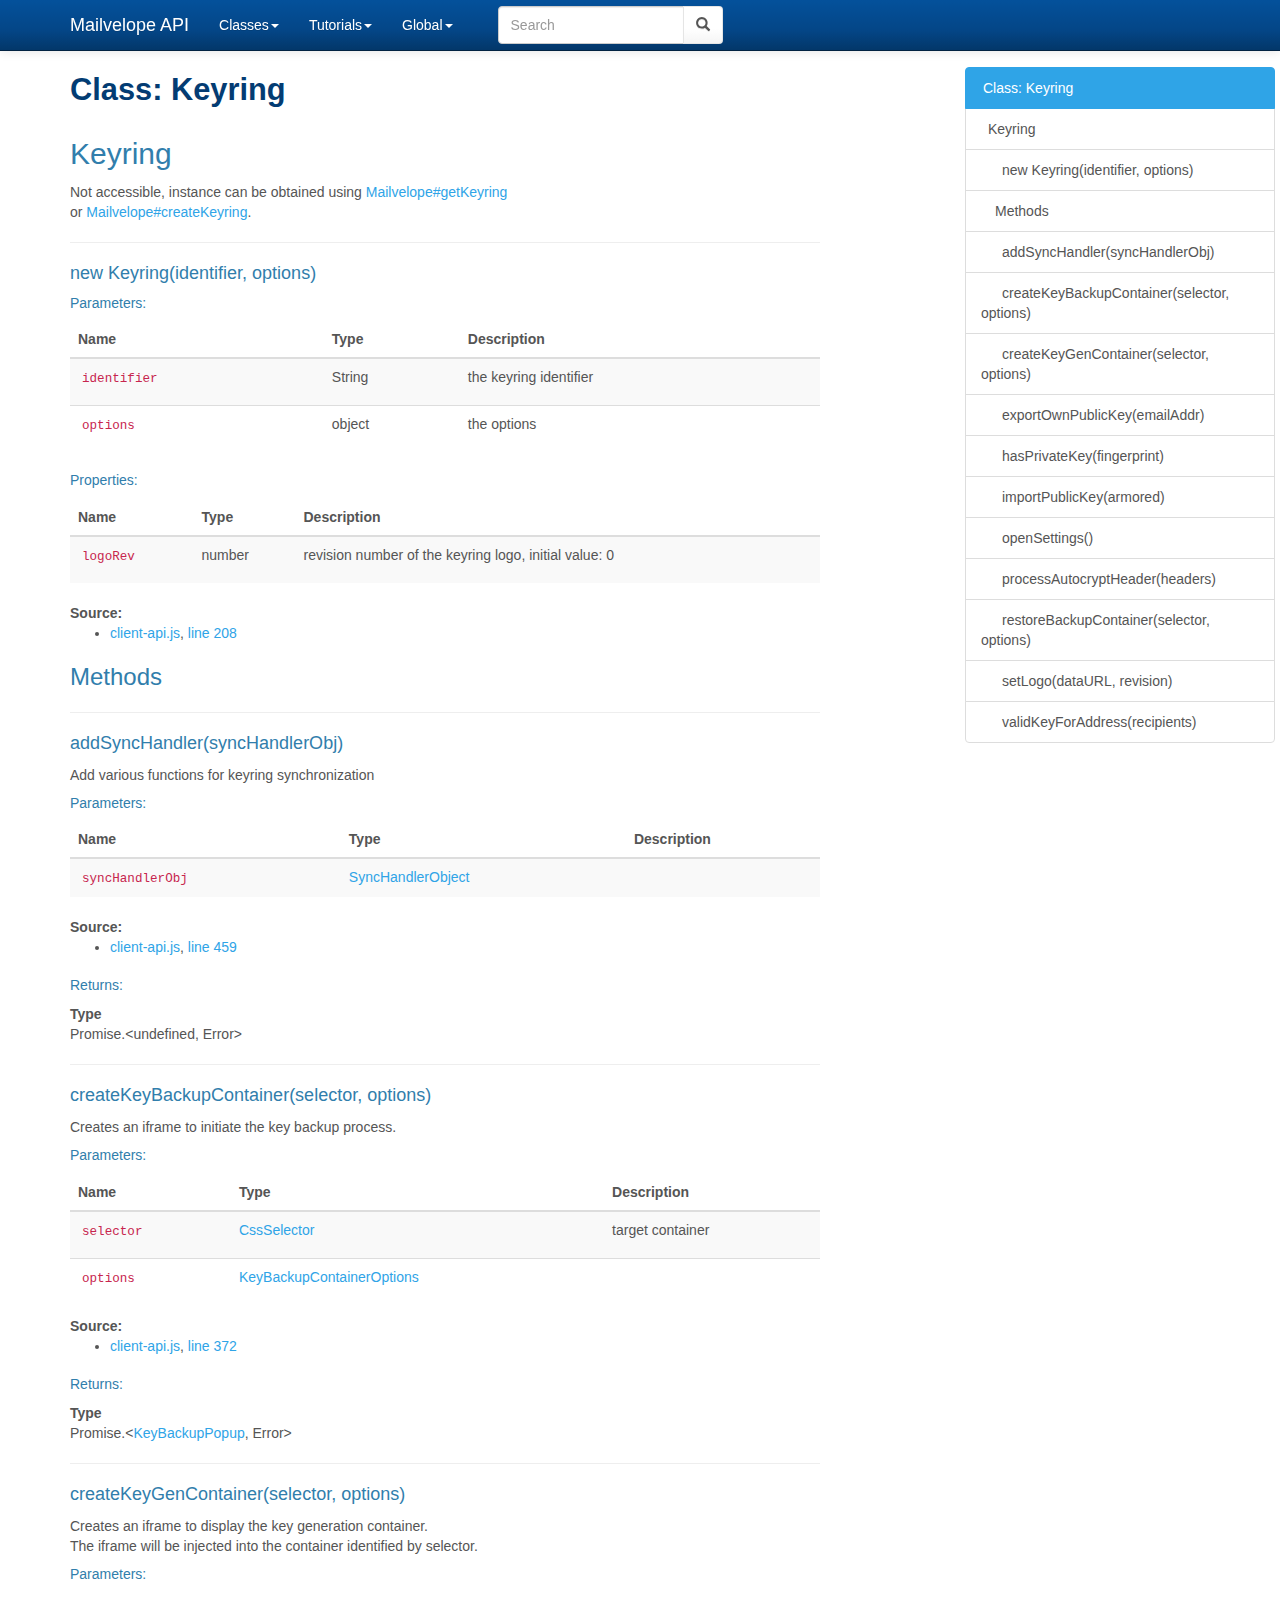
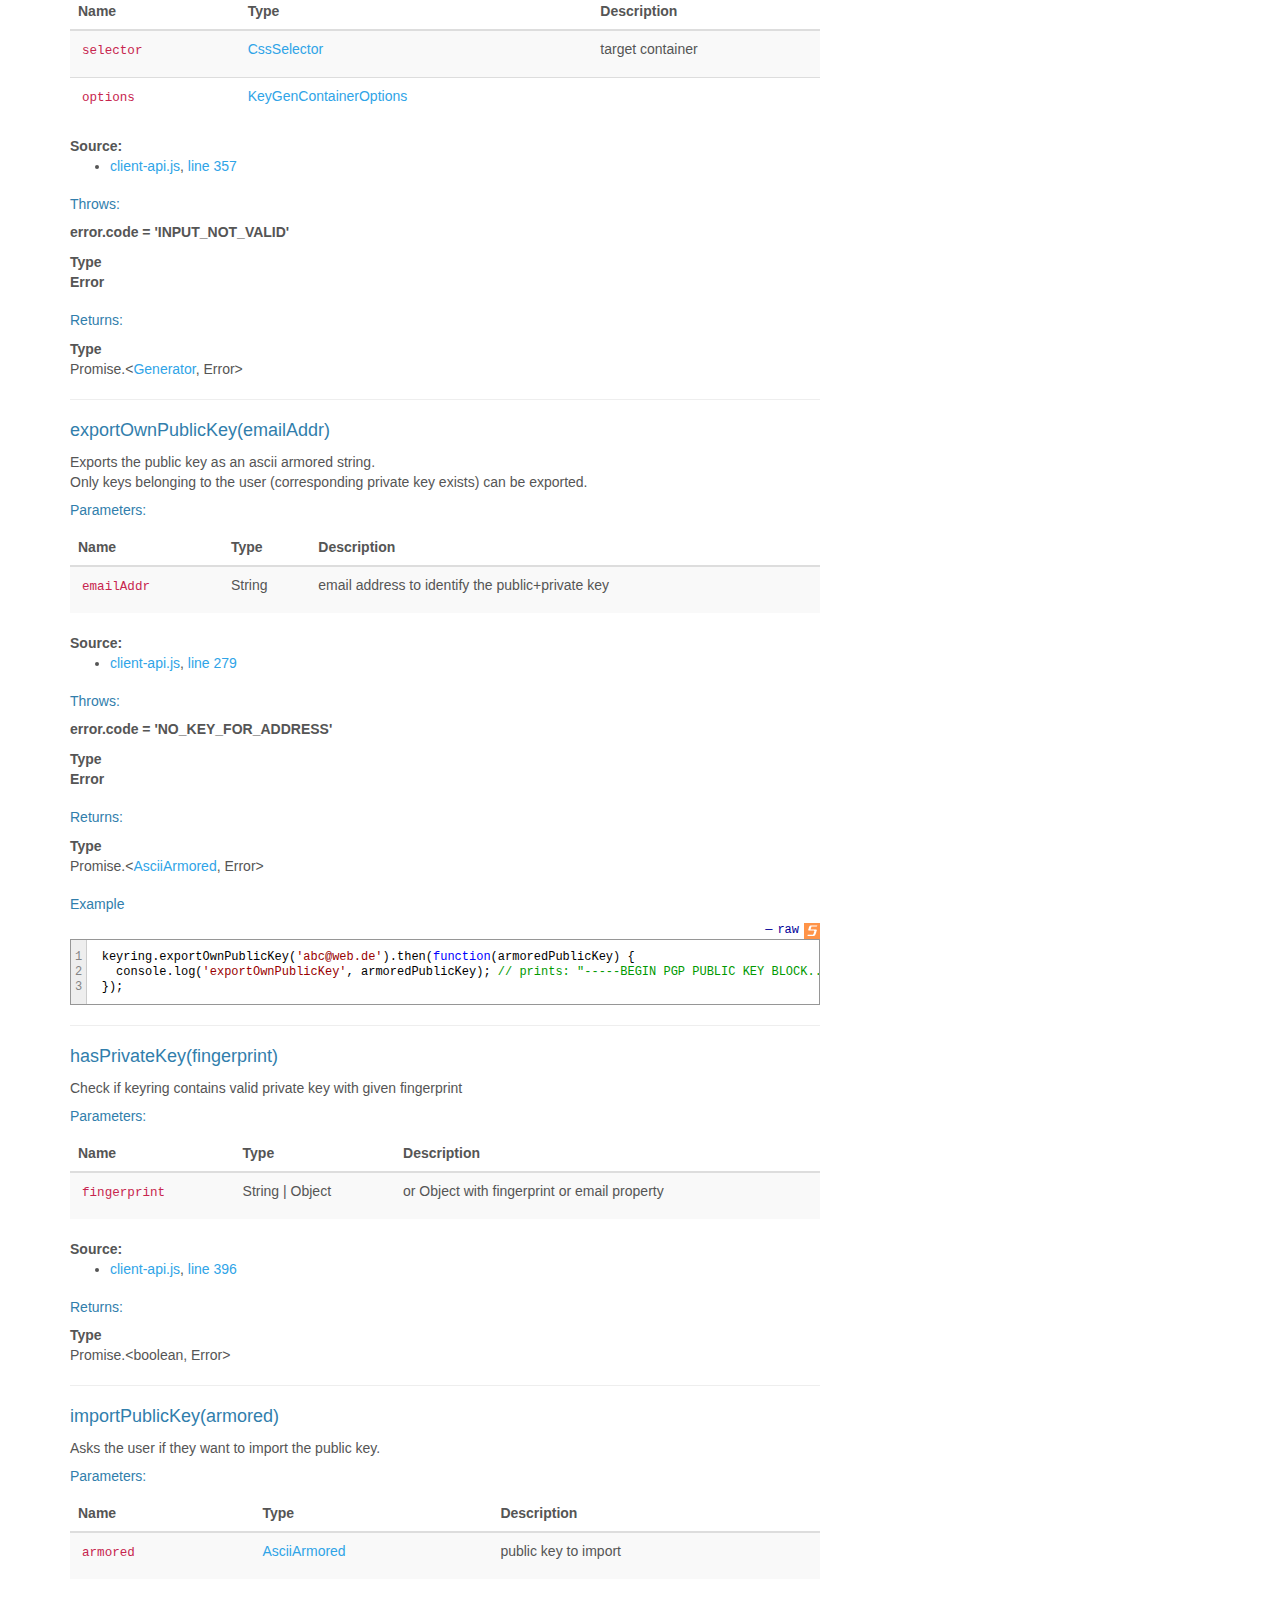
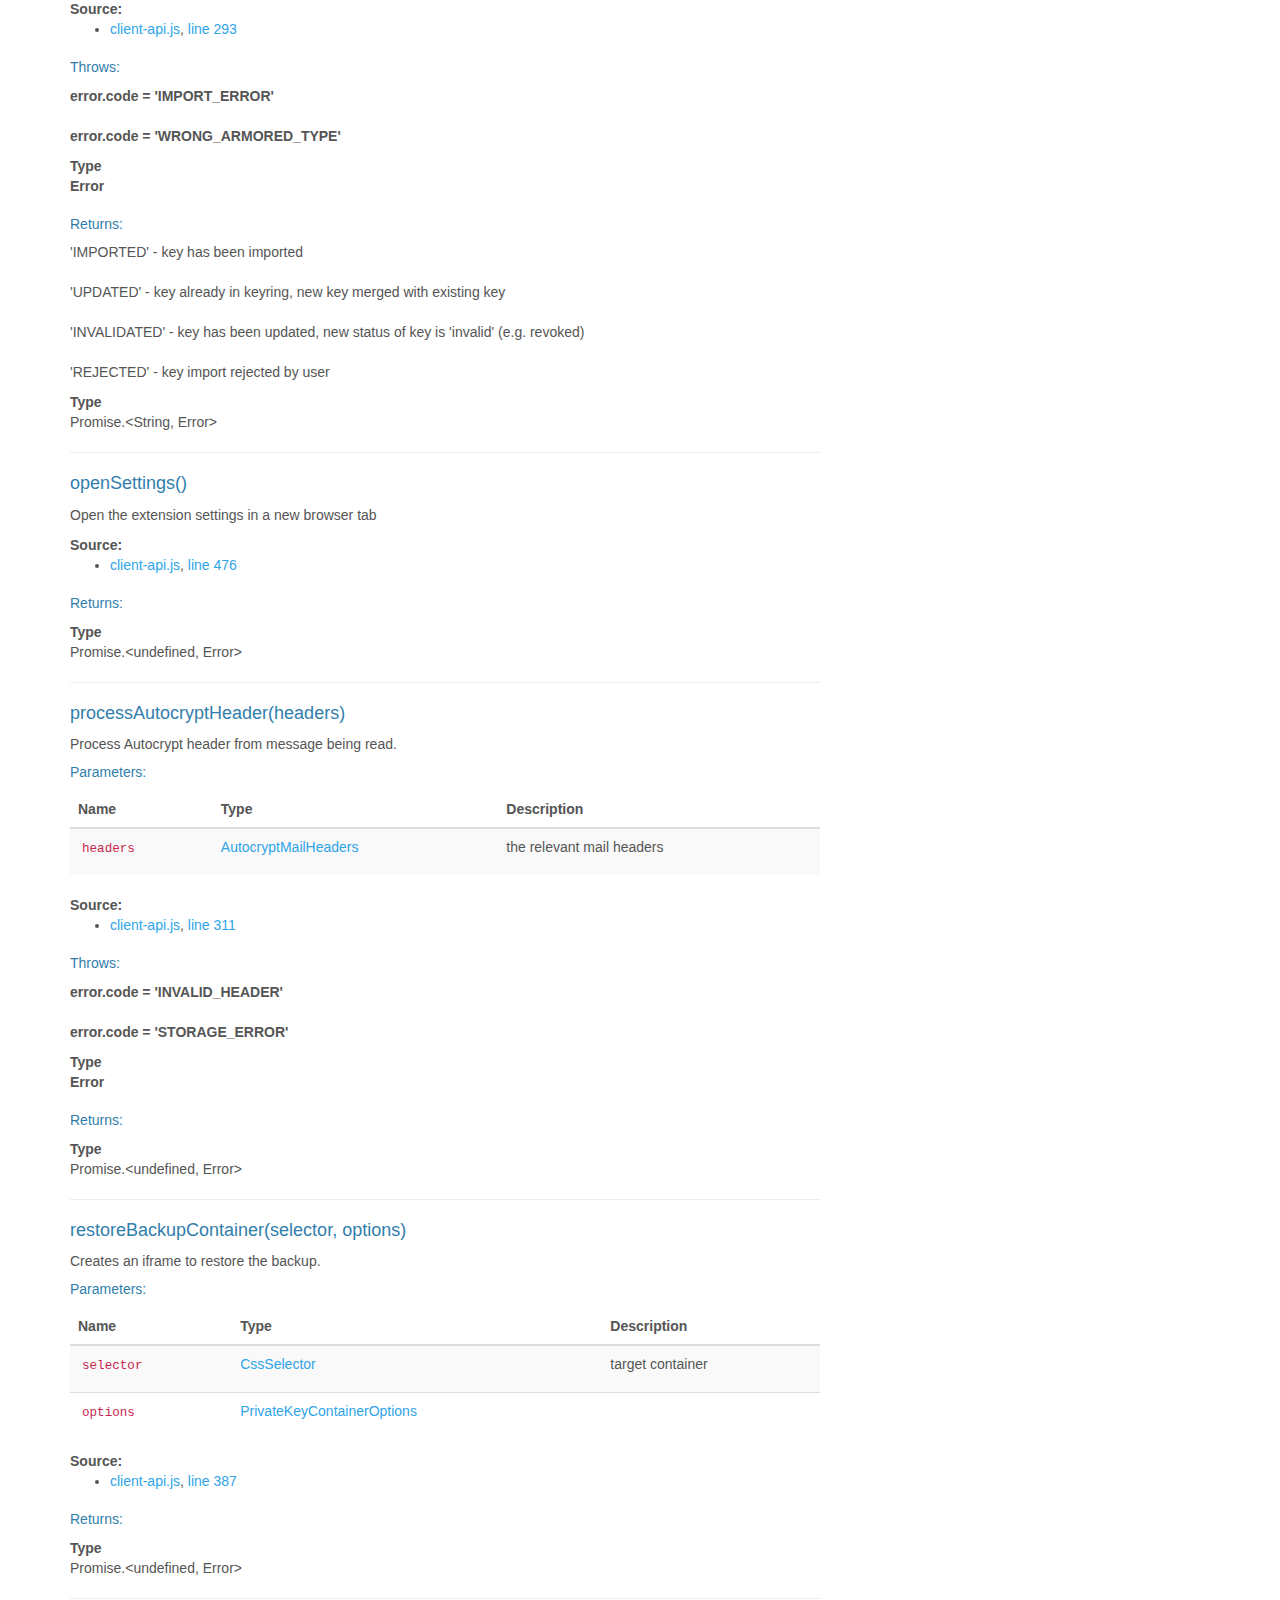
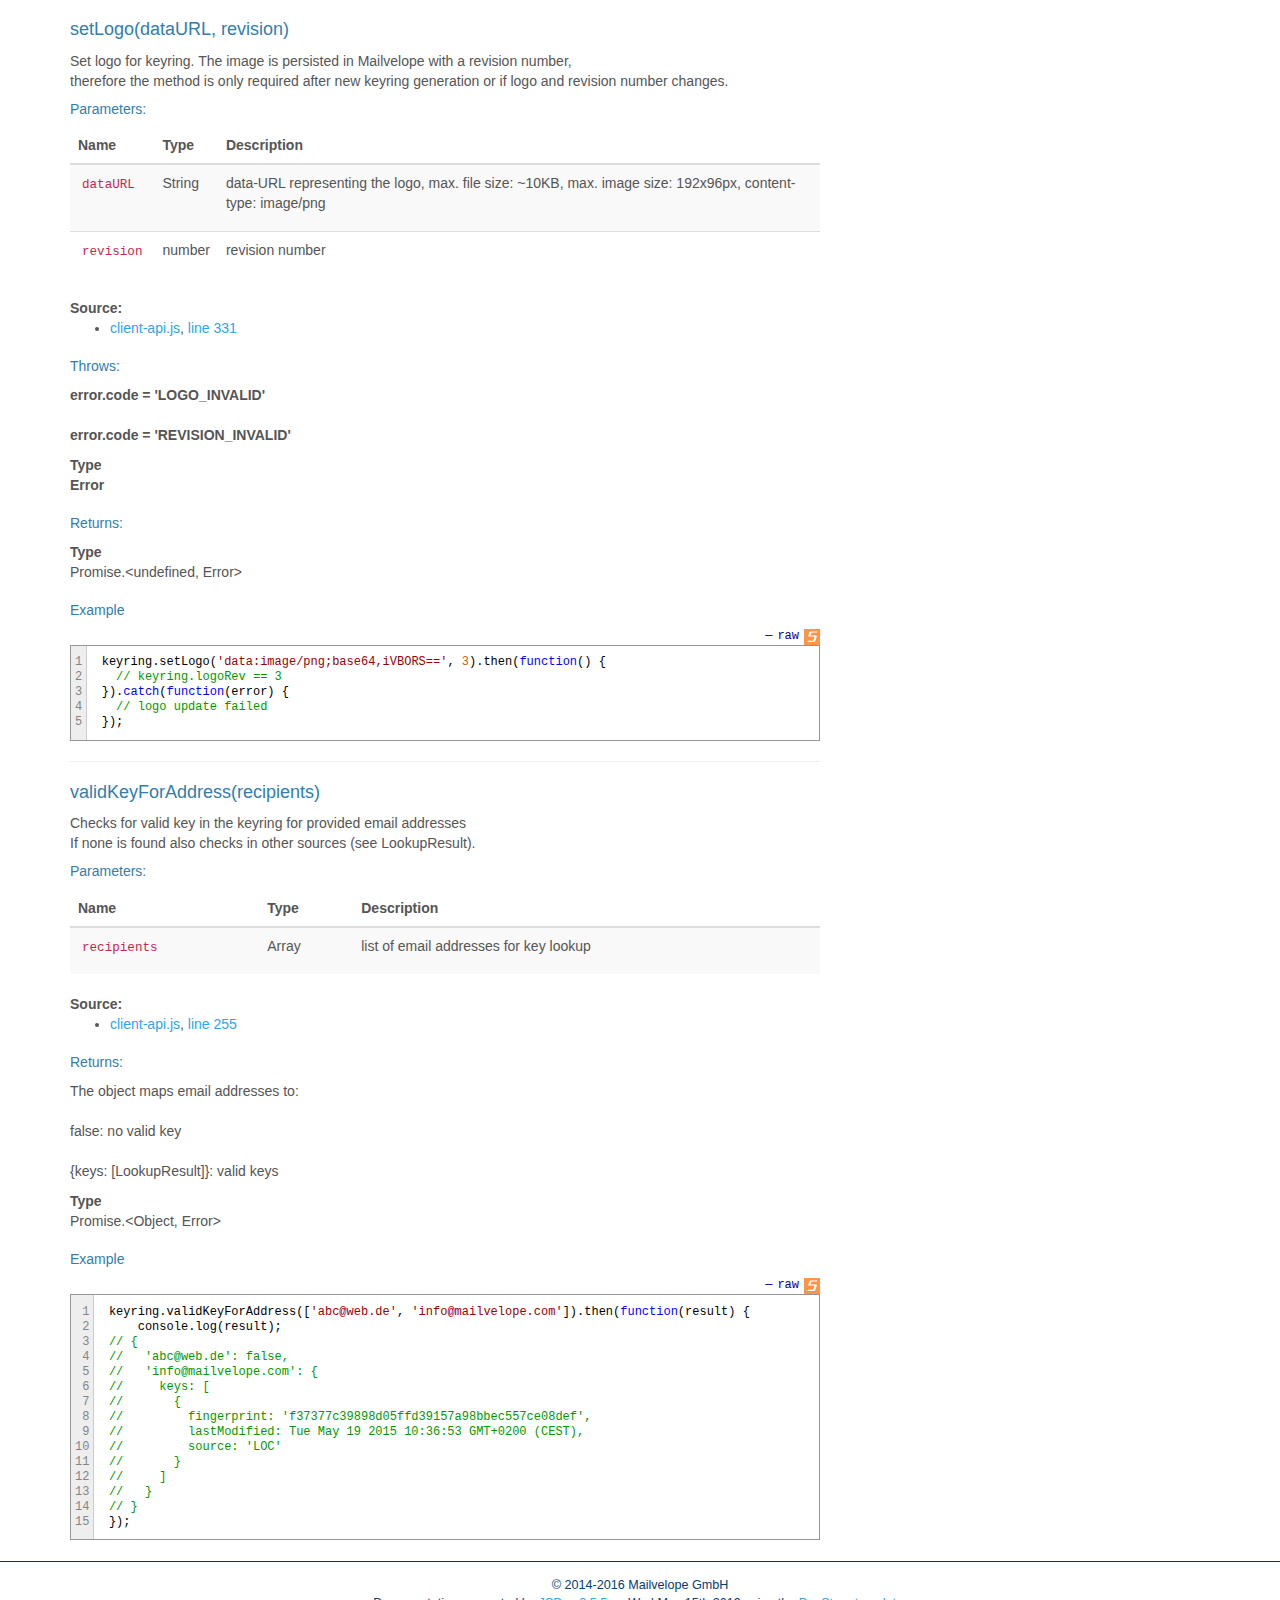
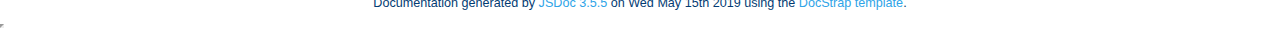
<file: Keyring.html>
<!DOCTYPE html>

<html lang="en">
<head>
	<meta charset="utf-8">
	<meta name="viewport" content="width=device-width">
	<title>Mailvelope API Class: Keyring</title>

	<!--[if lt IE 9]>
	<script src="//html5shiv.googlecode.com/svn/trunk/html5.js"></script>
	<![endif]-->
	<link type="text/css" rel="stylesheet" href="styles/sunlight.default.css">

	<link type="text/css" rel="stylesheet" href="styles/site.cerulean.css">

</head>

<body>

<div class="navbar navbar-default navbar-fixed-top navbar-inverse">
<div class="container">
	<div class="navbar-header">
		<a class="navbar-brand" href="index.html">Mailvelope API</a>
		<button class="navbar-toggle" type="button" data-toggle="collapse" data-target="#topNavigation">
			<span class="icon-bar"></span>
			<span class="icon-bar"></span>
			<span class="icon-bar"></span>
        </button>
	</div>
	<div class="navbar-collapse collapse" id="topNavigation">
		<ul class="nav navbar-nav">
			
			<li class="dropdown">
				<a href="classes.list.html" class="dropdown-toggle" data-toggle="dropdown">Classes<b class="caret"></b></a>
				<ul class="dropdown-menu ">
					<li><a href="Editor.html">Editor</a></li><li><a href="Generator.html">Generator</a></li><li><a href="KeyBackupPopup.html">KeyBackupPopup</a></li><li><a href="Keyring.html">Keyring</a></li><li><a href="Mailvelope.html">Mailvelope</a></li><li><a href="OpenPGPEncryptedForm.html">OpenPGPEncryptedForm</a></li><li><a href="RestoreBackup.html">RestoreBackup</a></li>
				</ul>
			</li>
			
			<li class="dropdown">
				<a href="tutorials.list.html" class="dropdown-toggle" data-toggle="dropdown">Tutorials<b class="caret"></b></a>
				<ul class="dropdown-menu ">
					<li><a href="tutorial-Readme.html">Readme</a></li>
				</ul>
			</li>
			
			<li class="dropdown">
				<a href="global.html" class="dropdown-toggle" data-toggle="dropdown">Global<b class="caret"></b></a>
				<ul class="dropdown-menu ">
					<li><a href="global.html">Global</a></li>
				</ul>
			</li>
			
		</ul>
        
            <div class="col-sm-3 col-md-3">
                <form class="navbar-form" role="search">
                    <div class="input-group">
                        <input type="text" class="form-control" placeholder="Search" name="q" id="search-input">
                        <div class="input-group-btn">
                            <button class="btn btn-default" id="search-submit"><i class="glyphicon glyphicon-search"></i></button>
                        </div>
                    </div>
                </form>
            </div>
        
	</div>

</div>
</div>


<div class="container" id="toc-content">
<div class="row">

	
	<div class="col-md-8">
	
		<div id="main">
			

	<h1 class="page-title">Class: Keyring</h1>
<section>

<header>
    
        <h2>
        Keyring
        </h2>
        
            <div class="class-description"><p>Not accessible, instance can be obtained using <a href="Mailvelope.html#getKeyring">Mailvelope#getKeyring</a><br>or <a href="Mailvelope.html#createKeyring">Mailvelope#createKeyring</a>.</p></div>
        
    
</header>


<article>
    <div class="container-overview">
    
        
<hr>
<dt>
    <h4 class="name" id="Keyring"><span class="type-signature"></span>new Keyring(identifier, options)</h4>
    
    
</dt>
<dd>

    

    

    

    
    
        <h5>Parameters:</h5>
        

<table class="params table table-striped">
    <thead>
    <tr>
        
        <th>Name</th>
        

        <th>Type</th>

        

        

        <th class="last">Description</th>
    </tr>
    </thead>

    <tbody>
    

        <tr>
            
                <td class="name"><code>identifier</code></td>
            

            <td class="type">
            
                
<span class="param-type">String</span>



            
            </td>

            

            

            <td class="description last"><p>the keyring identifier</p></td>
        </tr>

    

        <tr>
            
                <td class="name"><code>options</code></td>
            

            <td class="type">
            
                
<span class="param-type">object</span>



            
            </td>

            

            

            <td class="description last"><p>the options</p></td>
        </tr>

    
    </tbody>
</table>

    

    
<dl class="details">
    

    <h5 class="subsection-title">Properties:</h5>

    <dl>

<table class="props table table-striped">
    <thead>
    <tr>
        
        <th>Name</th>
        

        <th>Type</th>

        

        

        <th class="last">Description</th>
    </tr>
    </thead>

    <tbody>
    

        <tr>
            
                <td class="name"><code>logoRev</code></td>
            

            <td class="type">
            
                
<span class="param-type">number</span>



            
            </td>

            

            

            <td class="description last"><p>revision number of the keyring logo, initial value: 0</p></td>
        </tr>

    
    </tbody>
</table>
</dl>

    

	

	

	

    

    

    

    

	

	

	

	

	



	
	<dt class="tag-source method-doc-label method-doc-details-label">Source:</dt>
	<dd class="tag-source">
		<ul class="dummy">
			<li>
				<a href="client-api.js.html">client-api.js</a>,
				 <a href="client-api.js.html#sunlight-1-line-208">line 208</a>
			</li>
		</ul>
	</dd>
	

	

	

	
</dl>


    

    

    

    

    

    

    
</dd>

    
    </div>

    

    

    

    

    

    

    
        <h3 class="subsection-title">Methods</h3>

        <dl>
            
<hr>
<dt>
    <h4 class="name" id="addSyncHandler"><span class="type-signature"></span>addSyncHandler(syncHandlerObj)</h4>
    
    
</dt>
<dd>

    
    <div class="description">
        <p>Add various functions for keyring synchronization</p>
    </div>
    

    

    

    
    
        <h5>Parameters:</h5>
        

<table class="params table table-striped">
    <thead>
    <tr>
        
        <th>Name</th>
        

        <th>Type</th>

        

        

        <th class="last">Description</th>
    </tr>
    </thead>

    <tbody>
    

        <tr>
            
                <td class="name"><code>syncHandlerObj</code></td>
            

            <td class="type">
            
                
<span class="param-type"><a href="global.html#SyncHandlerObject">SyncHandlerObject</a></span>



            
            </td>

            

            

            <td class="description last"></td>
        </tr>

    
    </tbody>
</table>

    

    
<dl class="details">
    

	

	

	

    

    

    

    

	

	

	

	

	



	
	<dt class="tag-source method-doc-label method-doc-details-label">Source:</dt>
	<dd class="tag-source">
		<ul class="dummy">
			<li>
				<a href="client-api.js.html">client-api.js</a>,
				 <a href="client-api.js.html#sunlight-1-line-459">line 459</a>
			</li>
		</ul>
	</dd>
	

	

	

	
</dl>


    

    

    

    

    

    
    <h5>Returns:</h5>
    
            


<dl>
    <dt>
        Type
    </dt>
    <dd>
        
<span class="param-type">Promise.&lt;undefined, Error></span>



    </dd>
</dl>


        

    
</dd>

        
            
<hr>
<dt>
    <h4 class="name" id="createKeyBackupContainer"><span class="type-signature"></span>createKeyBackupContainer(selector, options)</h4>
    
    
</dt>
<dd>

    
    <div class="description">
        <p>Creates an iframe to initiate the key backup process.</p>
    </div>
    

    

    

    
    
        <h5>Parameters:</h5>
        

<table class="params table table-striped">
    <thead>
    <tr>
        
        <th>Name</th>
        

        <th>Type</th>

        

        

        <th class="last">Description</th>
    </tr>
    </thead>

    <tbody>
    

        <tr>
            
                <td class="name"><code>selector</code></td>
            

            <td class="type">
            
                
<span class="param-type"><a href="global.html#CssSelector">CssSelector</a></span>



            
            </td>

            

            

            <td class="description last"><p>target container</p></td>
        </tr>

    

        <tr>
            
                <td class="name"><code>options</code></td>
            

            <td class="type">
            
                
<span class="param-type"><a href="global.html#KeyBackupContainerOptions">KeyBackupContainerOptions</a></span>



            
            </td>

            

            

            <td class="description last"></td>
        </tr>

    
    </tbody>
</table>

    

    
<dl class="details">
    

	

	

	

    

    

    

    

	

	

	

	

	



	
	<dt class="tag-source method-doc-label method-doc-details-label">Source:</dt>
	<dd class="tag-source">
		<ul class="dummy">
			<li>
				<a href="client-api.js.html">client-api.js</a>,
				 <a href="client-api.js.html#sunlight-1-line-372">line 372</a>
			</li>
		</ul>
	</dd>
	

	

	

	
</dl>


    

    

    

    

    

    
    <h5>Returns:</h5>
    
            


<dl>
    <dt>
        Type
    </dt>
    <dd>
        
<span class="param-type">Promise.&lt;<a href="KeyBackupPopup.html">KeyBackupPopup</a>, Error></span>



    </dd>
</dl>


        

    
</dd>

        
            
<hr>
<dt>
    <h4 class="name" id="createKeyGenContainer"><span class="type-signature"></span>createKeyGenContainer(selector, options)</h4>
    
    
</dt>
<dd>

    
    <div class="description">
        <p>Creates an iframe to display the key generation container.<br>The iframe will be injected into the container identified by selector.</p>
    </div>
    

    

    

    
    
        <h5>Parameters:</h5>
        

<table class="params table table-striped">
    <thead>
    <tr>
        
        <th>Name</th>
        

        <th>Type</th>

        

        

        <th class="last">Description</th>
    </tr>
    </thead>

    <tbody>
    

        <tr>
            
                <td class="name"><code>selector</code></td>
            

            <td class="type">
            
                
<span class="param-type"><a href="global.html#CssSelector">CssSelector</a></span>



            
            </td>

            

            

            <td class="description last"><p>target container</p></td>
        </tr>

    

        <tr>
            
                <td class="name"><code>options</code></td>
            

            <td class="type">
            
                
<span class="param-type"><a href="global.html#KeyGenContainerOptions">KeyGenContainerOptions</a></span>



            
            </td>

            

            

            <td class="description last"></td>
        </tr>

    
    </tbody>
</table>

    

    
<dl class="details">
    

	

	

	

    

    

    

    

	

	

	

	

	



	
	<dt class="tag-source method-doc-label method-doc-details-label">Source:</dt>
	<dd class="tag-source">
		<ul class="dummy">
			<li>
				<a href="client-api.js.html">client-api.js</a>,
				 <a href="client-api.js.html#sunlight-1-line-357">line 357</a>
			</li>
		</ul>
	</dd>
	

	

	

	
</dl>


    

    

    

    

    
    <h5>Throws:</h5>
    
            

<dl>
    <dt>
        <div class="param-desc">
        <p>error.code = 'INPUT_NOT_VALID'</p>
        </div>
    </dt>
    <dt>
        <dl>
            <dt>
                Type
            </dt>
            <dd>
                
<span class="param-type">Error</span>



            </dd>
        </dl>
    </dt>
</dl>


        

    
    <h5>Returns:</h5>
    
            


<dl>
    <dt>
        Type
    </dt>
    <dd>
        
<span class="param-type">Promise.&lt;<a href="Generator.html">Generator</a>, Error></span>



    </dd>
</dl>


        

    
</dd>

        
            
<hr>
<dt>
    <h4 class="name" id="exportOwnPublicKey"><span class="type-signature"></span>exportOwnPublicKey(emailAddr)</h4>
    
    
</dt>
<dd>

    
    <div class="description">
        <p>Exports the public key as an ascii armored string.<br>Only keys belonging to the user (corresponding private key exists) can be exported.</p>
    </div>
    

    

    

    
    
        <h5>Parameters:</h5>
        

<table class="params table table-striped">
    <thead>
    <tr>
        
        <th>Name</th>
        

        <th>Type</th>

        

        

        <th class="last">Description</th>
    </tr>
    </thead>

    <tbody>
    

        <tr>
            
                <td class="name"><code>emailAddr</code></td>
            

            <td class="type">
            
                
<span class="param-type">String</span>



            
            </td>

            

            

            <td class="description last"><p>email address to identify the public+private key</p></td>
        </tr>

    
    </tbody>
</table>

    

    
<dl class="details">
    

	

	

	

    

    

    

    

	

	

	

	

	



	
	<dt class="tag-source method-doc-label method-doc-details-label">Source:</dt>
	<dd class="tag-source">
		<ul class="dummy">
			<li>
				<a href="client-api.js.html">client-api.js</a>,
				 <a href="client-api.js.html#sunlight-1-line-279">line 279</a>
			</li>
		</ul>
	</dd>
	

	

	

	
</dl>


    

    

    

    

    
    <h5>Throws:</h5>
    
            

<dl>
    <dt>
        <div class="param-desc">
        <p>error.code = 'NO_KEY_FOR_ADDRESS'</p>
        </div>
    </dt>
    <dt>
        <dl>
            <dt>
                Type
            </dt>
            <dd>
                
<span class="param-type">Error</span>



            </dd>
        </dl>
    </dt>
</dl>


        

    
    <h5>Returns:</h5>
    
            


<dl>
    <dt>
        Type
    </dt>
    <dd>
        
<span class="param-type">Promise.&lt;<a href="global.html#AsciiArmored">AsciiArmored</a>, Error></span>



    </dd>
</dl>


        

    
        <h5>Example</h5>
        
    <pre class="sunlight-highlight-javascript">keyring.exportOwnPublicKey(&#x27;abc@web.de&#x27;).then(function(armoredPublicKey) {
  console.log(&#x27;exportOwnPublicKey&#x27;, armoredPublicKey); // prints: &quot;-----BEGIN PGP PUBLIC KEY BLOCK...&quot;
});</pre>


    
</dd>

        
            
<hr>
<dt>
    <h4 class="name" id="hasPrivateKey"><span class="type-signature"></span>hasPrivateKey(fingerprint)</h4>
    
    
</dt>
<dd>

    
    <div class="description">
        <p>Check if keyring contains valid private key with given fingerprint</p>
    </div>
    

    

    

    
    
        <h5>Parameters:</h5>
        

<table class="params table table-striped">
    <thead>
    <tr>
        
        <th>Name</th>
        

        <th>Type</th>

        

        

        <th class="last">Description</th>
    </tr>
    </thead>

    <tbody>
    

        <tr>
            
                <td class="name"><code>fingerprint</code></td>
            

            <td class="type">
            
                
<span class="param-type">String</span>
|

<span class="param-type">Object</span>



            
            </td>

            

            

            <td class="description last"><p>or Object with fingerprint or email property</p></td>
        </tr>

    
    </tbody>
</table>

    

    
<dl class="details">
    

	

	

	

    

    

    

    

	

	

	

	

	



	
	<dt class="tag-source method-doc-label method-doc-details-label">Source:</dt>
	<dd class="tag-source">
		<ul class="dummy">
			<li>
				<a href="client-api.js.html">client-api.js</a>,
				 <a href="client-api.js.html#sunlight-1-line-396">line 396</a>
			</li>
		</ul>
	</dd>
	

	

	

	
</dl>


    

    

    

    

    

    
    <h5>Returns:</h5>
    
            


<dl>
    <dt>
        Type
    </dt>
    <dd>
        
<span class="param-type">Promise.&lt;boolean, Error></span>



    </dd>
</dl>


        

    
</dd>

        
            
<hr>
<dt>
    <h4 class="name" id="importPublicKey"><span class="type-signature"></span>importPublicKey(armored)</h4>
    
    
</dt>
<dd>

    
    <div class="description">
        <p>Asks the user if they want to import the public key.</p>
    </div>
    

    

    

    
    
        <h5>Parameters:</h5>
        

<table class="params table table-striped">
    <thead>
    <tr>
        
        <th>Name</th>
        

        <th>Type</th>

        

        

        <th class="last">Description</th>
    </tr>
    </thead>

    <tbody>
    

        <tr>
            
                <td class="name"><code>armored</code></td>
            

            <td class="type">
            
                
<span class="param-type"><a href="global.html#AsciiArmored">AsciiArmored</a></span>



            
            </td>

            

            

            <td class="description last"><p>public key to import</p></td>
        </tr>

    
    </tbody>
</table>

    

    
<dl class="details">
    

	

	

	

    

    

    

    

	

	

	

	

	



	
	<dt class="tag-source method-doc-label method-doc-details-label">Source:</dt>
	<dd class="tag-source">
		<ul class="dummy">
			<li>
				<a href="client-api.js.html">client-api.js</a>,
				 <a href="client-api.js.html#sunlight-1-line-293">line 293</a>
			</li>
		</ul>
	</dd>
	

	

	

	
</dl>


    

    

    

    

    
    <h5>Throws:</h5>
    
            

<dl>
    <dt>
        <div class="param-desc">
        <p>error.code = 'IMPORT_ERROR' <br><br>                     error.code = 'WRONG_ARMORED_TYPE'</p>
        </div>
    </dt>
    <dt>
        <dl>
            <dt>
                Type
            </dt>
            <dd>
                
<span class="param-type">Error</span>



            </dd>
        </dl>
    </dt>
</dl>


        

    
    <h5>Returns:</h5>
    
            
<div class="param-desc">
    <p>'IMPORTED' - key has been imported <br><br>                                        'UPDATED' - key already in keyring, new key merged with existing key <br><br>                                        'INVALIDATED' - key has been updated, new status of key is 'invalid' (e.g. revoked) <br><br>                                        'REJECTED' - key import rejected by user</p>
</div>



<dl>
    <dt>
        Type
    </dt>
    <dd>
        
<span class="param-type">Promise.&lt;String, Error></span>



    </dd>
</dl>


        

    
</dd>

        
            
<hr>
<dt>
    <h4 class="name" id="openSettings"><span class="type-signature"></span>openSettings()</h4>
    
    
</dt>
<dd>

    
    <div class="description">
        <p>Open the extension settings in a new browser tab</p>
    </div>
    

    

    

    
    

    
<dl class="details">
    

	

	

	

    

    

    

    

	

	

	

	

	



	
	<dt class="tag-source method-doc-label method-doc-details-label">Source:</dt>
	<dd class="tag-source">
		<ul class="dummy">
			<li>
				<a href="client-api.js.html">client-api.js</a>,
				 <a href="client-api.js.html#sunlight-1-line-476">line 476</a>
			</li>
		</ul>
	</dd>
	

	

	

	
</dl>


    

    

    

    

    

    
    <h5>Returns:</h5>
    
            


<dl>
    <dt>
        Type
    </dt>
    <dd>
        
<span class="param-type">Promise.&lt;undefined, Error></span>



    </dd>
</dl>


        

    
</dd>

        
            
<hr>
<dt>
    <h4 class="name" id="processAutocryptHeader"><span class="type-signature"></span>processAutocryptHeader(headers)</h4>
    
    
</dt>
<dd>

    
    <div class="description">
        <p>Process Autocrypt header from message being read.</p>
    </div>
    

    

    

    
    
        <h5>Parameters:</h5>
        

<table class="params table table-striped">
    <thead>
    <tr>
        
        <th>Name</th>
        

        <th>Type</th>

        

        

        <th class="last">Description</th>
    </tr>
    </thead>

    <tbody>
    

        <tr>
            
                <td class="name"><code>headers</code></td>
            

            <td class="type">
            
                
<span class="param-type"><a href="global.html#AutocryptMailHeaders">AutocryptMailHeaders</a></span>



            
            </td>

            

            

            <td class="description last"><p>the relevant mail headers</p></td>
        </tr>

    
    </tbody>
</table>

    

    
<dl class="details">
    

	

	

	

    

    

    

    

	

	

	

	

	



	
	<dt class="tag-source method-doc-label method-doc-details-label">Source:</dt>
	<dd class="tag-source">
		<ul class="dummy">
			<li>
				<a href="client-api.js.html">client-api.js</a>,
				 <a href="client-api.js.html#sunlight-1-line-311">line 311</a>
			</li>
		</ul>
	</dd>
	

	

	

	
</dl>


    

    

    

    

    
    <h5>Throws:</h5>
    
            

<dl>
    <dt>
        <div class="param-desc">
        <p>error.code = 'INVALID_HEADER' <br><br>                       error.code = 'STORAGE_ERROR'</p>
        </div>
    </dt>
    <dt>
        <dl>
            <dt>
                Type
            </dt>
            <dd>
                
<span class="param-type">Error</span>



            </dd>
        </dl>
    </dt>
</dl>


        

    
    <h5>Returns:</h5>
    
            


<dl>
    <dt>
        Type
    </dt>
    <dd>
        
<span class="param-type">Promise.&lt;undefined, Error></span>



    </dd>
</dl>


        

    
</dd>

        
            
<hr>
<dt>
    <h4 class="name" id="restoreBackupContainer"><span class="type-signature"></span>restoreBackupContainer(selector, options)</h4>
    
    
</dt>
<dd>

    
    <div class="description">
        <p>Creates an iframe to restore the backup.</p>
    </div>
    

    

    

    
    
        <h5>Parameters:</h5>
        

<table class="params table table-striped">
    <thead>
    <tr>
        
        <th>Name</th>
        

        <th>Type</th>

        

        

        <th class="last">Description</th>
    </tr>
    </thead>

    <tbody>
    

        <tr>
            
                <td class="name"><code>selector</code></td>
            

            <td class="type">
            
                
<span class="param-type"><a href="global.html#CssSelector">CssSelector</a></span>



            
            </td>

            

            

            <td class="description last"><p>target container</p></td>
        </tr>

    

        <tr>
            
                <td class="name"><code>options</code></td>
            

            <td class="type">
            
                
<span class="param-type"><a href="global.html#PrivateKeyContainerOptions">PrivateKeyContainerOptions</a></span>



            
            </td>

            

            

            <td class="description last"></td>
        </tr>

    
    </tbody>
</table>

    

    
<dl class="details">
    

	

	

	

    

    

    

    

	

	

	

	

	



	
	<dt class="tag-source method-doc-label method-doc-details-label">Source:</dt>
	<dd class="tag-source">
		<ul class="dummy">
			<li>
				<a href="client-api.js.html">client-api.js</a>,
				 <a href="client-api.js.html#sunlight-1-line-387">line 387</a>
			</li>
		</ul>
	</dd>
	

	

	

	
</dl>


    

    

    

    

    

    
    <h5>Returns:</h5>
    
            


<dl>
    <dt>
        Type
    </dt>
    <dd>
        
<span class="param-type">Promise.&lt;undefined, Error></span>



    </dd>
</dl>


        

    
</dd>

        
            
<hr>
<dt>
    <h4 class="name" id="setLogo"><span class="type-signature"></span>setLogo(dataURL, revision)</h4>
    
    
</dt>
<dd>

    
    <div class="description">
        <p>Set logo for keyring. The image is persisted in Mailvelope with a revision number,<br>therefore the method is only required after new keyring generation or if logo and revision number changes.</p>
    </div>
    

    

    

    
    
        <h5>Parameters:</h5>
        

<table class="params table table-striped">
    <thead>
    <tr>
        
        <th>Name</th>
        

        <th>Type</th>

        

        

        <th class="last">Description</th>
    </tr>
    </thead>

    <tbody>
    

        <tr>
            
                <td class="name"><code>dataURL</code></td>
            

            <td class="type">
            
                
<span class="param-type">String</span>



            
            </td>

            

            

            <td class="description last"><p>data-URL representing the logo, max. file size: ~10KB, max. image size: 192x96px, content-type: image/png</p></td>
        </tr>

    

        <tr>
            
                <td class="name"><code>revision</code></td>
            

            <td class="type">
            
                
<span class="param-type">number</span>



            
            </td>

            

            

            <td class="description last"><p>revision number</p></td>
        </tr>

    
    </tbody>
</table>

    

    
<dl class="details">
    

	

	

	

    

    

    

    

	

	

	

	

	



	
	<dt class="tag-source method-doc-label method-doc-details-label">Source:</dt>
	<dd class="tag-source">
		<ul class="dummy">
			<li>
				<a href="client-api.js.html">client-api.js</a>,
				 <a href="client-api.js.html#sunlight-1-line-331">line 331</a>
			</li>
		</ul>
	</dd>
	

	

	

	
</dl>


    

    

    

    

    
    <h5>Throws:</h5>
    
            

<dl>
    <dt>
        <div class="param-desc">
        <p>error.code = 'LOGO_INVALID' <br><br>                error.code = 'REVISION_INVALID'</p>
        </div>
    </dt>
    <dt>
        <dl>
            <dt>
                Type
            </dt>
            <dd>
                
<span class="param-type">Error</span>



            </dd>
        </dl>
    </dt>
</dl>


        

    
    <h5>Returns:</h5>
    
            


<dl>
    <dt>
        Type
    </dt>
    <dd>
        
<span class="param-type">Promise.&lt;undefined, Error></span>



    </dd>
</dl>


        

    
        <h5>Example</h5>
        
    <pre class="sunlight-highlight-javascript">keyring.setLogo(&#x27;[data-uri]&#x27;, 3).then(function() {
  // keyring.logoRev == 3
}).catch(function(error) {
  // logo update failed
});</pre>


    
</dd>

        
            
<hr>
<dt>
    <h4 class="name" id="validKeyForAddress"><span class="type-signature"></span>validKeyForAddress(recipients)</h4>
    
    
</dt>
<dd>

    
    <div class="description">
        <p>Checks for valid key in the keyring for provided email addresses<br>If none is found also checks in other sources (see LookupResult).</p>
    </div>
    

    

    

    
    
        <h5>Parameters:</h5>
        

<table class="params table table-striped">
    <thead>
    <tr>
        
        <th>Name</th>
        

        <th>Type</th>

        

        

        <th class="last">Description</th>
    </tr>
    </thead>

    <tbody>
    

        <tr>
            
                <td class="name"><code>recipients</code></td>
            

            <td class="type">
            
                
<span class="param-type">Array</span>



            
            </td>

            

            

            <td class="description last"><p>list of email addresses for key lookup</p></td>
        </tr>

    
    </tbody>
</table>

    

    
<dl class="details">
    

	

	

	

    

    

    

    

	

	

	

	

	



	
	<dt class="tag-source method-doc-label method-doc-details-label">Source:</dt>
	<dd class="tag-source">
		<ul class="dummy">
			<li>
				<a href="client-api.js.html">client-api.js</a>,
				 <a href="client-api.js.html#sunlight-1-line-255">line 255</a>
			</li>
		</ul>
	</dd>
	

	

	

	
</dl>


    

    

    

    

    

    
    <h5>Returns:</h5>
    
            
<div class="param-desc">
    <p>The object maps email addresses to: <br><br>                                   false: no valid key <br><br>                                   {keys: [LookupResult]}: valid keys</p>
</div>



<dl>
    <dt>
        Type
    </dt>
    <dd>
        
<span class="param-type">Promise.&lt;Object, Error></span>



    </dd>
</dl>


        

    
        <h5>Example</h5>
        
    <pre class="sunlight-highlight-javascript">keyring.validKeyForAddress([&#x27;abc@web.de&#x27;, &#x27;info@mailvelope.com&#x27;]).then(function(result) {
    console.log(result);
// {
//   &#x27;abc@web.de&#x27;: false,
//   &#x27;info@mailvelope.com&#x27;: {
//     keys: [
//       {
//         fingerprint: &#x27;f37377c39898d05ffd39157a98bbec557ce08def&#x27;,
//         lastModified: Tue May 19 2015 10:36:53 GMT+0200 (CEST),
//         source: &#x27;LOC&#x27;
//       }
//     ]
//   }
// }
});</pre>


    
</dd>

        </dl>
    

    

    
</article>

</section>




		</div>
	</div>

	<div class="clearfix"></div>

	
		<div class="col-md-3">
			<div id="toc" class="col-md-3 hidden-xs hidden-sm hidden-md"></div>
		</div>
	

</div>
</div>


    <div class="modal fade" id="searchResults">
      <div class="modal-dialog">
        <div class="modal-content">
          <div class="modal-header">
            <button type="button" class="close" data-dismiss="modal" aria-label="Close"><span aria-hidden="true">&times;</span></button>
            <h4 class="modal-title">Search results</h4>
          </div>
          <div class="modal-body"></div>
          <div class="modal-footer">
            <button type="button" class="btn btn-default" data-dismiss="modal">Close</button>
          </div>
        </div><!-- /.modal-content -->
      </div><!-- /.modal-dialog -->
    </div>


<footer>


	<span class="copyright">
	© 2014-2016 Mailvelope GmbH
	</span>

<span class="jsdoc-message">
	Documentation generated by <a href="https://github.com/jsdoc3/jsdoc">JSDoc 3.5.5</a>
	
		on Wed May 15th 2019
	
	using the <a href="https://github.com/docstrap/docstrap">DocStrap template</a>.
</span>
</footer>

<script src="scripts/docstrap.lib.js"></script>
<script src="scripts/toc.js"></script>

    <script type="text/javascript" src="scripts/fulltext-search-ui.js"></script>


<script>
$( function () {
	$( "[id*='$']" ).each( function () {
		var $this = $( this );

		$this.attr( "id", $this.attr( "id" ).replace( "$", "__" ) );
	} );

	$( ".tutorial-section pre, .readme-section pre, pre.prettyprint.source" ).each( function () {
		var $this = $( this );

		var example = $this.find( "code" );
		exampleText = example.html();
		var lang = /{@lang (.*?)}/.exec( exampleText );
		if ( lang && lang[1] ) {
			exampleText = exampleText.replace( lang[0], "" );
			example.html( exampleText );
			lang = lang[1];
		} else {
			var langClassMatch = example.parent()[0].className.match(/lang\-(\S+)/);
			lang = langClassMatch ? langClassMatch[1] : "javascript";
		}

		if ( lang ) {

			$this
			.addClass( "sunlight-highlight-" + lang )
			.addClass( "linenums" )
			.html( example.html() );

		}
	} );

	Sunlight.highlightAll( {
		lineNumbers : true,
		showMenu : true,
		enableDoclinks : true
	} );

	$.catchAnchorLinks( {
        navbarOffset: 10
	} );
	$( "#toc" ).toc( {
		anchorName  : function ( i, heading, prefix ) {
			return $( heading ).attr( "id" ) || ( prefix + i );
		},
		selectors   : "#toc-content h1,#toc-content h2,#toc-content h3,#toc-content h4",
		showAndHide : false,
		smoothScrolling: true
	} );

	$( "#main span[id^='toc']" ).addClass( "toc-shim" );
	$( '.dropdown-toggle' ).dropdown();

    $( "table" ).each( function () {
      var $this = $( this );
      $this.addClass('table');
    } );

} );
</script>



<!--Navigation and Symbol Display-->


<!--Google Analytics-->



    <script type="text/javascript">
        $(document).ready(function() {
            SearcherDisplay.init();
        });
    </script>


</body>
</html>
</file>
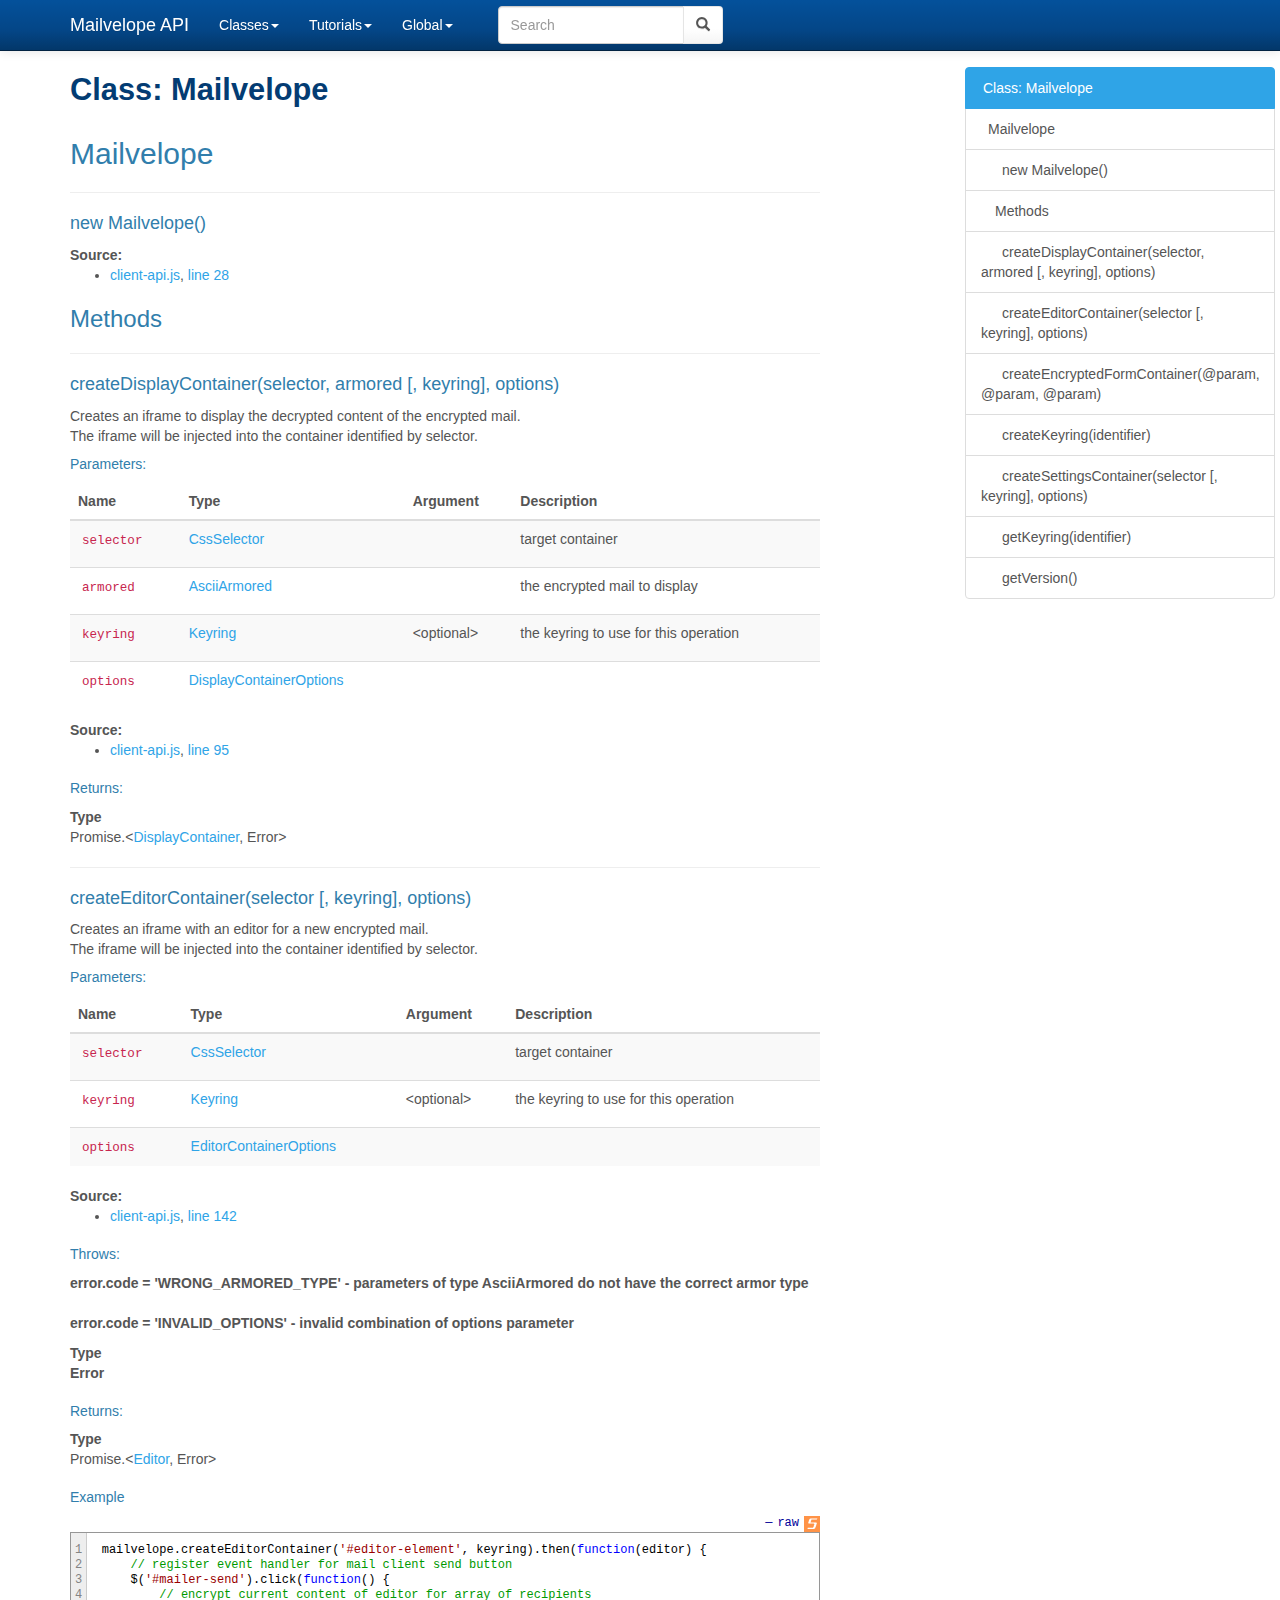
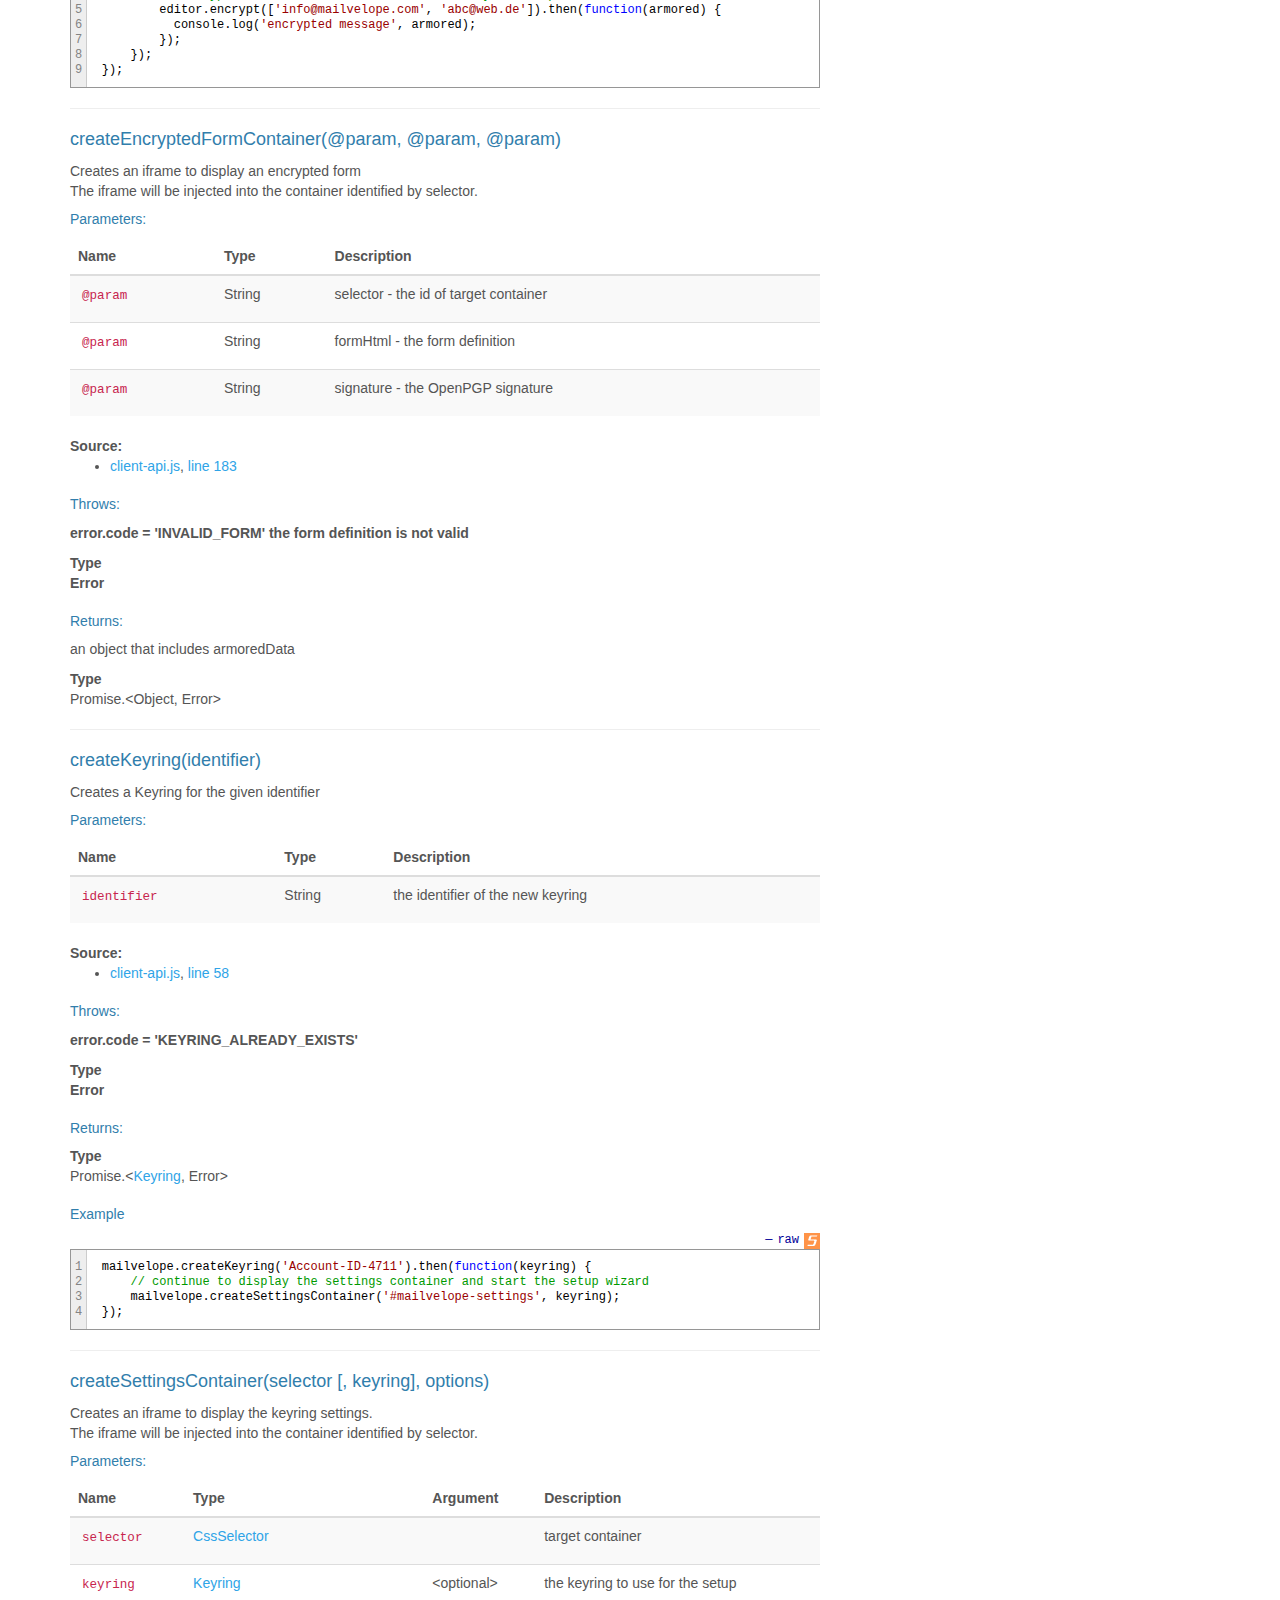
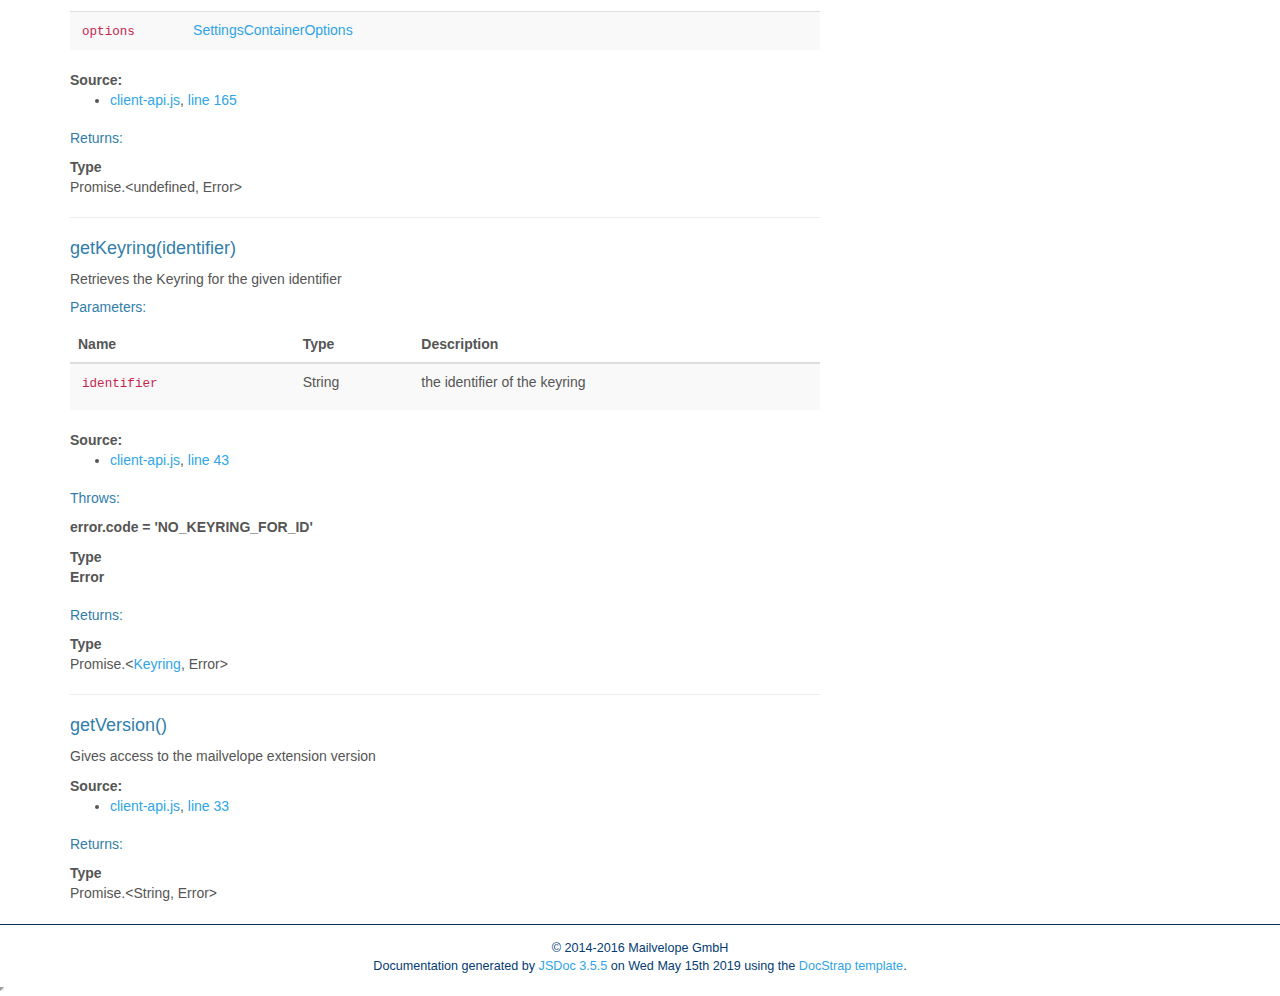
<file: Mailvelope.html>
<!DOCTYPE html>

<html lang="en">
<head>
	<meta charset="utf-8">
	<meta name="viewport" content="width=device-width">
	<title>Mailvelope API Class: Mailvelope</title>

	<!--[if lt IE 9]>
	<script src="//html5shiv.googlecode.com/svn/trunk/html5.js"></script>
	<![endif]-->
	<link type="text/css" rel="stylesheet" href="styles/sunlight.default.css">

	<link type="text/css" rel="stylesheet" href="styles/site.cerulean.css">

</head>

<body>

<div class="navbar navbar-default navbar-fixed-top navbar-inverse">
<div class="container">
	<div class="navbar-header">
		<a class="navbar-brand" href="index.html">Mailvelope API</a>
		<button class="navbar-toggle" type="button" data-toggle="collapse" data-target="#topNavigation">
			<span class="icon-bar"></span>
			<span class="icon-bar"></span>
			<span class="icon-bar"></span>
        </button>
	</div>
	<div class="navbar-collapse collapse" id="topNavigation">
		<ul class="nav navbar-nav">
			
			<li class="dropdown">
				<a href="classes.list.html" class="dropdown-toggle" data-toggle="dropdown">Classes<b class="caret"></b></a>
				<ul class="dropdown-menu ">
					<li><a href="Editor.html">Editor</a></li><li><a href="Generator.html">Generator</a></li><li><a href="KeyBackupPopup.html">KeyBackupPopup</a></li><li><a href="Keyring.html">Keyring</a></li><li><a href="Mailvelope.html">Mailvelope</a></li><li><a href="OpenPGPEncryptedForm.html">OpenPGPEncryptedForm</a></li><li><a href="RestoreBackup.html">RestoreBackup</a></li>
				</ul>
			</li>
			
			<li class="dropdown">
				<a href="tutorials.list.html" class="dropdown-toggle" data-toggle="dropdown">Tutorials<b class="caret"></b></a>
				<ul class="dropdown-menu ">
					<li><a href="tutorial-Readme.html">Readme</a></li>
				</ul>
			</li>
			
			<li class="dropdown">
				<a href="global.html" class="dropdown-toggle" data-toggle="dropdown">Global<b class="caret"></b></a>
				<ul class="dropdown-menu ">
					<li><a href="global.html">Global</a></li>
				</ul>
			</li>
			
		</ul>
        
            <div class="col-sm-3 col-md-3">
                <form class="navbar-form" role="search">
                    <div class="input-group">
                        <input type="text" class="form-control" placeholder="Search" name="q" id="search-input">
                        <div class="input-group-btn">
                            <button class="btn btn-default" id="search-submit"><i class="glyphicon glyphicon-search"></i></button>
                        </div>
                    </div>
                </form>
            </div>
        
	</div>

</div>
</div>


<div class="container" id="toc-content">
<div class="row">

	
	<div class="col-md-8">
	
		<div id="main">
			

	<h1 class="page-title">Class: Mailvelope</h1>
<section>

<header>
    
        <h2>
        Mailvelope
        </h2>
        
    
</header>


<article>
    <div class="container-overview">
    
        
<hr>
<dt>
    <h4 class="name" id="Mailvelope"><span class="type-signature"></span>new Mailvelope()</h4>
    
    
</dt>
<dd>

    

    

    

    
    

    
<dl class="details">
    

	

	

	

    

    

    

    

	

	

	

	

	



	
	<dt class="tag-source method-doc-label method-doc-details-label">Source:</dt>
	<dd class="tag-source">
		<ul class="dummy">
			<li>
				<a href="client-api.js.html">client-api.js</a>,
				 <a href="client-api.js.html#sunlight-1-line-28">line 28</a>
			</li>
		</ul>
	</dd>
	

	

	

	
</dl>


    

    

    

    

    

    

    
</dd>

    
    </div>

    

    

    

    

    

    

    
        <h3 class="subsection-title">Methods</h3>

        <dl>
            
<hr>
<dt>
    <h4 class="name" id="createDisplayContainer"><span class="type-signature"></span>createDisplayContainer(selector, armored [, keyring], options)</h4>
    
    
</dt>
<dd>

    
    <div class="description">
        <p>Creates an iframe to display the decrypted content of the encrypted mail.<br>The iframe will be injected into the container identified by selector.</p>
    </div>
    

    

    

    
    
        <h5>Parameters:</h5>
        

<table class="params table table-striped">
    <thead>
    <tr>
        
        <th>Name</th>
        

        <th>Type</th>

        
        <th>Argument</th>
        

        

        <th class="last">Description</th>
    </tr>
    </thead>

    <tbody>
    

        <tr>
            
                <td class="name"><code>selector</code></td>
            

            <td class="type">
            
                
<span class="param-type"><a href="global.html#CssSelector">CssSelector</a></span>



            
            </td>

            
                <td class="attributes">
                

                

                
                </td>
            

            

            <td class="description last"><p>target container</p></td>
        </tr>

    

        <tr>
            
                <td class="name"><code>armored</code></td>
            

            <td class="type">
            
                
<span class="param-type"><a href="global.html#AsciiArmored">AsciiArmored</a></span>



            
            </td>

            
                <td class="attributes">
                

                

                
                </td>
            

            

            <td class="description last"><p>the encrypted mail to display</p></td>
        </tr>

    

        <tr>
            
                <td class="name"><code>keyring</code></td>
            

            <td class="type">
            
                
<span class="param-type"><a href="Keyring.html">Keyring</a></span>



            
            </td>

            
                <td class="attributes">
                
                    &lt;optional><br>
                

                

                
                </td>
            

            

            <td class="description last"><p>the keyring to use for this operation</p></td>
        </tr>

    

        <tr>
            
                <td class="name"><code>options</code></td>
            

            <td class="type">
            
                
<span class="param-type"><a href="global.html#DisplayContainerOptions">DisplayContainerOptions</a></span>



            
            </td>

            
                <td class="attributes">
                

                

                
                </td>
            

            

            <td class="description last"></td>
        </tr>

    
    </tbody>
</table>

    

    
<dl class="details">
    

	

	

	

    

    

    

    

	

	

	

	

	



	
	<dt class="tag-source method-doc-label method-doc-details-label">Source:</dt>
	<dd class="tag-source">
		<ul class="dummy">
			<li>
				<a href="client-api.js.html">client-api.js</a>,
				 <a href="client-api.js.html#sunlight-1-line-95">line 95</a>
			</li>
		</ul>
	</dd>
	

	

	

	
</dl>


    

    

    

    

    

    
    <h5>Returns:</h5>
    
            


<dl>
    <dt>
        Type
    </dt>
    <dd>
        
<span class="param-type">Promise.&lt;<a href="global.html#DisplayContainer">DisplayContainer</a>, Error></span>



    </dd>
</dl>


        

    
</dd>

        
            
<hr>
<dt>
    <h4 class="name" id="createEditorContainer"><span class="type-signature"></span>createEditorContainer(selector [, keyring], options)</h4>
    
    
</dt>
<dd>

    
    <div class="description">
        <p>Creates an iframe with an editor for a new encrypted mail.<br>The iframe will be injected into the container identified by selector.</p>
    </div>
    

    

    

    
    
        <h5>Parameters:</h5>
        

<table class="params table table-striped">
    <thead>
    <tr>
        
        <th>Name</th>
        

        <th>Type</th>

        
        <th>Argument</th>
        

        

        <th class="last">Description</th>
    </tr>
    </thead>

    <tbody>
    

        <tr>
            
                <td class="name"><code>selector</code></td>
            

            <td class="type">
            
                
<span class="param-type"><a href="global.html#CssSelector">CssSelector</a></span>



            
            </td>

            
                <td class="attributes">
                

                

                
                </td>
            

            

            <td class="description last"><p>target container</p></td>
        </tr>

    

        <tr>
            
                <td class="name"><code>keyring</code></td>
            

            <td class="type">
            
                
<span class="param-type"><a href="Keyring.html">Keyring</a></span>



            
            </td>

            
                <td class="attributes">
                
                    &lt;optional><br>
                

                

                
                </td>
            

            

            <td class="description last"><p>the keyring to use for this operation</p></td>
        </tr>

    

        <tr>
            
                <td class="name"><code>options</code></td>
            

            <td class="type">
            
                
<span class="param-type"><a href="global.html#EditorContainerOptions">EditorContainerOptions</a></span>



            
            </td>

            
                <td class="attributes">
                

                

                
                </td>
            

            

            <td class="description last"></td>
        </tr>

    
    </tbody>
</table>

    

    
<dl class="details">
    

	

	

	

    

    

    

    

	

	

	

	

	



	
	<dt class="tag-source method-doc-label method-doc-details-label">Source:</dt>
	<dd class="tag-source">
		<ul class="dummy">
			<li>
				<a href="client-api.js.html">client-api.js</a>,
				 <a href="client-api.js.html#sunlight-1-line-142">line 142</a>
			</li>
		</ul>
	</dd>
	

	

	

	
</dl>


    

    

    

    

    
    <h5>Throws:</h5>
    
            

<dl>
    <dt>
        <div class="param-desc">
        <p>error.code = 'WRONG_ARMORED_TYPE' - parameters of type AsciiArmored do not have the correct armor type <br><br>                     error.code = 'INVALID_OPTIONS' - invalid combination of options parameter</p>
        </div>
    </dt>
    <dt>
        <dl>
            <dt>
                Type
            </dt>
            <dd>
                
<span class="param-type">Error</span>



            </dd>
        </dl>
    </dt>
</dl>


        

    
    <h5>Returns:</h5>
    
            


<dl>
    <dt>
        Type
    </dt>
    <dd>
        
<span class="param-type">Promise.&lt;<a href="Editor.html">Editor</a>, Error></span>



    </dd>
</dl>


        

    
        <h5>Example</h5>
        
    <pre class="sunlight-highlight-javascript">mailvelope.createEditorContainer(&#x27;#editor-element&#x27;, keyring).then(function(editor) {
    // register event handler for mail client send button
    $(&#x27;#mailer-send&#x27;).click(function() {
        // encrypt current content of editor for array of recipients
        editor.encrypt([&#x27;info@mailvelope.com&#x27;, &#x27;abc@web.de&#x27;]).then(function(armored) {
          console.log(&#x27;encrypted message&#x27;, armored);
        });
    });
});</pre>


    
</dd>

        
            
<hr>
<dt>
    <h4 class="name" id="createEncryptedFormContainer"><span class="type-signature"></span>createEncryptedFormContainer(@param, @param, @param)</h4>
    
    
</dt>
<dd>

    
    <div class="description">
        <p>Creates an iframe to display an encrypted form<br>The iframe will be injected into the container identified by selector.</p>
    </div>
    

    

    

    
    
        <h5>Parameters:</h5>
        

<table class="params table table-striped">
    <thead>
    <tr>
        
        <th>Name</th>
        

        <th>Type</th>

        

        

        <th class="last">Description</th>
    </tr>
    </thead>

    <tbody>
    

        <tr>
            
                <td class="name"><code>@param</code></td>
            

            <td class="type">
            
                
<span class="param-type">String</span>



            
            </td>

            

            

            <td class="description last"><p>selector - the id of target container</p></td>
        </tr>

    

        <tr>
            
                <td class="name"><code>@param</code></td>
            

            <td class="type">
            
                
<span class="param-type">String</span>



            
            </td>

            

            

            <td class="description last"><p>formHtml - the form definition</p></td>
        </tr>

    

        <tr>
            
                <td class="name"><code>@param</code></td>
            

            <td class="type">
            
                
<span class="param-type">String</span>



            
            </td>

            

            

            <td class="description last"><p>signature - the OpenPGP signature</p></td>
        </tr>

    
    </tbody>
</table>

    

    
<dl class="details">
    

	

	

	

    

    

    

    

	

	

	

	

	



	
	<dt class="tag-source method-doc-label method-doc-details-label">Source:</dt>
	<dd class="tag-source">
		<ul class="dummy">
			<li>
				<a href="client-api.js.html">client-api.js</a>,
				 <a href="client-api.js.html#sunlight-1-line-183">line 183</a>
			</li>
		</ul>
	</dd>
	

	

	

	
</dl>


    

    

    

    

    
    <h5>Throws:</h5>
    
            

<dl>
    <dt>
        <div class="param-desc">
        <p>error.code = 'INVALID_FORM' the form definition is not valid</p>
        </div>
    </dt>
    <dt>
        <dl>
            <dt>
                Type
            </dt>
            <dd>
                
<span class="param-type">Error</span>



            </dd>
        </dl>
    </dt>
</dl>


        

    
    <h5>Returns:</h5>
    
            
<div class="param-desc">
    <p>an object that includes armoredData</p>
</div>



<dl>
    <dt>
        Type
    </dt>
    <dd>
        
<span class="param-type">Promise.&lt;Object, Error></span>



    </dd>
</dl>


        

    
</dd>

        
            
<hr>
<dt>
    <h4 class="name" id="createKeyring"><span class="type-signature"></span>createKeyring(identifier)</h4>
    
    
</dt>
<dd>

    
    <div class="description">
        <p>Creates a Keyring for the given identifier</p>
    </div>
    

    

    

    
    
        <h5>Parameters:</h5>
        

<table class="params table table-striped">
    <thead>
    <tr>
        
        <th>Name</th>
        

        <th>Type</th>

        

        

        <th class="last">Description</th>
    </tr>
    </thead>

    <tbody>
    

        <tr>
            
                <td class="name"><code>identifier</code></td>
            

            <td class="type">
            
                
<span class="param-type">String</span>



            
            </td>

            

            

            <td class="description last"><p>the identifier of the new keyring</p></td>
        </tr>

    
    </tbody>
</table>

    

    
<dl class="details">
    

	

	

	

    

    

    

    

	

	

	

	

	



	
	<dt class="tag-source method-doc-label method-doc-details-label">Source:</dt>
	<dd class="tag-source">
		<ul class="dummy">
			<li>
				<a href="client-api.js.html">client-api.js</a>,
				 <a href="client-api.js.html#sunlight-1-line-58">line 58</a>
			</li>
		</ul>
	</dd>
	

	

	

	
</dl>


    

    

    

    

    
    <h5>Throws:</h5>
    
            

<dl>
    <dt>
        <div class="param-desc">
        <p>error.code = 'KEYRING_ALREADY_EXISTS'</p>
        </div>
    </dt>
    <dt>
        <dl>
            <dt>
                Type
            </dt>
            <dd>
                
<span class="param-type">Error</span>



            </dd>
        </dl>
    </dt>
</dl>


        

    
    <h5>Returns:</h5>
    
            


<dl>
    <dt>
        Type
    </dt>
    <dd>
        
<span class="param-type">Promise.&lt;<a href="Keyring.html">Keyring</a>, Error></span>



    </dd>
</dl>


        

    
        <h5>Example</h5>
        
    <pre class="sunlight-highlight-javascript">mailvelope.createKeyring(&#x27;Account-ID-4711&#x27;).then(function(keyring) {
    // continue to display the settings container and start the setup wizard
    mailvelope.createSettingsContainer(&#x27;#mailvelope-settings&#x27;, keyring);
});</pre>


    
</dd>

        
            
<hr>
<dt>
    <h4 class="name" id="createSettingsContainer"><span class="type-signature"></span>createSettingsContainer(selector [, keyring], options)</h4>
    
    
</dt>
<dd>

    
    <div class="description">
        <p>Creates an iframe to display the keyring settings.<br>The iframe will be injected into the container identified by selector.</p>
    </div>
    

    

    

    
    
        <h5>Parameters:</h5>
        

<table class="params table table-striped">
    <thead>
    <tr>
        
        <th>Name</th>
        

        <th>Type</th>

        
        <th>Argument</th>
        

        

        <th class="last">Description</th>
    </tr>
    </thead>

    <tbody>
    

        <tr>
            
                <td class="name"><code>selector</code></td>
            

            <td class="type">
            
                
<span class="param-type"><a href="global.html#CssSelector">CssSelector</a></span>



            
            </td>

            
                <td class="attributes">
                

                

                
                </td>
            

            

            <td class="description last"><p>target container</p></td>
        </tr>

    

        <tr>
            
                <td class="name"><code>keyring</code></td>
            

            <td class="type">
            
                
<span class="param-type"><a href="Keyring.html">Keyring</a></span>



            
            </td>

            
                <td class="attributes">
                
                    &lt;optional><br>
                

                

                
                </td>
            

            

            <td class="description last"><p>the keyring to use for the setup</p></td>
        </tr>

    

        <tr>
            
                <td class="name"><code>options</code></td>
            

            <td class="type">
            
                
<span class="param-type"><a href="global.html#SettingsContainerOptions">SettingsContainerOptions</a></span>



            
            </td>

            
                <td class="attributes">
                

                

                
                </td>
            

            

            <td class="description last"></td>
        </tr>

    
    </tbody>
</table>

    

    
<dl class="details">
    

	

	

	

    

    

    

    

	

	

	

	

	



	
	<dt class="tag-source method-doc-label method-doc-details-label">Source:</dt>
	<dd class="tag-source">
		<ul class="dummy">
			<li>
				<a href="client-api.js.html">client-api.js</a>,
				 <a href="client-api.js.html#sunlight-1-line-165">line 165</a>
			</li>
		</ul>
	</dd>
	

	

	

	
</dl>


    

    

    

    

    

    
    <h5>Returns:</h5>
    
            


<dl>
    <dt>
        Type
    </dt>
    <dd>
        
<span class="param-type">Promise.&lt;undefined, Error></span>



    </dd>
</dl>


        

    
</dd>

        
            
<hr>
<dt>
    <h4 class="name" id="getKeyring"><span class="type-signature"></span>getKeyring(identifier)</h4>
    
    
</dt>
<dd>

    
    <div class="description">
        <p>Retrieves the Keyring for the given identifier</p>
    </div>
    

    

    

    
    
        <h5>Parameters:</h5>
        

<table class="params table table-striped">
    <thead>
    <tr>
        
        <th>Name</th>
        

        <th>Type</th>

        

        

        <th class="last">Description</th>
    </tr>
    </thead>

    <tbody>
    

        <tr>
            
                <td class="name"><code>identifier</code></td>
            

            <td class="type">
            
                
<span class="param-type">String</span>



            
            </td>

            

            

            <td class="description last"><p>the identifier of the keyring</p></td>
        </tr>

    
    </tbody>
</table>

    

    
<dl class="details">
    

	

	

	

    

    

    

    

	

	

	

	

	



	
	<dt class="tag-source method-doc-label method-doc-details-label">Source:</dt>
	<dd class="tag-source">
		<ul class="dummy">
			<li>
				<a href="client-api.js.html">client-api.js</a>,
				 <a href="client-api.js.html#sunlight-1-line-43">line 43</a>
			</li>
		</ul>
	</dd>
	

	

	

	
</dl>


    

    

    

    

    
    <h5>Throws:</h5>
    
            

<dl>
    <dt>
        <div class="param-desc">
        <p>error.code = 'NO_KEYRING_FOR_ID'</p>
        </div>
    </dt>
    <dt>
        <dl>
            <dt>
                Type
            </dt>
            <dd>
                
<span class="param-type">Error</span>



            </dd>
        </dl>
    </dt>
</dl>


        

    
    <h5>Returns:</h5>
    
            


<dl>
    <dt>
        Type
    </dt>
    <dd>
        
<span class="param-type">Promise.&lt;<a href="Keyring.html">Keyring</a>, Error></span>



    </dd>
</dl>


        

    
</dd>

        
            
<hr>
<dt>
    <h4 class="name" id="getVersion"><span class="type-signature"></span>getVersion()</h4>
    
    
</dt>
<dd>

    
    <div class="description">
        <p>Gives access to the mailvelope extension version</p>
    </div>
    

    

    

    
    

    
<dl class="details">
    

	

	

	

    

    

    

    

	

	

	

	

	



	
	<dt class="tag-source method-doc-label method-doc-details-label">Source:</dt>
	<dd class="tag-source">
		<ul class="dummy">
			<li>
				<a href="client-api.js.html">client-api.js</a>,
				 <a href="client-api.js.html#sunlight-1-line-33">line 33</a>
			</li>
		</ul>
	</dd>
	

	

	

	
</dl>


    

    

    

    

    

    
    <h5>Returns:</h5>
    
            


<dl>
    <dt>
        Type
    </dt>
    <dd>
        
<span class="param-type">Promise.&lt;String, Error></span>



    </dd>
</dl>


        

    
</dd>

        </dl>
    

    

    
</article>

</section>




		</div>
	</div>

	<div class="clearfix"></div>

	
		<div class="col-md-3">
			<div id="toc" class="col-md-3 hidden-xs hidden-sm hidden-md"></div>
		</div>
	

</div>
</div>


    <div class="modal fade" id="searchResults">
      <div class="modal-dialog">
        <div class="modal-content">
          <div class="modal-header">
            <button type="button" class="close" data-dismiss="modal" aria-label="Close"><span aria-hidden="true">&times;</span></button>
            <h4 class="modal-title">Search results</h4>
          </div>
          <div class="modal-body"></div>
          <div class="modal-footer">
            <button type="button" class="btn btn-default" data-dismiss="modal">Close</button>
          </div>
        </div><!-- /.modal-content -->
      </div><!-- /.modal-dialog -->
    </div>


<footer>


	<span class="copyright">
	© 2014-2016 Mailvelope GmbH
	</span>

<span class="jsdoc-message">
	Documentation generated by <a href="https://github.com/jsdoc3/jsdoc">JSDoc 3.5.5</a>
	
		on Wed May 15th 2019
	
	using the <a href="https://github.com/docstrap/docstrap">DocStrap template</a>.
</span>
</footer>

<script src="scripts/docstrap.lib.js"></script>
<script src="scripts/toc.js"></script>

    <script type="text/javascript" src="scripts/fulltext-search-ui.js"></script>


<script>
$( function () {
	$( "[id*='$']" ).each( function () {
		var $this = $( this );

		$this.attr( "id", $this.attr( "id" ).replace( "$", "__" ) );
	} );

	$( ".tutorial-section pre, .readme-section pre, pre.prettyprint.source" ).each( function () {
		var $this = $( this );

		var example = $this.find( "code" );
		exampleText = example.html();
		var lang = /{@lang (.*?)}/.exec( exampleText );
		if ( lang && lang[1] ) {
			exampleText = exampleText.replace( lang[0], "" );
			example.html( exampleText );
			lang = lang[1];
		} else {
			var langClassMatch = example.parent()[0].className.match(/lang\-(\S+)/);
			lang = langClassMatch ? langClassMatch[1] : "javascript";
		}

		if ( lang ) {

			$this
			.addClass( "sunlight-highlight-" + lang )
			.addClass( "linenums" )
			.html( example.html() );

		}
	} );

	Sunlight.highlightAll( {
		lineNumbers : true,
		showMenu : true,
		enableDoclinks : true
	} );

	$.catchAnchorLinks( {
        navbarOffset: 10
	} );
	$( "#toc" ).toc( {
		anchorName  : function ( i, heading, prefix ) {
			return $( heading ).attr( "id" ) || ( prefix + i );
		},
		selectors   : "#toc-content h1,#toc-content h2,#toc-content h3,#toc-content h4",
		showAndHide : false,
		smoothScrolling: true
	} );

	$( "#main span[id^='toc']" ).addClass( "toc-shim" );
	$( '.dropdown-toggle' ).dropdown();

    $( "table" ).each( function () {
      var $this = $( this );
      $this.addClass('table');
    } );

} );
</script>



<!--Navigation and Symbol Display-->


<!--Google Analytics-->



    <script type="text/javascript">
        $(document).ready(function() {
            SearcherDisplay.init();
        });
    </script>


</body>
</html>
</file>
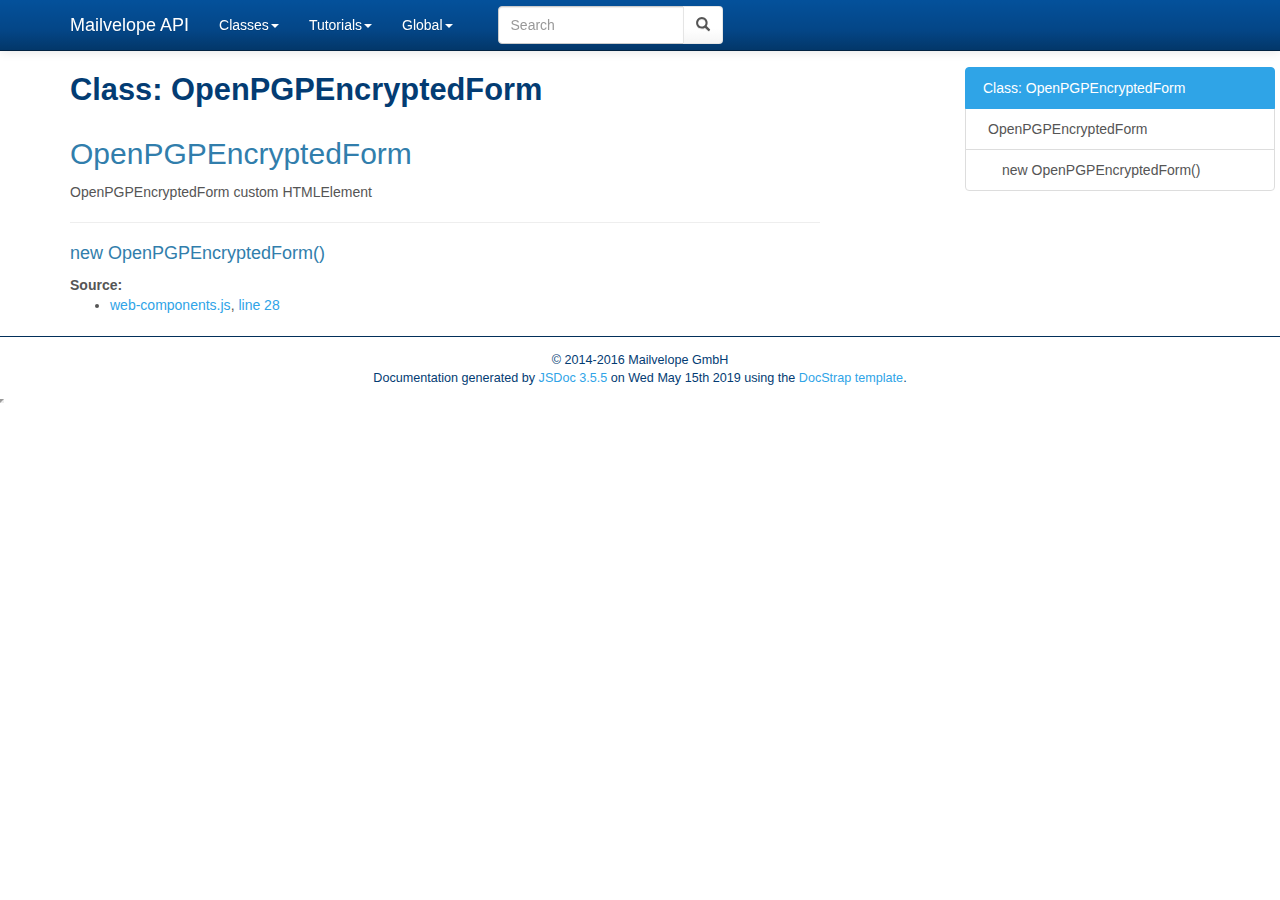
<file: OpenPGPEncryptedForm.html>
<!DOCTYPE html>

<html lang="en">
<head>
	<meta charset="utf-8">
	<meta name="viewport" content="width=device-width">
	<title>Mailvelope API Class: OpenPGPEncryptedForm</title>

	<!--[if lt IE 9]>
	<script src="//html5shiv.googlecode.com/svn/trunk/html5.js"></script>
	<![endif]-->
	<link type="text/css" rel="stylesheet" href="styles/sunlight.default.css">

	<link type="text/css" rel="stylesheet" href="styles/site.cerulean.css">

</head>

<body>

<div class="navbar navbar-default navbar-fixed-top navbar-inverse">
<div class="container">
	<div class="navbar-header">
		<a class="navbar-brand" href="index.html">Mailvelope API</a>
		<button class="navbar-toggle" type="button" data-toggle="collapse" data-target="#topNavigation">
			<span class="icon-bar"></span>
			<span class="icon-bar"></span>
			<span class="icon-bar"></span>
        </button>
	</div>
	<div class="navbar-collapse collapse" id="topNavigation">
		<ul class="nav navbar-nav">
			
			<li class="dropdown">
				<a href="classes.list.html" class="dropdown-toggle" data-toggle="dropdown">Classes<b class="caret"></b></a>
				<ul class="dropdown-menu ">
					<li><a href="Editor.html">Editor</a></li><li><a href="Generator.html">Generator</a></li><li><a href="KeyBackupPopup.html">KeyBackupPopup</a></li><li><a href="Keyring.html">Keyring</a></li><li><a href="Mailvelope.html">Mailvelope</a></li><li><a href="OpenPGPEncryptedForm.html">OpenPGPEncryptedForm</a></li><li><a href="RestoreBackup.html">RestoreBackup</a></li>
				</ul>
			</li>
			
			<li class="dropdown">
				<a href="tutorials.list.html" class="dropdown-toggle" data-toggle="dropdown">Tutorials<b class="caret"></b></a>
				<ul class="dropdown-menu ">
					<li><a href="tutorial-Readme.html">Readme</a></li>
				</ul>
			</li>
			
			<li class="dropdown">
				<a href="global.html" class="dropdown-toggle" data-toggle="dropdown">Global<b class="caret"></b></a>
				<ul class="dropdown-menu ">
					<li><a href="global.html">Global</a></li>
				</ul>
			</li>
			
		</ul>
        
            <div class="col-sm-3 col-md-3">
                <form class="navbar-form" role="search">
                    <div class="input-group">
                        <input type="text" class="form-control" placeholder="Search" name="q" id="search-input">
                        <div class="input-group-btn">
                            <button class="btn btn-default" id="search-submit"><i class="glyphicon glyphicon-search"></i></button>
                        </div>
                    </div>
                </form>
            </div>
        
	</div>

</div>
</div>


<div class="container" id="toc-content">
<div class="row">

	
	<div class="col-md-8">
	
		<div id="main">
			

	<h1 class="page-title">Class: OpenPGPEncryptedForm</h1>
<section>

<header>
    
        <h2>
        OpenPGPEncryptedForm
        </h2>
        
            <div class="class-description"><p>OpenPGPEncryptedForm custom HTMLElement</p></div>
        
    
</header>


<article>
    <div class="container-overview">
    
        
<hr>
<dt>
    <h4 class="name" id="OpenPGPEncryptedForm"><span class="type-signature"></span>new OpenPGPEncryptedForm()</h4>
    
    
</dt>
<dd>

    

    

    

    
    

    
<dl class="details">
    

	

	

	

    

    

    

    

	

	

	

	

	



	
	<dt class="tag-source method-doc-label method-doc-details-label">Source:</dt>
	<dd class="tag-source">
		<ul class="dummy">
			<li>
				<a href="web-components.js.html">web-components.js</a>,
				 <a href="web-components.js.html#sunlight-1-line-28">line 28</a>
			</li>
		</ul>
	</dd>
	

	

	

	
</dl>


    

    

    

    

    

    

    
</dd>

    
    </div>

    

    

    

    

    

    

    

    

    
</article>

</section>




		</div>
	</div>

	<div class="clearfix"></div>

	
		<div class="col-md-3">
			<div id="toc" class="col-md-3 hidden-xs hidden-sm hidden-md"></div>
		</div>
	

</div>
</div>


    <div class="modal fade" id="searchResults">
      <div class="modal-dialog">
        <div class="modal-content">
          <div class="modal-header">
            <button type="button" class="close" data-dismiss="modal" aria-label="Close"><span aria-hidden="true">&times;</span></button>
            <h4 class="modal-title">Search results</h4>
          </div>
          <div class="modal-body"></div>
          <div class="modal-footer">
            <button type="button" class="btn btn-default" data-dismiss="modal">Close</button>
          </div>
        </div><!-- /.modal-content -->
      </div><!-- /.modal-dialog -->
    </div>


<footer>


	<span class="copyright">
	© 2014-2016 Mailvelope GmbH
	</span>

<span class="jsdoc-message">
	Documentation generated by <a href="https://github.com/jsdoc3/jsdoc">JSDoc 3.5.5</a>
	
		on Wed May 15th 2019
	
	using the <a href="https://github.com/docstrap/docstrap">DocStrap template</a>.
</span>
</footer>

<script src="scripts/docstrap.lib.js"></script>
<script src="scripts/toc.js"></script>

    <script type="text/javascript" src="scripts/fulltext-search-ui.js"></script>


<script>
$( function () {
	$( "[id*='$']" ).each( function () {
		var $this = $( this );

		$this.attr( "id", $this.attr( "id" ).replace( "$", "__" ) );
	} );

	$( ".tutorial-section pre, .readme-section pre, pre.prettyprint.source" ).each( function () {
		var $this = $( this );

		var example = $this.find( "code" );
		exampleText = example.html();
		var lang = /{@lang (.*?)}/.exec( exampleText );
		if ( lang && lang[1] ) {
			exampleText = exampleText.replace( lang[0], "" );
			example.html( exampleText );
			lang = lang[1];
		} else {
			var langClassMatch = example.parent()[0].className.match(/lang\-(\S+)/);
			lang = langClassMatch ? langClassMatch[1] : "javascript";
		}

		if ( lang ) {

			$this
			.addClass( "sunlight-highlight-" + lang )
			.addClass( "linenums" )
			.html( example.html() );

		}
	} );

	Sunlight.highlightAll( {
		lineNumbers : true,
		showMenu : true,
		enableDoclinks : true
	} );

	$.catchAnchorLinks( {
        navbarOffset: 10
	} );
	$( "#toc" ).toc( {
		anchorName  : function ( i, heading, prefix ) {
			return $( heading ).attr( "id" ) || ( prefix + i );
		},
		selectors   : "#toc-content h1,#toc-content h2,#toc-content h3,#toc-content h4",
		showAndHide : false,
		smoothScrolling: true
	} );

	$( "#main span[id^='toc']" ).addClass( "toc-shim" );
	$( '.dropdown-toggle' ).dropdown();

    $( "table" ).each( function () {
      var $this = $( this );
      $this.addClass('table');
    } );

} );
</script>



<!--Navigation and Symbol Display-->


<!--Google Analytics-->



    <script type="text/javascript">
        $(document).ready(function() {
            SearcherDisplay.init();
        });
    </script>


</body>
</html>
</file>
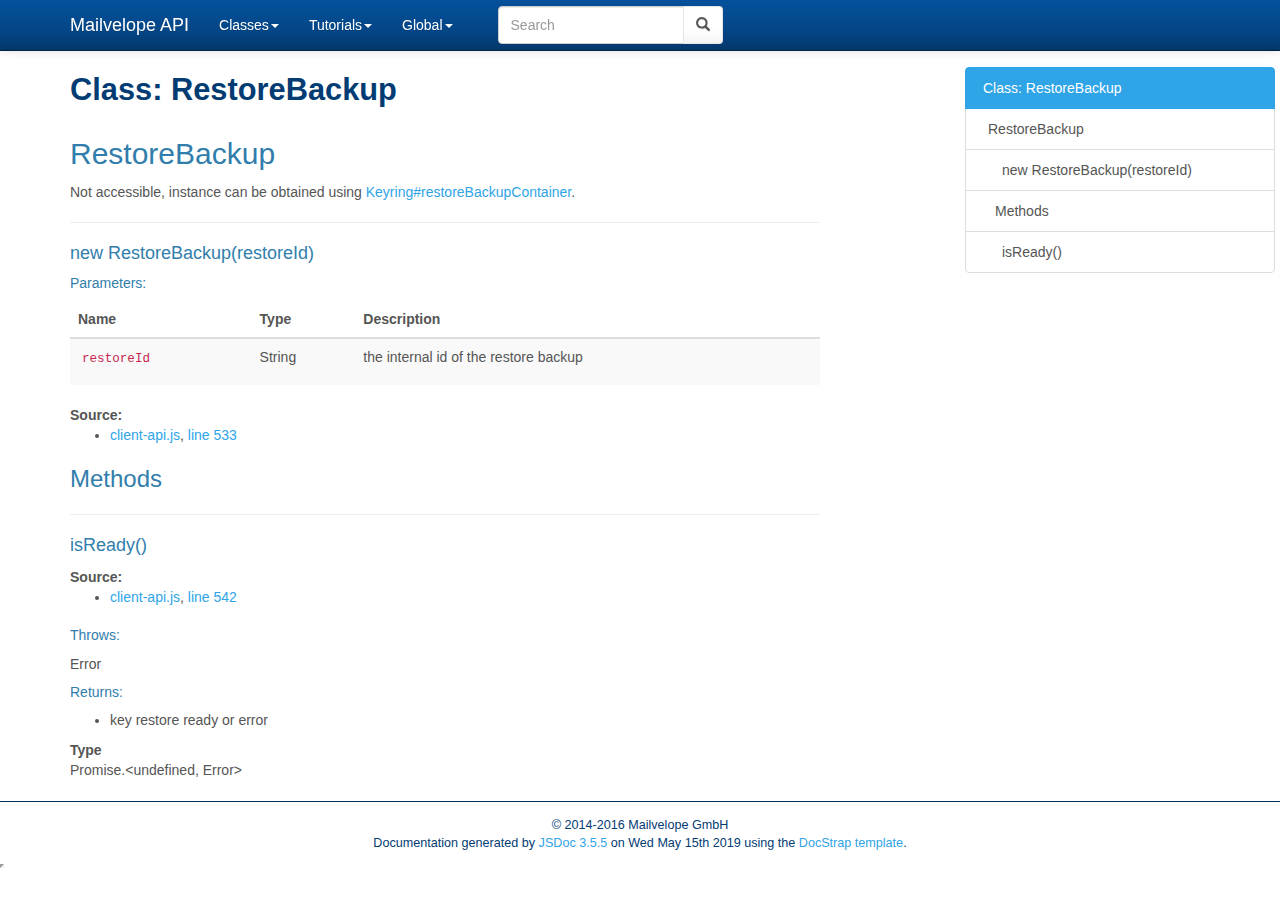
<file: RestoreBackup.html>
<!DOCTYPE html>

<html lang="en">
<head>
	<meta charset="utf-8">
	<meta name="viewport" content="width=device-width">
	<title>Mailvelope API Class: RestoreBackup</title>

	<!--[if lt IE 9]>
	<script src="//html5shiv.googlecode.com/svn/trunk/html5.js"></script>
	<![endif]-->
	<link type="text/css" rel="stylesheet" href="styles/sunlight.default.css">

	<link type="text/css" rel="stylesheet" href="styles/site.cerulean.css">

</head>

<body>

<div class="navbar navbar-default navbar-fixed-top navbar-inverse">
<div class="container">
	<div class="navbar-header">
		<a class="navbar-brand" href="index.html">Mailvelope API</a>
		<button class="navbar-toggle" type="button" data-toggle="collapse" data-target="#topNavigation">
			<span class="icon-bar"></span>
			<span class="icon-bar"></span>
			<span class="icon-bar"></span>
        </button>
	</div>
	<div class="navbar-collapse collapse" id="topNavigation">
		<ul class="nav navbar-nav">
			
			<li class="dropdown">
				<a href="classes.list.html" class="dropdown-toggle" data-toggle="dropdown">Classes<b class="caret"></b></a>
				<ul class="dropdown-menu ">
					<li><a href="Editor.html">Editor</a></li><li><a href="Generator.html">Generator</a></li><li><a href="KeyBackupPopup.html">KeyBackupPopup</a></li><li><a href="Keyring.html">Keyring</a></li><li><a href="Mailvelope.html">Mailvelope</a></li><li><a href="OpenPGPEncryptedForm.html">OpenPGPEncryptedForm</a></li><li><a href="RestoreBackup.html">RestoreBackup</a></li>
				</ul>
			</li>
			
			<li class="dropdown">
				<a href="tutorials.list.html" class="dropdown-toggle" data-toggle="dropdown">Tutorials<b class="caret"></b></a>
				<ul class="dropdown-menu ">
					<li><a href="tutorial-Readme.html">Readme</a></li>
				</ul>
			</li>
			
			<li class="dropdown">
				<a href="global.html" class="dropdown-toggle" data-toggle="dropdown">Global<b class="caret"></b></a>
				<ul class="dropdown-menu ">
					<li><a href="global.html">Global</a></li>
				</ul>
			</li>
			
		</ul>
        
            <div class="col-sm-3 col-md-3">
                <form class="navbar-form" role="search">
                    <div class="input-group">
                        <input type="text" class="form-control" placeholder="Search" name="q" id="search-input">
                        <div class="input-group-btn">
                            <button class="btn btn-default" id="search-submit"><i class="glyphicon glyphicon-search"></i></button>
                        </div>
                    </div>
                </form>
            </div>
        
	</div>

</div>
</div>


<div class="container" id="toc-content">
<div class="row">

	
	<div class="col-md-8">
	
		<div id="main">
			

	<h1 class="page-title">Class: RestoreBackup</h1>
<section>

<header>
    
        <h2>
        RestoreBackup
        </h2>
        
            <div class="class-description"><p>Not accessible, instance can be obtained using <a href="Keyring.html#restoreBackupContainer">Keyring#restoreBackupContainer</a>.</p></div>
        
    
</header>


<article>
    <div class="container-overview">
    
        
<hr>
<dt>
    <h4 class="name" id="RestoreBackup"><span class="type-signature"></span>new RestoreBackup(restoreId)</h4>
    
    
</dt>
<dd>

    

    

    

    
    
        <h5>Parameters:</h5>
        

<table class="params table table-striped">
    <thead>
    <tr>
        
        <th>Name</th>
        

        <th>Type</th>

        

        

        <th class="last">Description</th>
    </tr>
    </thead>

    <tbody>
    

        <tr>
            
                <td class="name"><code>restoreId</code></td>
            

            <td class="type">
            
                
<span class="param-type">String</span>



            
            </td>

            

            

            <td class="description last"><p>the internal id of the restore backup</p></td>
        </tr>

    
    </tbody>
</table>

    

    
<dl class="details">
    

	

	

	

    

    

    

    

	

	

	

	

	



	
	<dt class="tag-source method-doc-label method-doc-details-label">Source:</dt>
	<dd class="tag-source">
		<ul class="dummy">
			<li>
				<a href="client-api.js.html">client-api.js</a>,
				 <a href="client-api.js.html#sunlight-1-line-533">line 533</a>
			</li>
		</ul>
	</dd>
	

	

	

	
</dl>


    

    

    

    

    

    

    
</dd>

    
    </div>

    

    

    

    

    

    

    
        <h3 class="subsection-title">Methods</h3>

        <dl>
            
<hr>
<dt>
    <h4 class="name" id="isReady"><span class="type-signature"></span>isReady()</h4>
    
    
</dt>
<dd>

    

    

    

    
    

    
<dl class="details">
    

	

	

	

    

    

    

    

	

	

	

	

	



	
	<dt class="tag-source method-doc-label method-doc-details-label">Source:</dt>
	<dd class="tag-source">
		<ul class="dummy">
			<li>
				<a href="client-api.js.html">client-api.js</a>,
				 <a href="client-api.js.html#sunlight-1-line-542">line 542</a>
			</li>
		</ul>
	</dd>
	

	

	

	
</dl>


    

    

    

    

    
    <h5>Throws:</h5>
    
            

    <div class="param-desc">
    
        
<span class="param-type">Error</span>



    
    </div>


        

    
    <h5>Returns:</h5>
    
            
<div class="param-desc">
    <ul>
<li>key restore ready or error</li>
</ul>
</div>



<dl>
    <dt>
        Type
    </dt>
    <dd>
        
<span class="param-type">Promise.&lt;undefined, Error></span>



    </dd>
</dl>


        

    
</dd>

        </dl>
    

    

    
</article>

</section>




		</div>
	</div>

	<div class="clearfix"></div>

	
		<div class="col-md-3">
			<div id="toc" class="col-md-3 hidden-xs hidden-sm hidden-md"></div>
		</div>
	

</div>
</div>


    <div class="modal fade" id="searchResults">
      <div class="modal-dialog">
        <div class="modal-content">
          <div class="modal-header">
            <button type="button" class="close" data-dismiss="modal" aria-label="Close"><span aria-hidden="true">&times;</span></button>
            <h4 class="modal-title">Search results</h4>
          </div>
          <div class="modal-body"></div>
          <div class="modal-footer">
            <button type="button" class="btn btn-default" data-dismiss="modal">Close</button>
          </div>
        </div><!-- /.modal-content -->
      </div><!-- /.modal-dialog -->
    </div>


<footer>


	<span class="copyright">
	© 2014-2016 Mailvelope GmbH
	</span>

<span class="jsdoc-message">
	Documentation generated by <a href="https://github.com/jsdoc3/jsdoc">JSDoc 3.5.5</a>
	
		on Wed May 15th 2019
	
	using the <a href="https://github.com/docstrap/docstrap">DocStrap template</a>.
</span>
</footer>

<script src="scripts/docstrap.lib.js"></script>
<script src="scripts/toc.js"></script>

    <script type="text/javascript" src="scripts/fulltext-search-ui.js"></script>


<script>
$( function () {
	$( "[id*='$']" ).each( function () {
		var $this = $( this );

		$this.attr( "id", $this.attr( "id" ).replace( "$", "__" ) );
	} );

	$( ".tutorial-section pre, .readme-section pre, pre.prettyprint.source" ).each( function () {
		var $this = $( this );

		var example = $this.find( "code" );
		exampleText = example.html();
		var lang = /{@lang (.*?)}/.exec( exampleText );
		if ( lang && lang[1] ) {
			exampleText = exampleText.replace( lang[0], "" );
			example.html( exampleText );
			lang = lang[1];
		} else {
			var langClassMatch = example.parent()[0].className.match(/lang\-(\S+)/);
			lang = langClassMatch ? langClassMatch[1] : "javascript";
		}

		if ( lang ) {

			$this
			.addClass( "sunlight-highlight-" + lang )
			.addClass( "linenums" )
			.html( example.html() );

		}
	} );

	Sunlight.highlightAll( {
		lineNumbers : true,
		showMenu : true,
		enableDoclinks : true
	} );

	$.catchAnchorLinks( {
        navbarOffset: 10
	} );
	$( "#toc" ).toc( {
		anchorName  : function ( i, heading, prefix ) {
			return $( heading ).attr( "id" ) || ( prefix + i );
		},
		selectors   : "#toc-content h1,#toc-content h2,#toc-content h3,#toc-content h4",
		showAndHide : false,
		smoothScrolling: true
	} );

	$( "#main span[id^='toc']" ).addClass( "toc-shim" );
	$( '.dropdown-toggle' ).dropdown();

    $( "table" ).each( function () {
      var $this = $( this );
      $this.addClass('table');
    } );

} );
</script>



<!--Navigation and Symbol Display-->


<!--Google Analytics-->



    <script type="text/javascript">
        $(document).ready(function() {
            SearcherDisplay.init();
        });
    </script>


</body>
</html>
</file>
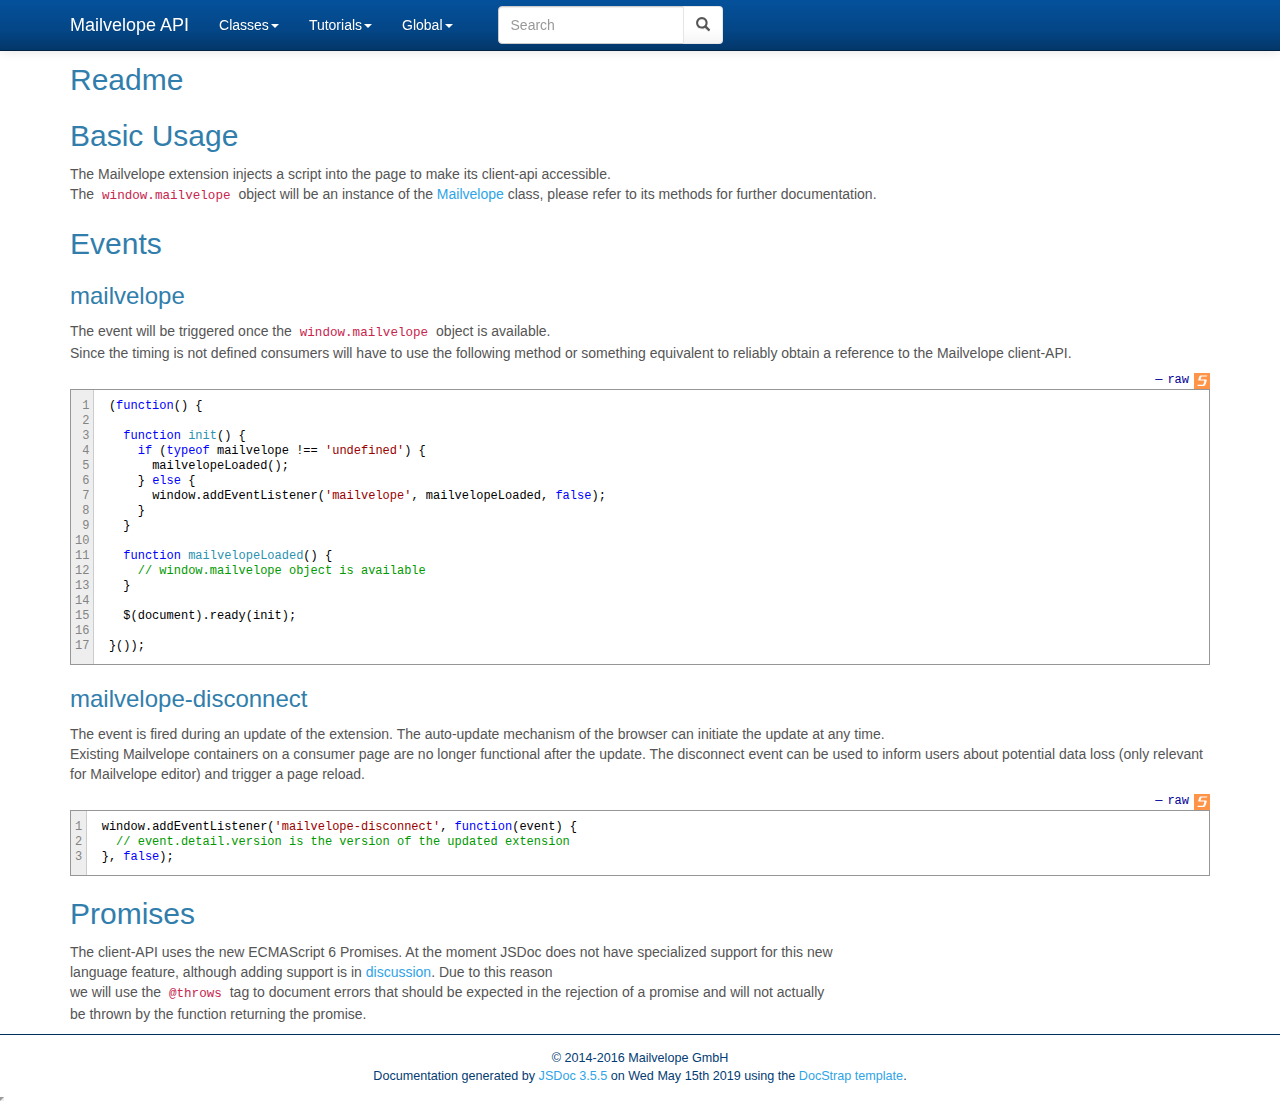
<file: tutorial-Readme.html>
<!DOCTYPE html>

<html lang="en">
<head>
	<meta charset="utf-8">
	<meta name="viewport" content="width=device-width">
	<title>Mailvelope API Tutorial: Readme</title>

	<!--[if lt IE 9]>
	<script src="//html5shiv.googlecode.com/svn/trunk/html5.js"></script>
	<![endif]-->
	<link type="text/css" rel="stylesheet" href="styles/sunlight.default.css">

	<link type="text/css" rel="stylesheet" href="styles/site.cerulean.css">

</head>

<body>

<div class="navbar navbar-default navbar-fixed-top navbar-inverse">
<div class="container">
	<div class="navbar-header">
		<a class="navbar-brand" href="index.html">Mailvelope API</a>
		<button class="navbar-toggle" type="button" data-toggle="collapse" data-target="#topNavigation">
			<span class="icon-bar"></span>
			<span class="icon-bar"></span>
			<span class="icon-bar"></span>
        </button>
	</div>
	<div class="navbar-collapse collapse" id="topNavigation">
		<ul class="nav navbar-nav">
			
			<li class="dropdown">
				<a href="classes.list.html" class="dropdown-toggle" data-toggle="dropdown">Classes<b class="caret"></b></a>
				<ul class="dropdown-menu ">
					<li><a href="Editor.html">Editor</a></li><li><a href="Generator.html">Generator</a></li><li><a href="KeyBackupPopup.html">KeyBackupPopup</a></li><li><a href="Keyring.html">Keyring</a></li><li><a href="Mailvelope.html">Mailvelope</a></li><li><a href="OpenPGPEncryptedForm.html">OpenPGPEncryptedForm</a></li><li><a href="RestoreBackup.html">RestoreBackup</a></li>
				</ul>
			</li>
			
			<li class="dropdown">
				<a href="tutorials.list.html" class="dropdown-toggle" data-toggle="dropdown">Tutorials<b class="caret"></b></a>
				<ul class="dropdown-menu ">
					<li><a href="tutorial-Readme.html">Readme</a></li>
				</ul>
			</li>
			
			<li class="dropdown">
				<a href="global.html" class="dropdown-toggle" data-toggle="dropdown">Global<b class="caret"></b></a>
				<ul class="dropdown-menu ">
					<li><a href="global.html">Global</a></li>
				</ul>
			</li>
			
		</ul>
        
            <div class="col-sm-3 col-md-3">
                <form class="navbar-form" role="search">
                    <div class="input-group">
                        <input type="text" class="form-control" placeholder="Search" name="q" id="search-input">
                        <div class="input-group-btn">
                            <button class="btn btn-default" id="search-submit"><i class="glyphicon glyphicon-search"></i></button>
                        </div>
                    </div>
                </form>
            </div>
        
	</div>

</div>
</div>


<div class="container" id="toc-content">
<div class="row">

	
	<div class="col-md-12">
	
		<div id="main">
			<section class="tutorial-section">

<header>
    

    <h2>Readme</h2>
</header>

<article>
    <h2>Basic Usage</h2><p>The Mailvelope extension injects a script into the page to make its client-api accessible.<br>The <code>window.mailvelope</code> object will be an instance of the <a href="Mailvelope.html">Mailvelope</a> class, please refer to its methods for further documentation.</p>
<h2>Events</h2><h3>mailvelope</h3><p>The event will be triggered once the <code>window.mailvelope</code> object is available.<br>Since the timing is not defined consumers will have to use the following method or something equivalent to reliably obtain a reference to the Mailvelope client-API.</p>
<pre class="prettyprint source"><code>(function() {

  function init() {
    if (typeof mailvelope !== 'undefined') {
      mailvelopeLoaded();
    } else {
      window.addEventListener('mailvelope', mailvelopeLoaded, false);
    }
  }

  function mailvelopeLoaded() {
    // window.mailvelope object is available
  }

  $(document).ready(init);

}());</code></pre><h3>mailvelope-disconnect</h3><p>The event is fired during an update of the extension. The auto-update mechanism of the browser can initiate the update at any time.<br>Existing Mailvelope containers on a consumer page are no longer functional after the update. The disconnect event can be used to inform users about potential data loss (only relevant for Mailvelope editor) and trigger a page reload.</p>
<pre class="prettyprint source"><code>window.addEventListener('mailvelope-disconnect', function(event) {
  // event.detail.version is the version of the updated extension
}, false);</code></pre><h2>Promises</h2><p>The client-API uses the new ECMAScript 6 Promises. At the moment JSDoc does not have specialized support for this new<br>language feature, although adding support is in <a href="https://github.com/jsdoc3/jsdoc/issues/509">discussion</a>. Due to this reason<br>we will use the <code>@throws</code> tag to document errors that should be expected in the rejection of a promise and will not actually<br>be thrown by the function returning the promise.</p>
</article>

</section>

		</div>
	</div>

	<div class="clearfix"></div>

	

</div>
</div>


    <div class="modal fade" id="searchResults">
      <div class="modal-dialog">
        <div class="modal-content">
          <div class="modal-header">
            <button type="button" class="close" data-dismiss="modal" aria-label="Close"><span aria-hidden="true">&times;</span></button>
            <h4 class="modal-title">Search results</h4>
          </div>
          <div class="modal-body"></div>
          <div class="modal-footer">
            <button type="button" class="btn btn-default" data-dismiss="modal">Close</button>
          </div>
        </div><!-- /.modal-content -->
      </div><!-- /.modal-dialog -->
    </div>


<footer>


	<span class="copyright">
	© 2014-2016 Mailvelope GmbH
	</span>

<span class="jsdoc-message">
	Documentation generated by <a href="https://github.com/jsdoc3/jsdoc">JSDoc 3.5.5</a>
	
		on Wed May 15th 2019
	
	using the <a href="https://github.com/docstrap/docstrap">DocStrap template</a>.
</span>
</footer>

<script src="scripts/docstrap.lib.js"></script>
<script src="scripts/toc.js"></script>

    <script type="text/javascript" src="scripts/fulltext-search-ui.js"></script>


<script>
$( function () {
	$( "[id*='$']" ).each( function () {
		var $this = $( this );

		$this.attr( "id", $this.attr( "id" ).replace( "$", "__" ) );
	} );

	$( ".tutorial-section pre, .readme-section pre, pre.prettyprint.source" ).each( function () {
		var $this = $( this );

		var example = $this.find( "code" );
		exampleText = example.html();
		var lang = /{@lang (.*?)}/.exec( exampleText );
		if ( lang && lang[1] ) {
			exampleText = exampleText.replace( lang[0], "" );
			example.html( exampleText );
			lang = lang[1];
		} else {
			var langClassMatch = example.parent()[0].className.match(/lang\-(\S+)/);
			lang = langClassMatch ? langClassMatch[1] : "javascript";
		}

		if ( lang ) {

			$this
			.addClass( "sunlight-highlight-" + lang )
			.addClass( "linenums" )
			.html( example.html() );

		}
	} );

	Sunlight.highlightAll( {
		lineNumbers : true,
		showMenu : true,
		enableDoclinks : true
	} );

	$.catchAnchorLinks( {
        navbarOffset: 10
	} );
	$( "#toc" ).toc( {
		anchorName  : function ( i, heading, prefix ) {
			return $( heading ).attr( "id" ) || ( prefix + i );
		},
		selectors   : "#toc-content h1,#toc-content h2,#toc-content h3,#toc-content h4",
		showAndHide : false,
		smoothScrolling: true
	} );

	$( "#main span[id^='toc']" ).addClass( "toc-shim" );
	$( '.dropdown-toggle' ).dropdown();

    $( "table" ).each( function () {
      var $this = $( this );
      $this.addClass('table');
    } );

} );
</script>



<!--Navigation and Symbol Display-->


<!--Google Analytics-->



    <script type="text/javascript">
        $(document).ready(function() {
            SearcherDisplay.init();
        });
    </script>


</body>
</html>
</file>
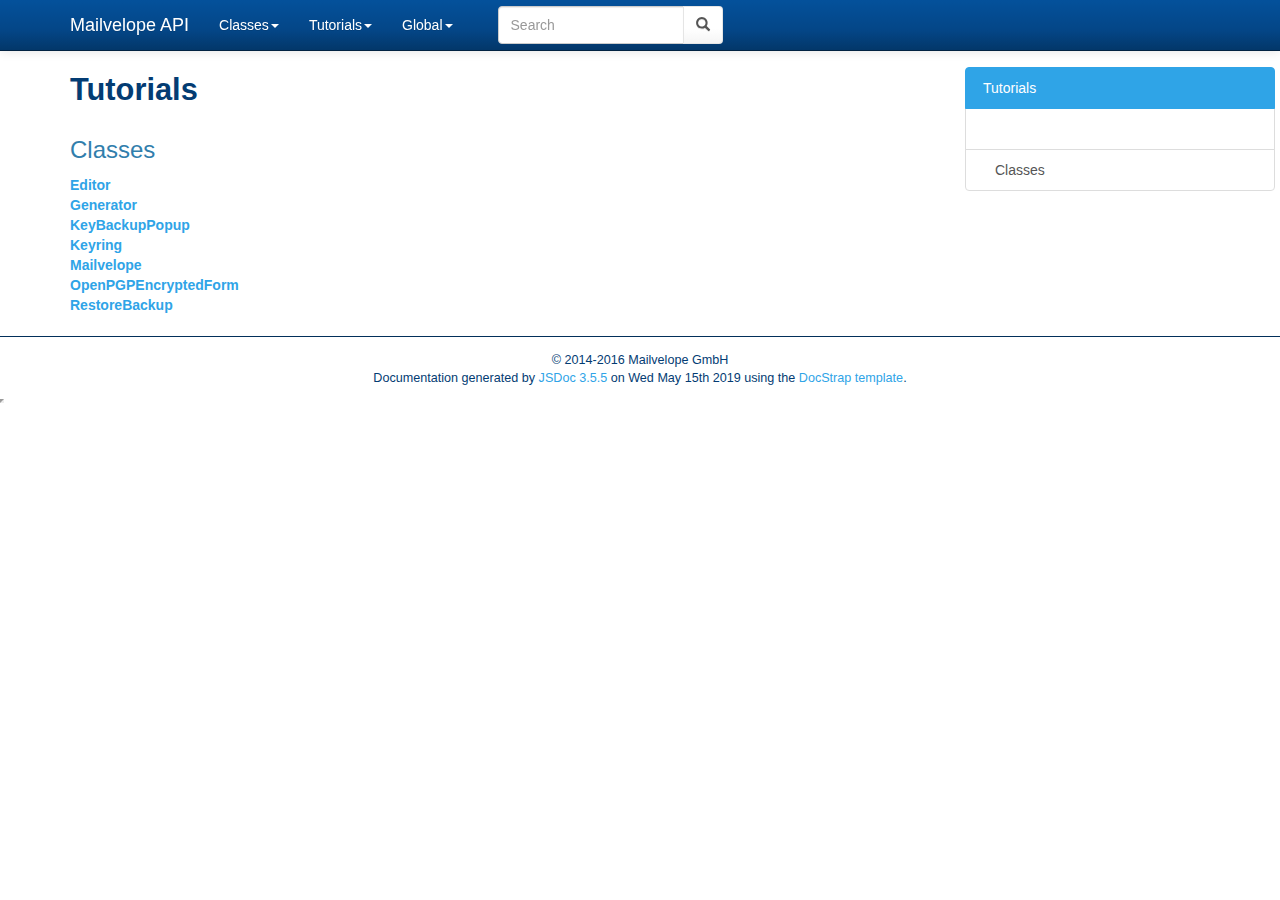
<file: tutorials.list.html>
<!DOCTYPE html>

<html lang="en">
<head>
	<meta charset="utf-8">
	<meta name="viewport" content="width=device-width">
	<title>Mailvelope API Tutorials</title>

	<!--[if lt IE 9]>
	<script src="//html5shiv.googlecode.com/svn/trunk/html5.js"></script>
	<![endif]-->
	<link type="text/css" rel="stylesheet" href="styles/sunlight.default.css">

	<link type="text/css" rel="stylesheet" href="styles/site.cerulean.css">

</head>

<body>

<div class="navbar navbar-default navbar-fixed-top navbar-inverse">
<div class="container">
	<div class="navbar-header">
		<a class="navbar-brand" href="index.html">Mailvelope API</a>
		<button class="navbar-toggle" type="button" data-toggle="collapse" data-target="#topNavigation">
			<span class="icon-bar"></span>
			<span class="icon-bar"></span>
			<span class="icon-bar"></span>
        </button>
	</div>
	<div class="navbar-collapse collapse" id="topNavigation">
		<ul class="nav navbar-nav">
			
			<li class="dropdown">
				<a href="classes.list.html" class="dropdown-toggle" data-toggle="dropdown">Classes<b class="caret"></b></a>
				<ul class="dropdown-menu ">
					<li><a href="Editor.html">Editor</a></li><li><a href="Generator.html">Generator</a></li><li><a href="KeyBackupPopup.html">KeyBackupPopup</a></li><li><a href="Keyring.html">Keyring</a></li><li><a href="Mailvelope.html">Mailvelope</a></li><li><a href="OpenPGPEncryptedForm.html">OpenPGPEncryptedForm</a></li><li><a href="RestoreBackup.html">RestoreBackup</a></li>
				</ul>
			</li>
			
			<li class="dropdown">
				<a href="tutorials.list.html" class="dropdown-toggle" data-toggle="dropdown">Tutorials<b class="caret"></b></a>
				<ul class="dropdown-menu ">
					<li><a href="tutorial-Readme.html">Readme</a></li>
				</ul>
			</li>
			
			<li class="dropdown">
				<a href="global.html" class="dropdown-toggle" data-toggle="dropdown">Global<b class="caret"></b></a>
				<ul class="dropdown-menu ">
					<li><a href="global.html">Global</a></li>
				</ul>
			</li>
			
		</ul>
        
            <div class="col-sm-3 col-md-3">
                <form class="navbar-form" role="search">
                    <div class="input-group">
                        <input type="text" class="form-control" placeholder="Search" name="q" id="search-input">
                        <div class="input-group-btn">
                            <button class="btn btn-default" id="search-submit"><i class="glyphicon glyphicon-search"></i></button>
                        </div>
                    </div>
                </form>
            </div>
        
	</div>

</div>
</div>


<div class="container" id="toc-content">
<div class="row">

	
	<div class="col-md-8">
	
		<div id="main">
			

	<h1 class="page-title">Tutorials</h1>
<section>

<header>
    
        <h2>
        
        </h2>
        
    
</header>


<article>
    <div class="container-overview">
    
        

        
<dl class="details">
    

	

	

	

    

    

    

    

	

	

	

	

	



	

	

	

	
</dl>


        
    
    </div>

    

    

    
        <h3 class="subsection-title">Classes</h3>

        <dl>
            <dt><a href="Editor.html">Editor</a></dt>
            <dd></dd>
        
            <dt><a href="Generator.html">Generator</a></dt>
            <dd></dd>
        
            <dt><a href="KeyBackupPopup.html">KeyBackupPopup</a></dt>
            <dd></dd>
        
            <dt><a href="Keyring.html">Keyring</a></dt>
            <dd></dd>
        
            <dt><a href="Mailvelope.html">Mailvelope</a></dt>
            <dd></dd>
        
            <dt><a href="OpenPGPEncryptedForm.html">OpenPGPEncryptedForm</a></dt>
            <dd></dd>
        
            <dt><a href="RestoreBackup.html">RestoreBackup</a></dt>
            <dd></dd>
        </dl>
    

    

    

    

    

    

    
</article>

</section>




		</div>
	</div>

	<div class="clearfix"></div>

	
		<div class="col-md-3">
			<div id="toc" class="col-md-3 hidden-xs hidden-sm hidden-md"></div>
		</div>
	

</div>
</div>


    <div class="modal fade" id="searchResults">
      <div class="modal-dialog">
        <div class="modal-content">
          <div class="modal-header">
            <button type="button" class="close" data-dismiss="modal" aria-label="Close"><span aria-hidden="true">&times;</span></button>
            <h4 class="modal-title">Search results</h4>
          </div>
          <div class="modal-body"></div>
          <div class="modal-footer">
            <button type="button" class="btn btn-default" data-dismiss="modal">Close</button>
          </div>
        </div><!-- /.modal-content -->
      </div><!-- /.modal-dialog -->
    </div>


<footer>


	<span class="copyright">
	© 2014-2016 Mailvelope GmbH
	</span>

<span class="jsdoc-message">
	Documentation generated by <a href="https://github.com/jsdoc3/jsdoc">JSDoc 3.5.5</a>
	
		on Wed May 15th 2019
	
	using the <a href="https://github.com/docstrap/docstrap">DocStrap template</a>.
</span>
</footer>

<script src="scripts/docstrap.lib.js"></script>
<script src="scripts/toc.js"></script>

    <script type="text/javascript" src="scripts/fulltext-search-ui.js"></script>


<script>
$( function () {
	$( "[id*='$']" ).each( function () {
		var $this = $( this );

		$this.attr( "id", $this.attr( "id" ).replace( "$", "__" ) );
	} );

	$( ".tutorial-section pre, .readme-section pre, pre.prettyprint.source" ).each( function () {
		var $this = $( this );

		var example = $this.find( "code" );
		exampleText = example.html();
		var lang = /{@lang (.*?)}/.exec( exampleText );
		if ( lang && lang[1] ) {
			exampleText = exampleText.replace( lang[0], "" );
			example.html( exampleText );
			lang = lang[1];
		} else {
			var langClassMatch = example.parent()[0].className.match(/lang\-(\S+)/);
			lang = langClassMatch ? langClassMatch[1] : "javascript";
		}

		if ( lang ) {

			$this
			.addClass( "sunlight-highlight-" + lang )
			.addClass( "linenums" )
			.html( example.html() );

		}
	} );

	Sunlight.highlightAll( {
		lineNumbers : true,
		showMenu : true,
		enableDoclinks : true
	} );

	$.catchAnchorLinks( {
        navbarOffset: 10
	} );
	$( "#toc" ).toc( {
		anchorName  : function ( i, heading, prefix ) {
			return $( heading ).attr( "id" ) || ( prefix + i );
		},
		selectors   : "#toc-content h1,#toc-content h2,#toc-content h3,#toc-content h4",
		showAndHide : false,
		smoothScrolling: true
	} );

	$( "#main span[id^='toc']" ).addClass( "toc-shim" );
	$( '.dropdown-toggle' ).dropdown();

    $( "table" ).each( function () {
      var $this = $( this );
      $this.addClass('table');
    } );

} );
</script>



<!--Navigation and Symbol Display-->


<!--Google Analytics-->



    <script type="text/javascript">
        $(document).ready(function() {
            SearcherDisplay.init();
        });
    </script>


</body>
</html>
</file>
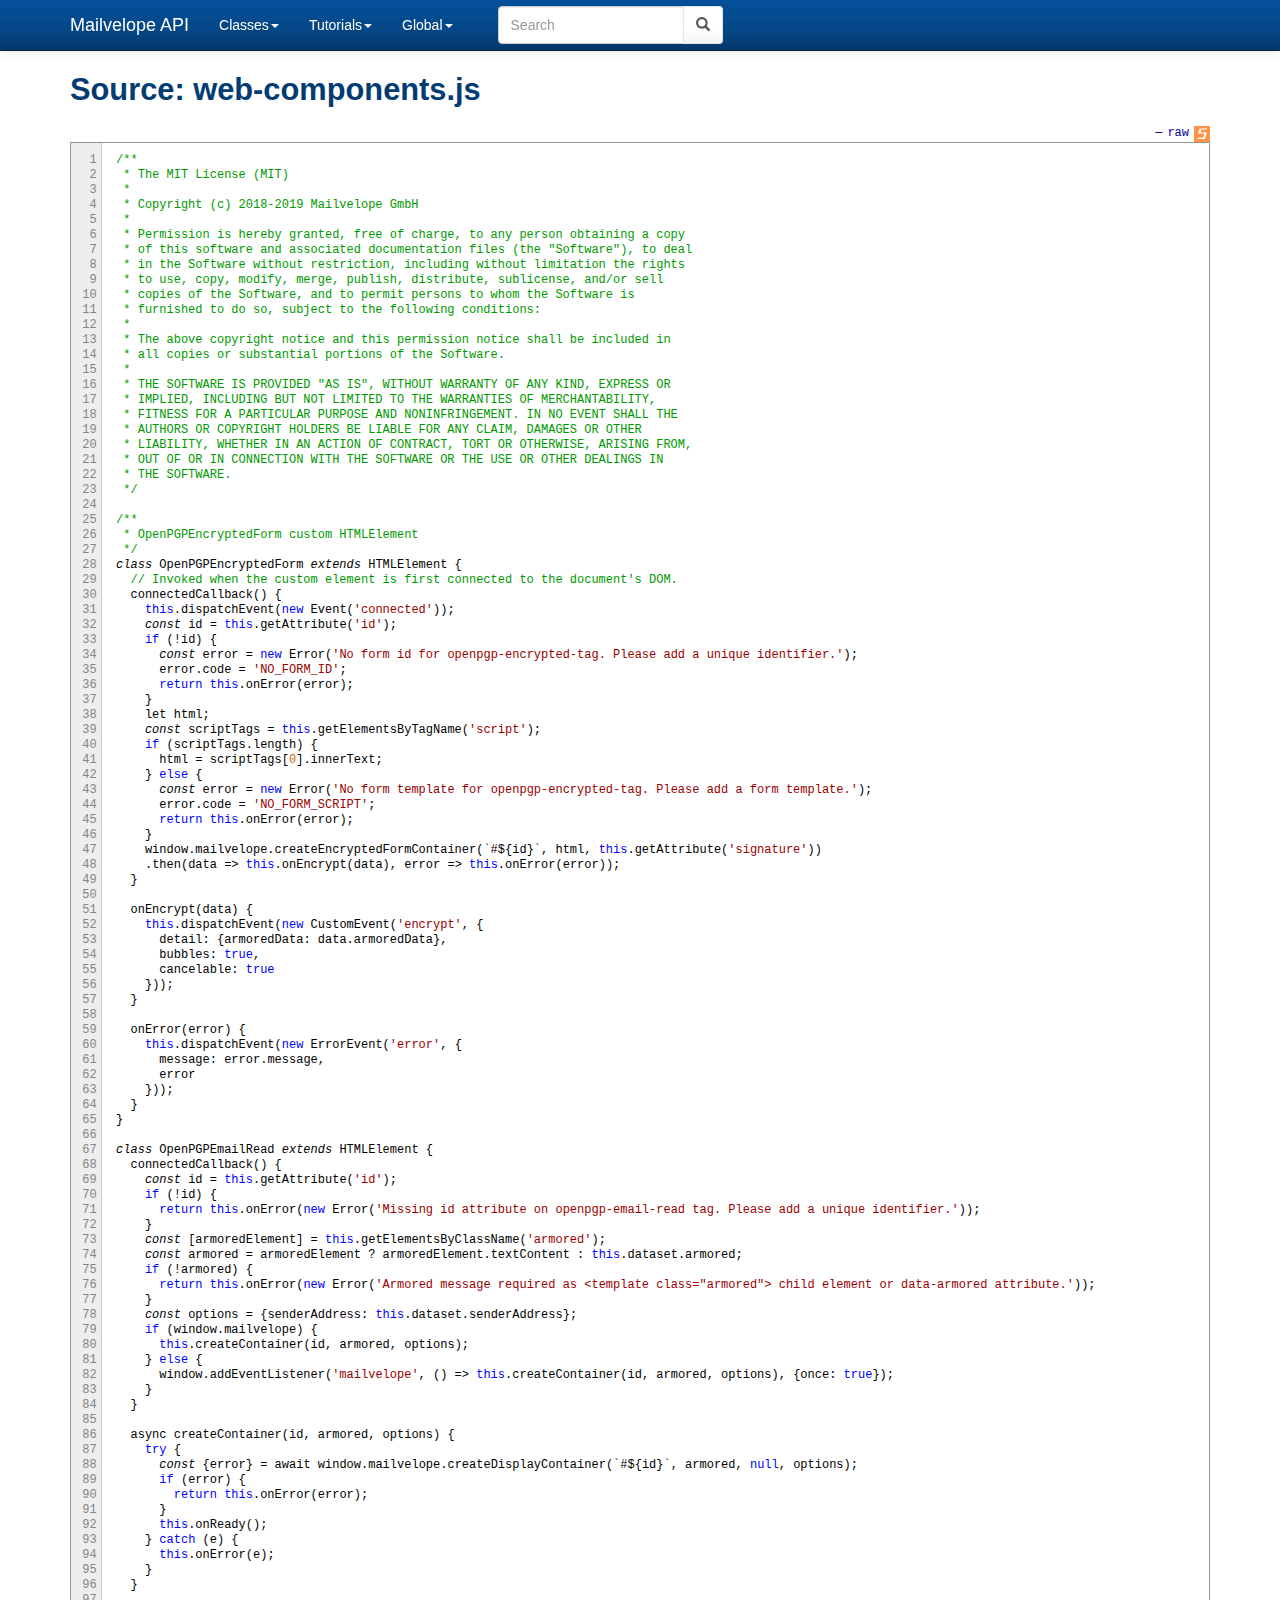
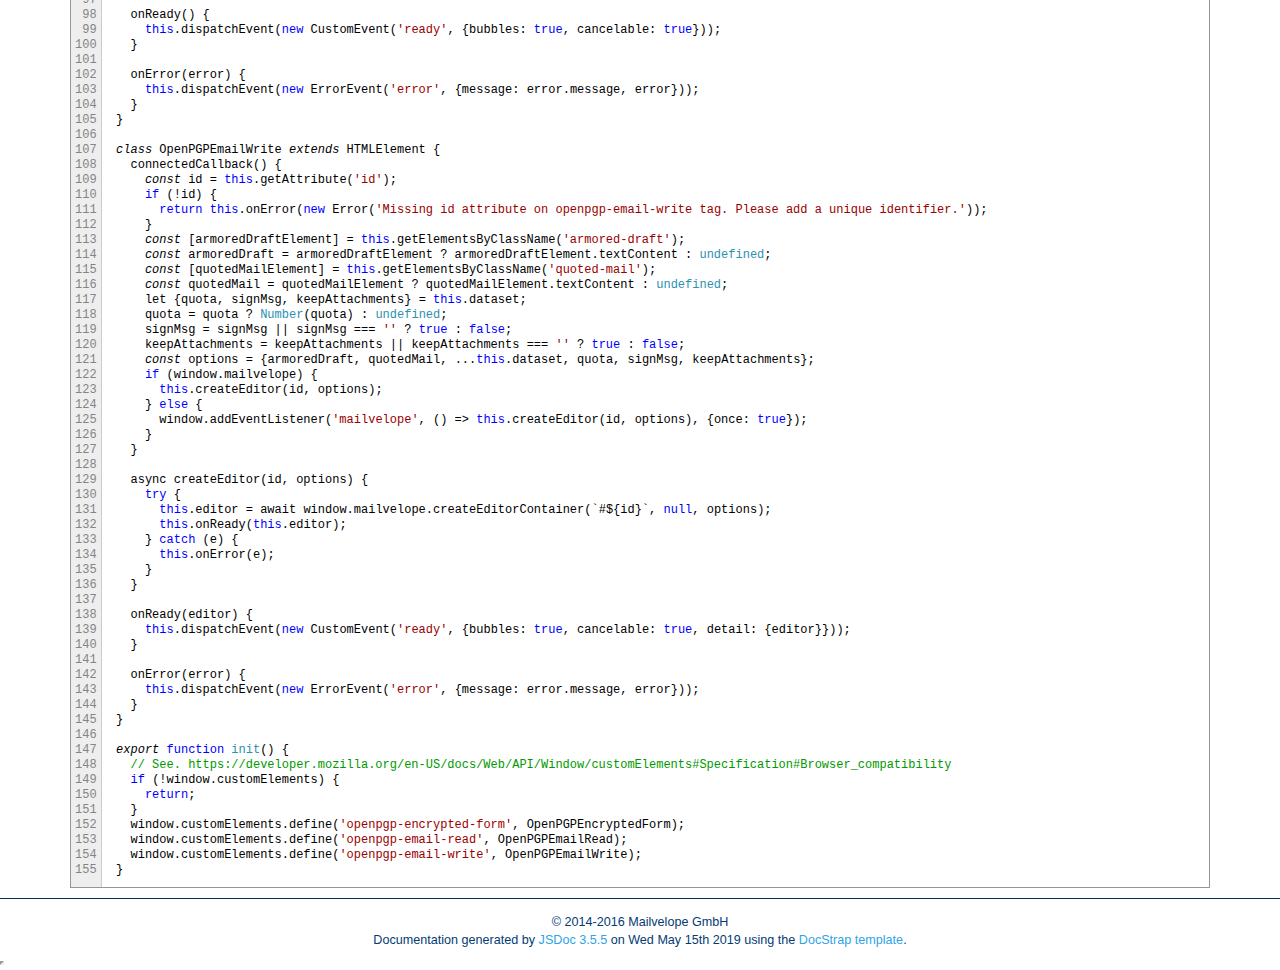
<file: web-components.js.html>
<!DOCTYPE html>

<html lang="en">
<head>
	<meta charset="utf-8">
	<meta name="viewport" content="width=device-width">
	<title>Mailvelope API Source: web-components.js</title>

	<!--[if lt IE 9]>
	<script src="//html5shiv.googlecode.com/svn/trunk/html5.js"></script>
	<![endif]-->
	<link type="text/css" rel="stylesheet" href="styles/sunlight.default.css">

	<link type="text/css" rel="stylesheet" href="styles/site.cerulean.css">

</head>

<body>

<div class="navbar navbar-default navbar-fixed-top navbar-inverse">
<div class="container">
	<div class="navbar-header">
		<a class="navbar-brand" href="index.html">Mailvelope API</a>
		<button class="navbar-toggle" type="button" data-toggle="collapse" data-target="#topNavigation">
			<span class="icon-bar"></span>
			<span class="icon-bar"></span>
			<span class="icon-bar"></span>
        </button>
	</div>
	<div class="navbar-collapse collapse" id="topNavigation">
		<ul class="nav navbar-nav">
			
			<li class="dropdown">
				<a href="classes.list.html" class="dropdown-toggle" data-toggle="dropdown">Classes<b class="caret"></b></a>
				<ul class="dropdown-menu ">
					<li><a href="Editor.html">Editor</a></li><li><a href="Generator.html">Generator</a></li><li><a href="KeyBackupPopup.html">KeyBackupPopup</a></li><li><a href="Keyring.html">Keyring</a></li><li><a href="Mailvelope.html">Mailvelope</a></li><li><a href="OpenPGPEncryptedForm.html">OpenPGPEncryptedForm</a></li><li><a href="RestoreBackup.html">RestoreBackup</a></li>
				</ul>
			</li>
			
			<li class="dropdown">
				<a href="tutorials.list.html" class="dropdown-toggle" data-toggle="dropdown">Tutorials<b class="caret"></b></a>
				<ul class="dropdown-menu ">
					<li><a href="tutorial-Readme.html">Readme</a></li>
				</ul>
			</li>
			
			<li class="dropdown">
				<a href="global.html" class="dropdown-toggle" data-toggle="dropdown">Global<b class="caret"></b></a>
				<ul class="dropdown-menu ">
					<li><a href="global.html">Global</a></li>
				</ul>
			</li>
			
		</ul>
        
            <div class="col-sm-3 col-md-3">
                <form class="navbar-form" role="search">
                    <div class="input-group">
                        <input type="text" class="form-control" placeholder="Search" name="q" id="search-input">
                        <div class="input-group-btn">
                            <button class="btn btn-default" id="search-submit"><i class="glyphicon glyphicon-search"></i></button>
                        </div>
                    </div>
                </form>
            </div>
        
	</div>

</div>
</div>


<div class="container" id="toc-content">
<div class="row">

	
	<div class="col-md-12">
	
		<div id="main">
			

		<h1 class="page-title">Source: web-components.js</h1>
    
<section>
    <article>
        <pre
            class="sunlight-highlight-javascript linenums">/**
 * The MIT License (MIT)
 *
 * Copyright (c) 2018-2019 Mailvelope GmbH
 *
 * Permission is hereby granted, free of charge, to any person obtaining a copy
 * of this software and associated documentation files (the "Software"), to deal
 * in the Software without restriction, including without limitation the rights
 * to use, copy, modify, merge, publish, distribute, sublicense, and/or sell
 * copies of the Software, and to permit persons to whom the Software is
 * furnished to do so, subject to the following conditions:
 *
 * The above copyright notice and this permission notice shall be included in
 * all copies or substantial portions of the Software.
 *
 * THE SOFTWARE IS PROVIDED "AS IS", WITHOUT WARRANTY OF ANY KIND, EXPRESS OR
 * IMPLIED, INCLUDING BUT NOT LIMITED TO THE WARRANTIES OF MERCHANTABILITY,
 * FITNESS FOR A PARTICULAR PURPOSE AND NONINFRINGEMENT. IN NO EVENT SHALL THE
 * AUTHORS OR COPYRIGHT HOLDERS BE LIABLE FOR ANY CLAIM, DAMAGES OR OTHER
 * LIABILITY, WHETHER IN AN ACTION OF CONTRACT, TORT OR OTHERWISE, ARISING FROM,
 * OUT OF OR IN CONNECTION WITH THE SOFTWARE OR THE USE OR OTHER DEALINGS IN
 * THE SOFTWARE.
 */

/**
 * OpenPGPEncryptedForm custom HTMLElement
 */
class OpenPGPEncryptedForm extends HTMLElement {
  // Invoked when the custom element is first connected to the document's DOM.
  connectedCallback() {
    this.dispatchEvent(new Event('connected'));
    const id = this.getAttribute('id');
    if (!id) {
      const error = new Error('No form id for openpgp-encrypted-tag. Please add a unique identifier.');
      error.code = 'NO_FORM_ID';
      return this.onError(error);
    }
    let html;
    const scriptTags = this.getElementsByTagName('script');
    if (scriptTags.length) {
      html = scriptTags[0].innerText;
    } else {
      const error = new Error('No form template for openpgp-encrypted-tag. Please add a form template.');
      error.code = 'NO_FORM_SCRIPT';
      return this.onError(error);
    }
    window.mailvelope.createEncryptedFormContainer(`#${id}`, html, this.getAttribute('signature'))
    .then(data => this.onEncrypt(data), error => this.onError(error));
  }

  onEncrypt(data) {
    this.dispatchEvent(new CustomEvent('encrypt', {
      detail: {armoredData: data.armoredData},
      bubbles: true,
      cancelable: true
    }));
  }

  onError(error) {
    this.dispatchEvent(new ErrorEvent('error', {
      message: error.message,
      error
    }));
  }
}

class OpenPGPEmailRead extends HTMLElement {
  connectedCallback() {
    const id = this.getAttribute('id');
    if (!id) {
      return this.onError(new Error('Missing id attribute on openpgp-email-read tag. Please add a unique identifier.'));
    }
    const [armoredElement] = this.getElementsByClassName('armored');
    const armored = armoredElement ? armoredElement.textContent : this.dataset.armored;
    if (!armored) {
      return this.onError(new Error('Armored message required as &lt;template class="armored"> child element or data-armored attribute.'));
    }
    const options = {senderAddress: this.dataset.senderAddress};
    if (window.mailvelope) {
      this.createContainer(id, armored, options);
    } else {
      window.addEventListener('mailvelope', () => this.createContainer(id, armored, options), {once: true});
    }
  }

  async createContainer(id, armored, options) {
    try {
      const {error} = await window.mailvelope.createDisplayContainer(`#${id}`, armored, null, options);
      if (error) {
        return this.onError(error);
      }
      this.onReady();
    } catch (e) {
      this.onError(e);
    }
  }

  onReady() {
    this.dispatchEvent(new CustomEvent('ready', {bubbles: true, cancelable: true}));
  }

  onError(error) {
    this.dispatchEvent(new ErrorEvent('error', {message: error.message, error}));
  }
}

class OpenPGPEmailWrite extends HTMLElement {
  connectedCallback() {
    const id = this.getAttribute('id');
    if (!id) {
      return this.onError(new Error('Missing id attribute on openpgp-email-write tag. Please add a unique identifier.'));
    }
    const [armoredDraftElement] = this.getElementsByClassName('armored-draft');
    const armoredDraft = armoredDraftElement ? armoredDraftElement.textContent : undefined;
    const [quotedMailElement] = this.getElementsByClassName('quoted-mail');
    const quotedMail = quotedMailElement ? quotedMailElement.textContent : undefined;
    let {quota, signMsg, keepAttachments} = this.dataset;
    quota = quota ? Number(quota) : undefined;
    signMsg = signMsg || signMsg === '' ? true : false;
    keepAttachments = keepAttachments || keepAttachments === '' ? true : false;
    const options = {armoredDraft, quotedMail, ...this.dataset, quota, signMsg, keepAttachments};
    if (window.mailvelope) {
      this.createEditor(id, options);
    } else {
      window.addEventListener('mailvelope', () => this.createEditor(id, options), {once: true});
    }
  }

  async createEditor(id, options) {
    try {
      this.editor = await window.mailvelope.createEditorContainer(`#${id}`, null, options);
      this.onReady(this.editor);
    } catch (e) {
      this.onError(e);
    }
  }

  onReady(editor) {
    this.dispatchEvent(new CustomEvent('ready', {bubbles: true, cancelable: true, detail: {editor}}));
  }

  onError(error) {
    this.dispatchEvent(new ErrorEvent('error', {message: error.message, error}));
  }
}

export function init() {
  // See. https://developer.mozilla.org/en-US/docs/Web/API/Window/customElements#Specification#Browser_compatibility
  if (!window.customElements) {
    return;
  }
  window.customElements.define('openpgp-encrypted-form', OpenPGPEncryptedForm);
  window.customElements.define('openpgp-email-read', OpenPGPEmailRead);
  window.customElements.define('openpgp-email-write', OpenPGPEmailWrite);
}
</pre>
    </article>
</section>





		</div>
	</div>

	<div class="clearfix"></div>

	

</div>
</div>


    <div class="modal fade" id="searchResults">
      <div class="modal-dialog">
        <div class="modal-content">
          <div class="modal-header">
            <button type="button" class="close" data-dismiss="modal" aria-label="Close"><span aria-hidden="true">&times;</span></button>
            <h4 class="modal-title">Search results</h4>
          </div>
          <div class="modal-body"></div>
          <div class="modal-footer">
            <button type="button" class="btn btn-default" data-dismiss="modal">Close</button>
          </div>
        </div><!-- /.modal-content -->
      </div><!-- /.modal-dialog -->
    </div>


<footer>


	<span class="copyright">
	© 2014-2016 Mailvelope GmbH
	</span>

<span class="jsdoc-message">
	Documentation generated by <a href="https://github.com/jsdoc3/jsdoc">JSDoc 3.5.5</a>
	
		on Wed May 15th 2019
	
	using the <a href="https://github.com/docstrap/docstrap">DocStrap template</a>.
</span>
</footer>

<script src="scripts/docstrap.lib.js"></script>
<script src="scripts/toc.js"></script>

    <script type="text/javascript" src="scripts/fulltext-search-ui.js"></script>


<script>
$( function () {
	$( "[id*='$']" ).each( function () {
		var $this = $( this );

		$this.attr( "id", $this.attr( "id" ).replace( "$", "__" ) );
	} );

	$( ".tutorial-section pre, .readme-section pre, pre.prettyprint.source" ).each( function () {
		var $this = $( this );

		var example = $this.find( "code" );
		exampleText = example.html();
		var lang = /{@lang (.*?)}/.exec( exampleText );
		if ( lang && lang[1] ) {
			exampleText = exampleText.replace( lang[0], "" );
			example.html( exampleText );
			lang = lang[1];
		} else {
			var langClassMatch = example.parent()[0].className.match(/lang\-(\S+)/);
			lang = langClassMatch ? langClassMatch[1] : "javascript";
		}

		if ( lang ) {

			$this
			.addClass( "sunlight-highlight-" + lang )
			.addClass( "linenums" )
			.html( example.html() );

		}
	} );

	Sunlight.highlightAll( {
		lineNumbers : true,
		showMenu : true,
		enableDoclinks : true
	} );

	$.catchAnchorLinks( {
        navbarOffset: 10
	} );
	$( "#toc" ).toc( {
		anchorName  : function ( i, heading, prefix ) {
			return $( heading ).attr( "id" ) || ( prefix + i );
		},
		selectors   : "#toc-content h1,#toc-content h2,#toc-content h3,#toc-content h4",
		showAndHide : false,
		smoothScrolling: true
	} );

	$( "#main span[id^='toc']" ).addClass( "toc-shim" );
	$( '.dropdown-toggle' ).dropdown();

    $( "table" ).each( function () {
      var $this = $( this );
      $this.addClass('table');
    } );

} );
</script>



<!--Navigation and Symbol Display-->


<!--Google Analytics-->



    <script type="text/javascript">
        $(document).ready(function() {
            SearcherDisplay.init();
        });
    </script>


</body>
</html>
</file>
<file: styles/sunlight.default.css>
/* global styles */
.sunlight-container {
	clear: both !important;
	position: relative !important;
	margin: 10px 0 !important;
}
.sunlight-code-container {
	clear: both !important;
	position: relative !important;
	border: none;
	border-color: #969696 !important;
	background-color: #FFFFFF !important;
}
.sunlight-highlighted, .sunlight-container, .sunlight-container textarea {
	font-family: Consolas, Inconsolata, Monaco, "Courier New" !important;
	font-size: 12px !important;
	line-height: 15px !important;
}
.sunlight-highlighted, .sunlight-container textarea {
	color: #000000 !important;
	margin: 0 !important;
}
.sunlight-container textarea {
	padding-left: 0 !important;
	margin-left: 0 !important;
	margin-right: 0 !important;
	padding-right: 0 !important;
}
.sunlight-code-container > .sunlight-highlighted {
	white-space: pre;
	overflow-x: auto;
	overflow-y: hidden; /* ie requires this wtf? */
}
.sunlight-highlighted {
	z-index: 1;
	position: relative;
}
.sunlight-highlighted * {
	background: transparent;
}
.sunlight-line-number-margin {
	float: left !important;
	margin-right: 5px !important;
	margin-top: 0 !important;
	margin-bottom: 0 !important;
	padding: 0 !important;
	padding-right: 4px !important;
	padding-left: 4px !important;
	border-right: 1px solid #CCCCCC !important;
	background-color: #EEEEEE !important;
	color: #848484 !important;
	text-align: right !important;
	position: relative;
	z-index: 3;
}
.sunlight-highlighted a, .sunlight-line-number-margin a  {
	border: none !important;
	text-decoration: none !important;
	font-weight: normal !important;
	font-style: normal !important;
	padding: 0 !important;
}
.sunlight-line-number-margin a {
	color: inherit !important;
}
.sunlight-line-highlight-overlay {
	position: absolute;
	top: 0;
	left: 0;
	width: 100%;
	z-index: 0;
}
.sunlight-line-highlight-overlay div {
	height: 15px;
	width: 100%;
}
.sunlight-line-highlight-overlay .sunlight-line-highlight-active {
	background-color: #E7FCFA;
}

/* menu */
.sunlight-menu {
	background-color: #FFFFCC;
	color: #000000;
}
.sunlight-menu ul {
	margin: 0 !important;
	padding: 0 !important;
	list-style-type: none !important;
}
.sunlight-menu li {
	float: right !important;
	margin-left: 5px !important;
}
.sunlight-menu a, .sunlight-menu img {
	color: #000099 !important;
	text-decoration: none !important;
	border: none !important;
}




.sunlight-string,
.sunlight-char,
.sunlight-heredoc,
.sunlight-heredocDeclaration,
.sunlight-nowdoc,
.sunlight-longString,
.sunlight-rawString,
.sunlight-binaryString,
.sunlight-rawLongString,
.sunlight-binaryLongString,
.sunlight-verbatimString,
.sunlight-diff .sunlight-removed {
	color: #990000 !important;
}

.sunlight-ident,
.sunlight-operator,
.sunlight-punctuation,
.sunlight-delimiter,
.sunlight-diff .sunlight-unchanged {
	color: #000000 !important;
}

.sunlight-comment,
.sunlight-xmlDocCommentContent,
.sunlight-nginx .sunlight-ssiCommand,
.sunlight-sln .sunlight-formatDeclaration,
.sunlight-diff .sunlight-added {
	color: #009900 !important;
}
.sunlight-number,
.sunlight-guid,
.sunlight-cdata {
	color: #CC6600 !important;
}

.sunlight-named-ident,
.sunlight-constant,
.sunlight-javascript .sunlight-globalVariable,
.sunlight-globalObject,
.sunlight-python .sunlight-attribute,
.sunlight-nginx .sunlight-context,
.sunlight-httpd .sunlight-context,
.sunlight-haskell .sunlight-class,
.sunlight-haskell .sunlight-type,
.sunlight-lisp .sunlight-declarationSpecifier,
.sunlight-erlang .sunlight-userDefinedFunction,
.sunlight-diff .sunlight-header {
	color: #2B91AF !important;
}
.sunlight-keyword,
.sunlight-languageConstruct,
.sunlight-css
.sunlight-element,
.sunlight-bash .sunlight-command,
.sunlight-specialOperator,
.sunlight-erlang .sunlight-moduleAttribute,
.sunlight-xml .sunlight-tagName,
.sunlight-xml .sunlight-operator,
.sunlight-diff .sunlight-modified {
	color: #0000FF !important;
}
.sunlight-shortOpenTag,
.sunlight-openTag,
.sunlight-closeTag,
.sunlight-xmlOpenTag,
.sunlight-xmlCloseTag,
.sunlight-aspOpenTag,
.sunlight-aspCloseTag,
.sunlight-label,
.sunlight-css .sunlight-importantFlag {
	background-color: #FFFF99 !important;
	color: #000000 !important;
}
.sunlight-function,
.sunlight-globalFunction,
.sunlight-ruby .sunlight-specialFunction,
.sunlight-objective-c .sunlight-messageDestination,
.sunlight-6502asm .sunlight-illegalOpcode,
.sunlight-powershell .sunlight-switch,
.sunlight-lisp .sunlight-macro,
.sunlight-lisp .sunlight-specialForm,
.sunlight-lisp .sunlight-type,
.sunlight-sln .sunlight-sectionName,
.sunlight-diff .sunlight-rangeInfo {
	color: #B069AF !important;
}

.sunlight-variable,
.sunlight-specialVariable,
.sunlight-environmentVariable,
.sunlight-objective-c .sunlight-messageArgumentName,
.sunlight-lisp .sunlight-globalVariable,
.sunlight-ruby .sunlight-globalVariable,
.sunlight-ruby .sunlight-instanceVariable,
.sunlight-sln .sunlight-operator {
	color: #325484 !important;
}
.sunlight-regexLiteral,
.sunlight-lisp .sunlight-operator,
.sunlight-6502asm .sunlight-pseudoOp,
.sunlight-erlang .sunlight-macro {
	color: #FF00B2 !important;
}
.sunlight-specialVariable {
	font-style: italic !important;
	font-weight: bold !important;
}
.sunlight-csharp .sunlight-pragma,
.sunlight-preprocessorDirective,
.sunlight-vb .sunlight-compilerDirective,
.sunlight-diff .sunlight-mergeHeader,
.sunlight-diff .sunlight-noNewLine {
	color: #999999 !important;
	font-style: italic !important;
}
.sunlight-xmlDocCommentMeta,
.sunlight-java .sunlight-annotation,
.sunlight-scala .sunlight-annotation,
.sunlight-docComment {
	color: #808080 !important;
}
.sunlight-quotedIdent,
.sunlight-ruby .sunlight-subshellCommand,
.sunlight-lisp .sunlight-keywordArgument,
.sunlight-haskell .sunlight-infixOperator,
.sunlight-erlang .sunlight-quotedAtom {
	color: #999900 !important;
}



/* xml */
.sunlight-xml .sunlight-string {
	color: #990099 !important;
}
.sunlight-xml .sunlight-attribute {
	color: #FF0000 !important;
}
.sunlight-xml .sunlight-entity {
	background-color: #EEEEEE !important;
	color: #000000 !important;
	border: 1px solid #000000 !important;
}
.sunlight-xml .sunlight-doctype {
	color: #2B91AF !important;
}

/* javascript */
.sunlight-javascript .sunlight-reservedWord {
	font-style: italic !important;
}

/* css */
.sunlight-css .sunlight-microsoftFilterPrefix {
	color: #FF00FF !important;
}
.sunlight-css .sunlight-rule {
	color: #0099FF !important;
}
.sunlight-css .sunlight-keyword {
	color: #4E65B8 !important;
}
.sunlight-css .sunlight-class {
	color: #FF0000 !important;
}
.sunlight-css .sunlight-id {
	color: #8A8E13 !important;
}
.sunlight-css .sunlight-pseudoClass,
.sunlight-css .sunlight-pseudoElement {
	color: #368B87 !important;
}

/* bash */
.sunlight-bash .sunlight-hashBang {
	color: #3D97F5 !important;
}
.sunlight-bash .sunlight-verbatimCommand {
	color: #999900 !important;
}
.sunlight-bash .sunlight-variable,
.sunlight-bash .sunlight-specialVariable {
	color: #FF0000 !important;
}

/* python */
.sunlight-python .sunlight-specialMethod {
	font-weight: bold !important;
	color: #A07DD3;
}

/* ruby */
.sunlight-ruby .sunlight-symbol {
	font-weight: bold !important;
	color: #ED7272 !important;
}

/* brainfuck */
.sunlight-brainfuck {
	font-weight: bold !important;
	color: #000000 !important;
}
.sunlight-brainfuck .sunlight-increment {
	background-color: #FF9900 !important;
}
.sunlight-brainfuck .sunlight-decrement {
	background-color: #FF99FF !important;
}
.sunlight-brainfuck .sunlight-incrementPointer {
	background-color: #FFFF99 !important;
}
.sunlight-brainfuck .sunlight-decrementPointer {
	background-color: #66CCFF !important;
}
.sunlight-brainfuck .sunlight-read {
	background-color: #FFFFFF !important;
}
.sunlight-brainfuck .sunlight-write {
	background-color: #99FF99 !important;
}
.sunlight-brainfuck .sunlight-openLoop, .sunlight-brainfuck .sunlight-closeLoop {
	background-color: #FFFFFF !important;
}

/* 6502 asm */
.sunlight-6502asm .sunlight-label {
	font-weight: bold !important;
	color: #000000 !important;
	background: none !important;
}

/* lisp */
.sunlight-lisp .sunlight-macro {
	font-style: italic !important;
}

/* erlang */
.sunlight-erlang .sunlight-atom {
	font-weight: bold !important;
}
</file>
